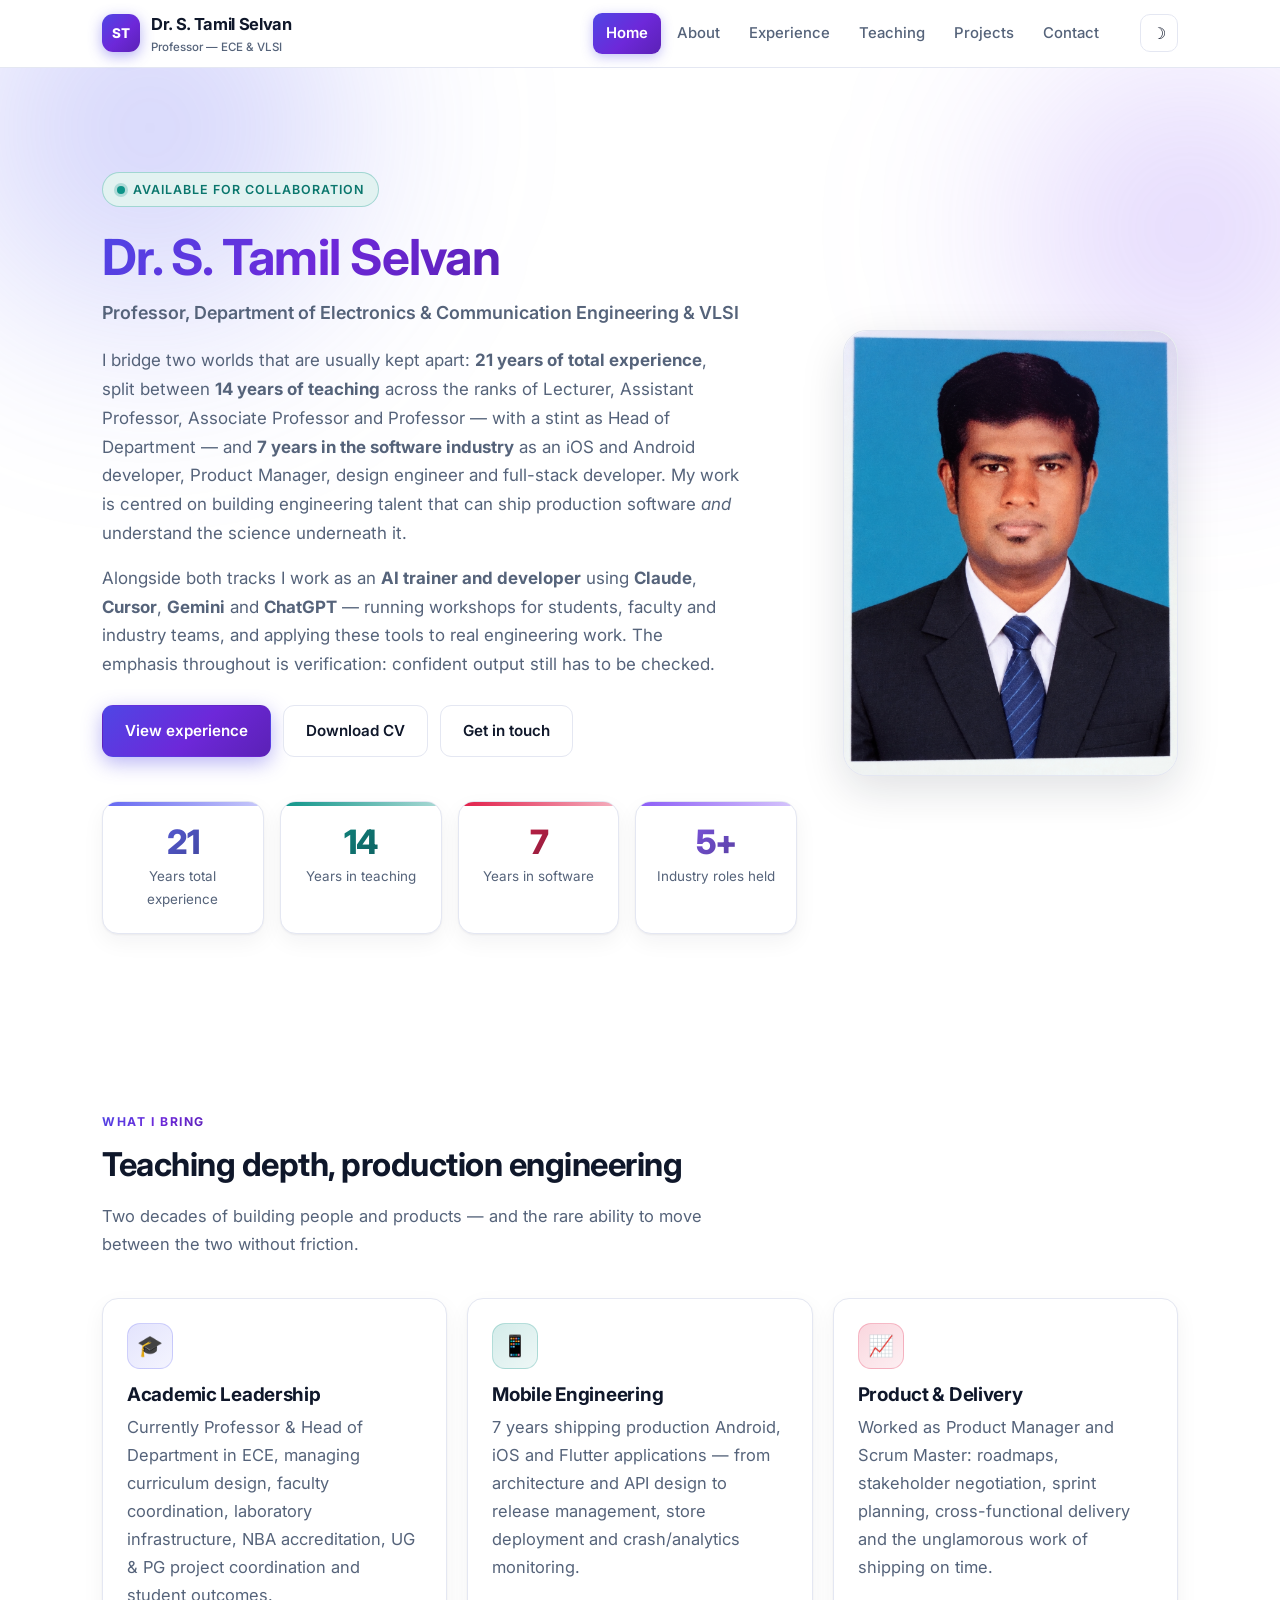
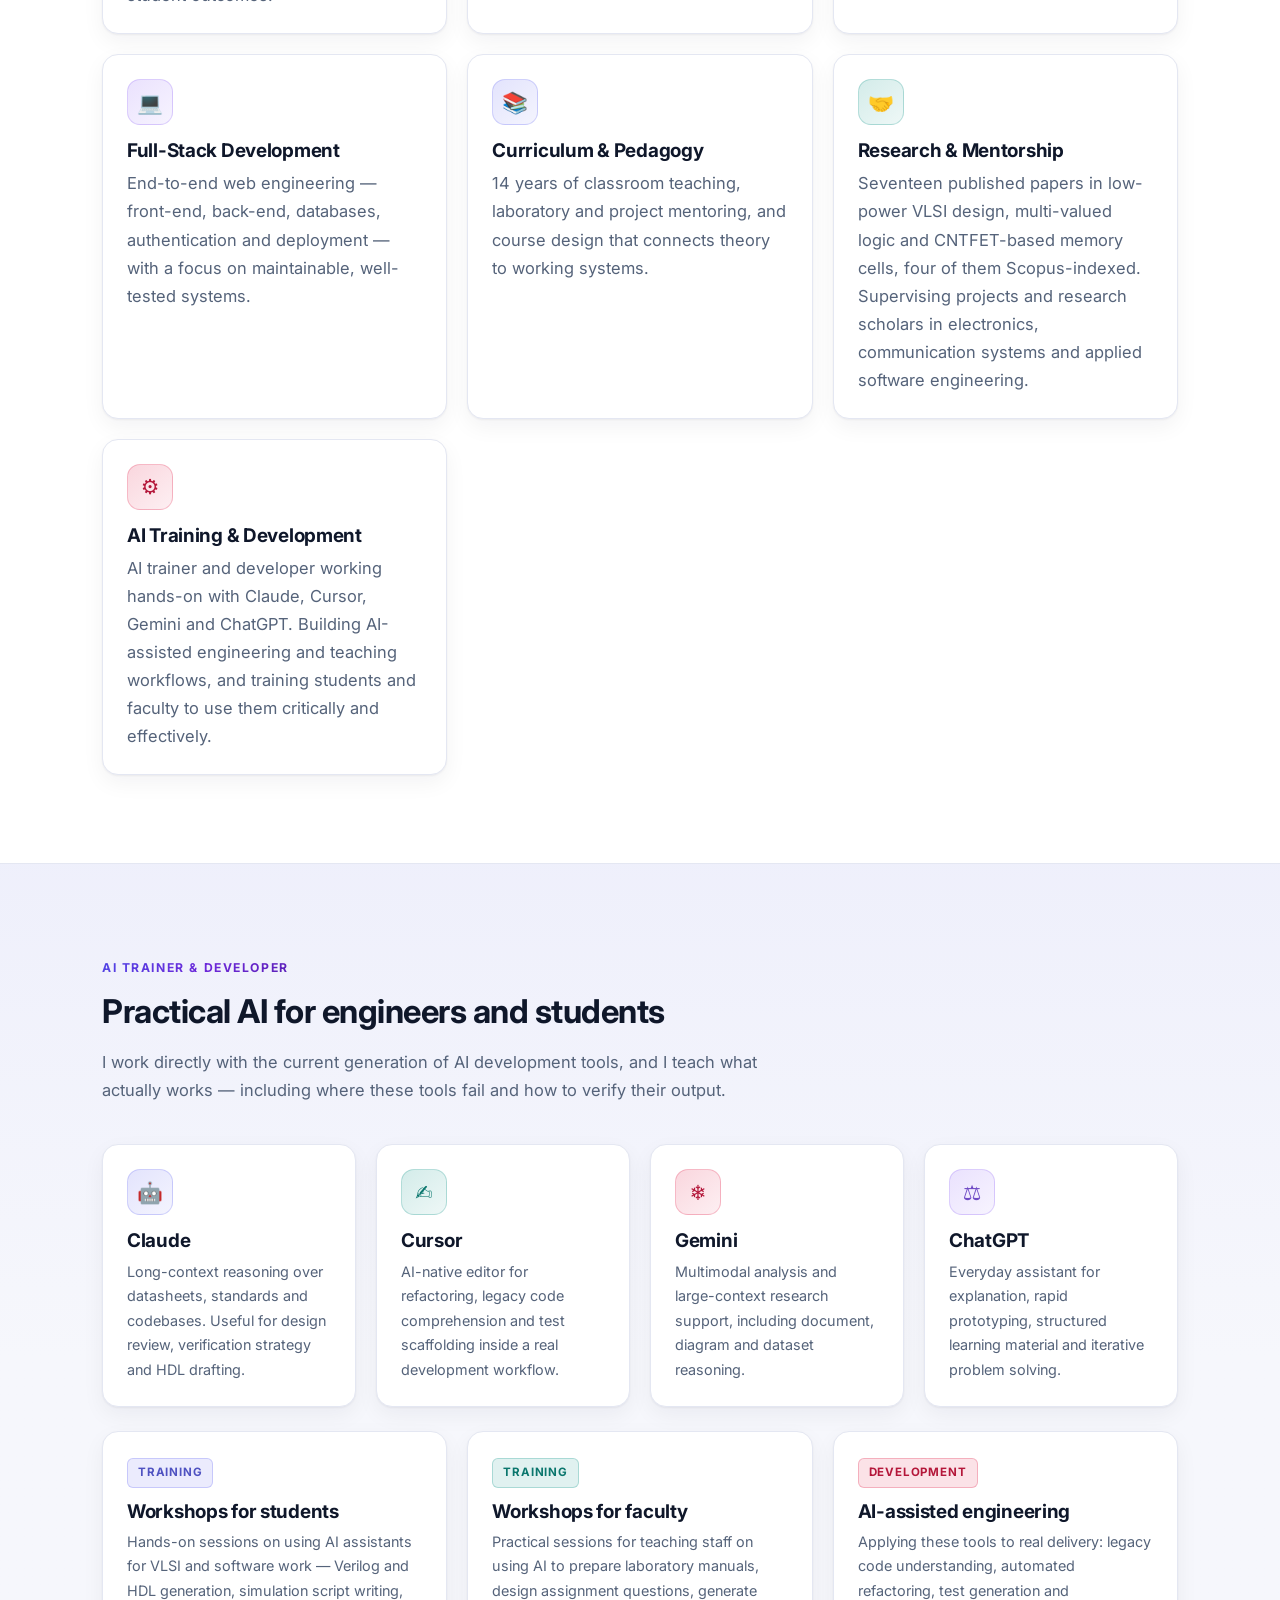
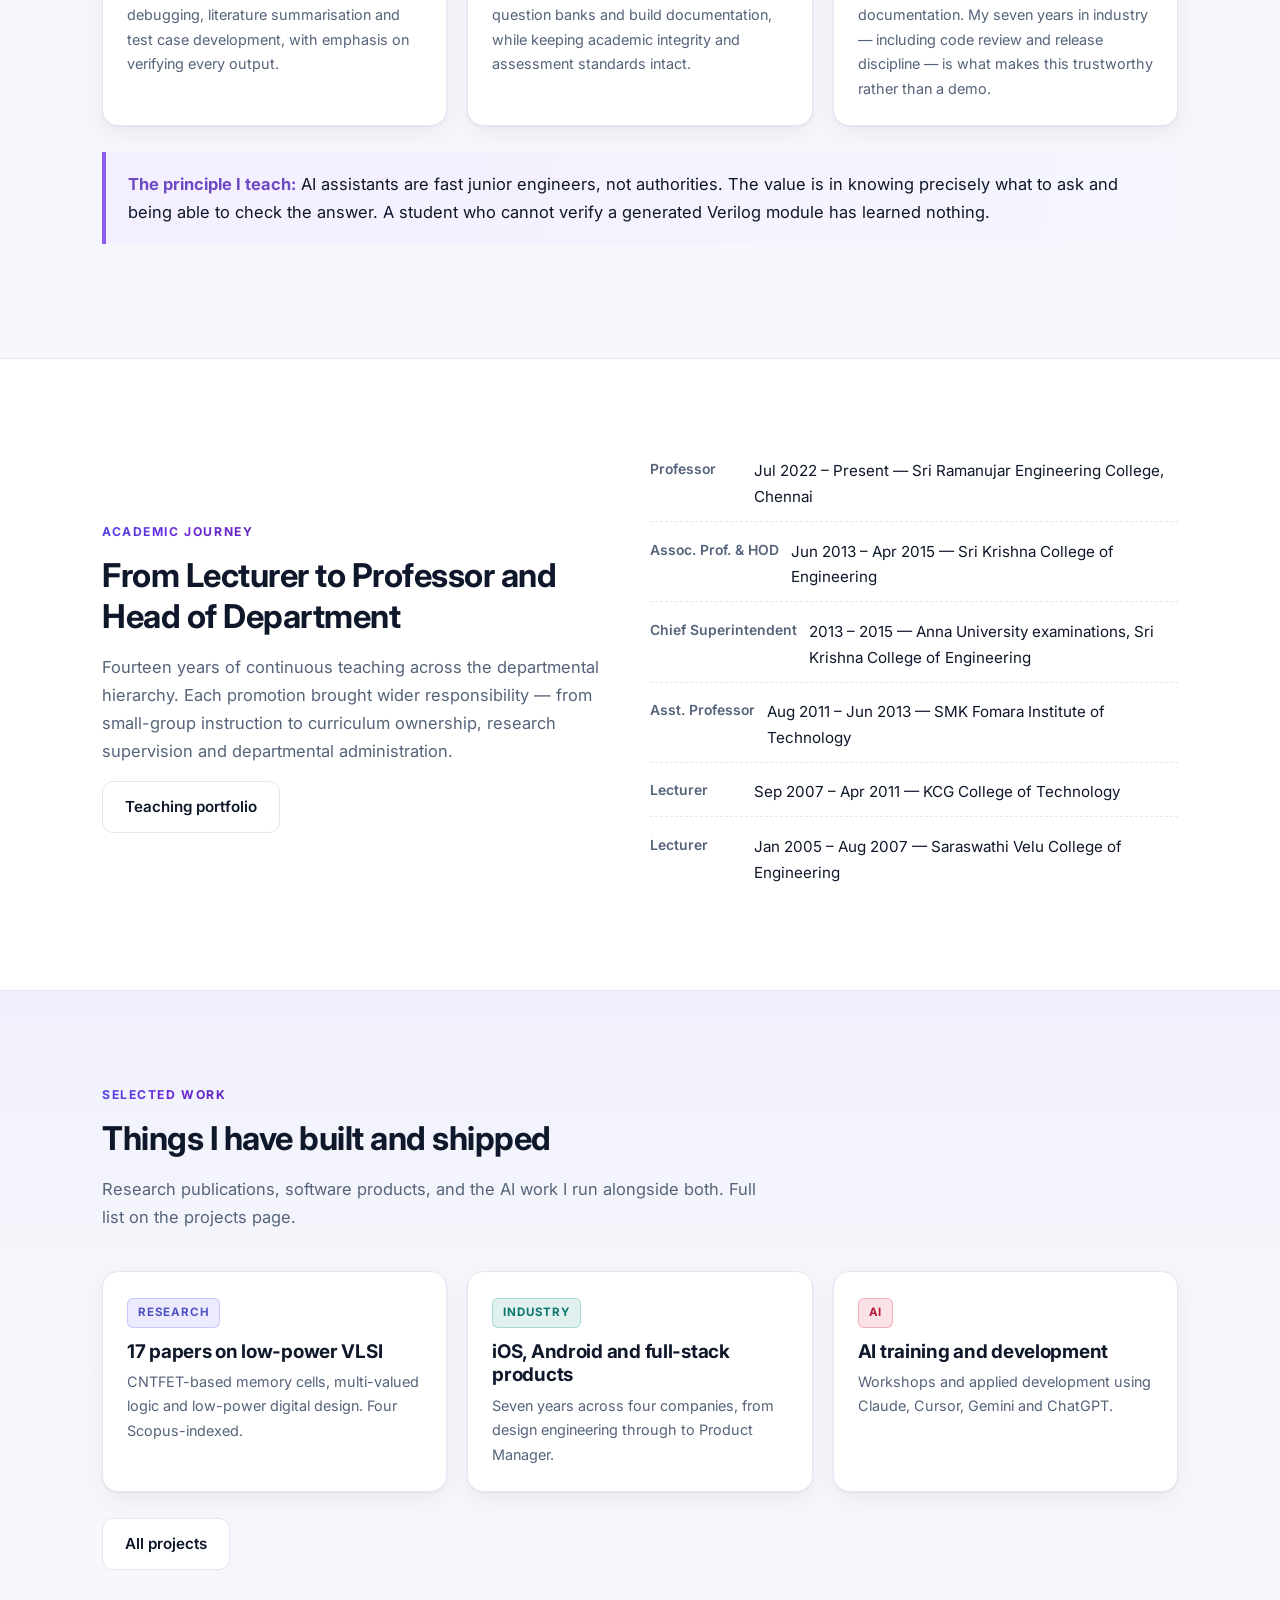
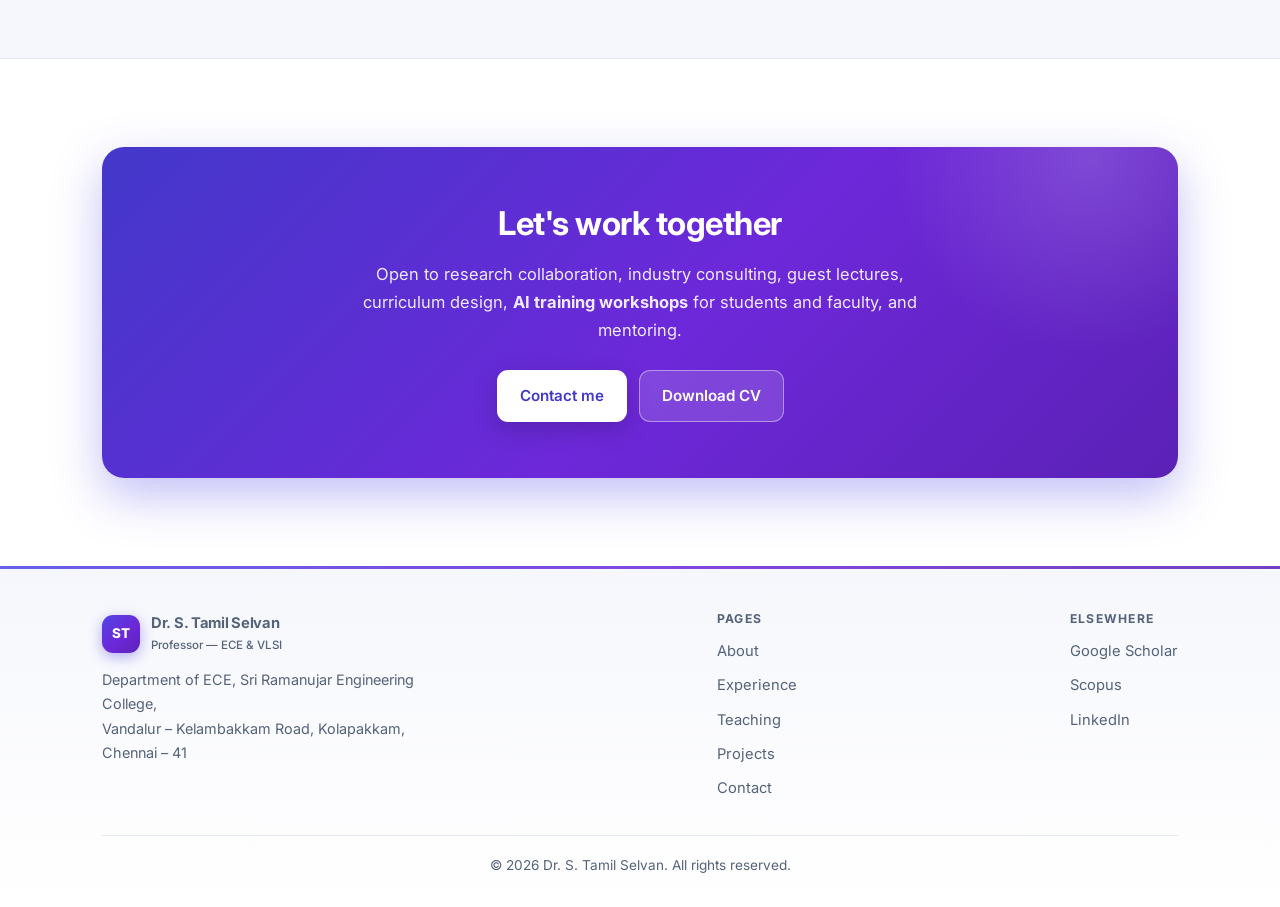
<file: index.html>
<!DOCTYPE html>
<html lang="en" data-theme="light">
<head>
<meta charset="utf-8">
<meta name="viewport" content="width=device-width, initial-scale=1">
<title>Dr. S. Tamil Selvan &mdash; Professor, ECE &amp; Software Development Lead</title>
<meta name="description" content="Portfolio of Dr. S. Tamil Selvan &mdash; Professor in the Department of Electronics &amp; Communication Engineering with 21 years of experience spanning academia (14 years teaching), industry (7 years as iOS and Android developer, Product Manager and full-stack developer) and AI training and development using Claude, Cursor, Gemini and ChatGPT.">
<meta name="author" content="Dr. S. Tamil Selvan">
<meta property="og:title" content="Dr. S. Tamil Selvan &mdash; Academic &amp; Software Portfolio">
<meta property="og:description" content="Professor in ECE. 21 years across teaching and industry. iOS, Android, full-stack development, product management, and AI training and development using Claude, Cursor, Gemini and ChatGPT.">
<meta property="og:type" content="website">
<link rel="preconnect" href="https://fonts.googleapis.com">
<link rel="preconnect" href="https://fonts.gstatic.com" crossorigin>
<link href="https://fonts.googleapis.com/css2?family=Inter:wght@400;500;600;700;800&amp;display=swap" rel="stylesheet">
<link rel="stylesheet" href="assets/css/style.css">
<link rel="icon" href="data:image/svg+xml,<svg xmlns='http://www.w3.org/2000/svg' viewBox='0 0 100 100'><rect width='100' height='100' rx='22' fill='%234f46e5'/><text x='50' y='68' font-size='52' font-family='sans-serif' font-weight='bold' fill='white' text-anchor='middle'>ST</text></svg>">
</head>
<body>
<a class="skip" href="#main">Skip to content</a>

<header class="site-header">
  <div class="wrap">
    <a class="brand" href="index.html">
      <span class="mark">ST</span>
      <span>Dr. S. Tamil Selvan<span class="sub">Professor &mdash; ECE &amp; VLSI</span></span>
    </a>
    <button class="icon-btn menu-btn" data-menu-toggle aria-expanded="false" aria-controls="primary-nav" aria-label="Open menu">&#9776;</button>
    <nav class="nav" id="primary-nav" aria-label="Primary">
      <a href="index.html" aria-current="page">Home</a>
      <a href="about.html">About</a>
      <a href="experience.html">Experience</a>
      <a href="teaching.html">Teaching</a>
      <a href="projects.html">Projects</a>
      <a href="contact.html">Contact</a>
    </nav>
    <div class="nav-tools">
      <button class="icon-btn" data-theme-toggle aria-label="Switch theme">&#9789;</button>
    </div>
  </div>
</header>

<main id="main">

  <section class="hero">
    <div class="wrap hero-grid">
      <div>
        <span class="eyebrow">Available for collaboration</span>
        <h1><span class="name">Dr. S. Tamil Selvan</span></h1>
        <p class="role">Professor, Department of Electronics &amp; Communication Engineering &amp; VLSI</p>
        <p class="lede">
          I bridge two worlds that are usually kept apart: <strong>21 years of total experience</strong>,
          split between <strong>14 years of teaching</strong> across the ranks of Lecturer, Assistant
          Professor, Associate Professor and Professor &mdash; with a stint as Head of Department &mdash;
          and <strong>7 years in the software industry</strong> as an iOS and Android developer,
          Product Manager, design engineer and full-stack developer. My work is centred on building
          engineering talent that can ship production software <em>and</em> understand the science underneath it.
        </p>
        <p class="lede">
          Alongside both tracks I work as an <strong>AI trainer and developer</strong> using
          <strong>Claude</strong>, <strong>Cursor</strong>, <strong>Gemini</strong> and
          <strong>ChatGPT</strong> &mdash; running workshops for students, faculty and industry teams,
          and applying these tools to real engineering work. The emphasis throughout is verification:
          confident output still has to be checked.
        </p>
        <div class="btn-row">
          <a class="btn btn-primary" href="experience.html">View experience</a>
          <a class="btn btn-ghost" href="assets/resume.pdf" download>Download CV</a>
          <a class="btn btn-ghost" href="contact.html">Get in touch</a>
        </div>
        <div class="stats">
          <div class="stat"><div class="n">21</div><div class="l">Years total experience</div></div>
          <div class="stat"><div class="n">14</div><div class="l">Years in teaching</div></div>
          <div class="stat"><div class="n">7</div><div class="l">Years in software</div></div>
          <div class="stat"><div class="n">5+</div><div class="l">Industry roles held</div></div>
        </div>
      </div>
      <div class="portrait reveal">
        <img src="assets/images/Photo.png" width="1094" height="1437"
             alt="Portrait of Dr. S. Tamil Selvan, Professor of Electronics and Communication Engineering">
      </div>
    </div>
  </section>

  <section class="section" id="pillars">
    <div class="wrap">
      <div class="section-head">
        <span class="kicker">What I bring</span>
        <h2>Teaching depth, production engineering</h2>
        <p>Two decades of building people and products &mdash; and the rare ability to move between the two without friction.</p>
      </div>
      <div class="grid g3">
        <article class="card hover reveal">
          <div class="card-icon">&#127891;</div>
          <h3>Academic Leadership</h3>
          <p class="muted">
            Currently Professor &amp; Head of Department in ECE, managing curriculum design, faculty
            coordination, laboratory infrastructure, NBA accreditation, UG &amp; PG project coordination
            and student outcomes.
          </p>
        </article>
        <article class="card hover reveal">
          <div class="card-icon">&#128241;</div>
          <h3>Mobile Engineering</h3>
          <p class="muted">
            7 years shipping production Android, iOS and Flutter applications &mdash; from architecture
            and API design to release management, store deployment and crash/analytics monitoring.
          </p>
        </article>
        <article class="card hover reveal">
          <div class="card-icon">&#128200;</div>
          <h3>Product &amp; Delivery</h3>
          <p class="muted">
            Worked as Product Manager and Scrum Master: roadmaps, stakeholder negotiation,
            sprint planning, cross-functional delivery and the unglamorous work of shipping on time.
          </p>
        </article>
        <article class="card hover reveal">
          <div class="card-icon">&#128187;</div>
          <h3>Full-Stack Development</h3>
          <p class="muted">
            End-to-end web engineering &mdash; front-end, back-end, databases, authentication and
            deployment &mdash; with a focus on maintainable, well-tested systems.
          </p>
        </article>
        <article class="card hover reveal">
          <div class="card-icon">&#128218;</div>
          <h3>Curriculum &amp; Pedagogy</h3>
          <p class="muted">
            14 years of classroom teaching, laboratory and project mentoring, and course design
            that connects theory to working systems.
          </p>
        </article>
        <article class="card hover reveal">
          <div class="card-icon">&#129309;</div>
          <h3>Research &amp; Mentorship</h3>
          <p class="muted">
            Seventeen published papers in low-power VLSI design, multi-valued logic and
            CNTFET-based memory cells, four of them Scopus-indexed. Supervising projects and
            research scholars in electronics, communication systems and applied software engineering.
          </p>
        </article>
        <article class="card hover reveal">
          <div class="card-icon">&#9881;</div>
          <h3>AI Training &amp; Development</h3>
          <p class="muted">
            AI trainer and developer working hands-on with Claude, Cursor, Gemini and ChatGPT.
            Building AI-assisted engineering and teaching workflows, and training students and
            faculty to use them critically and effectively.
          </p>
        </article>
      </div>
    </div>
  </section>

  <section class="section alt" id="ai">
    <div class="wrap">
      <div class="section-head">
        <span class="kicker">AI trainer &amp; developer</span>
        <h2>Practical AI for engineers and students</h2>
        <p>
          I work directly with the current generation of AI development tools, and I teach what
          actually works &mdash; including where these tools fail and how to verify their output.
        </p>
      </div>

      <div class="grid g4" style="margin-bottom:24px">
        <div class="card">
          <div class="card-icon">&#129302;</div>
          <h3>Claude</h3>
          <p class="muted small">Long-context reasoning over datasheets, standards and codebases. Useful for design review, verification strategy and HDL drafting.</p>
        </div>
        <div class="card">
          <div class="card-icon">&#9997;</div>
          <h3>Cursor</h3>
          <p class="muted small">AI-native editor for refactoring, legacy code comprehension and test scaffolding inside a real development workflow.</p>
        </div>
        <div class="card">
          <div class="card-icon">&#10052;</div>
          <h3>Gemini</h3>
          <p class="muted small">Multimodal analysis and large-context research support, including document, diagram and dataset reasoning.</p>
        </div>
        <div class="card">
          <div class="card-icon">&#9878;</div>
          <h3>ChatGPT</h3>
          <p class="muted small">Everyday assistant for explanation, rapid prototyping, structured learning material and iterative problem solving.</p>
        </div>
      </div>

      <div class="grid g3">
        <div class="card hover">
          <span class="tag">Training</span>
          <h3>Workshops for students</h3>
          <p class="muted small">
            Hands-on sessions on using AI assistants for VLSI and software work &mdash; Verilog and
            HDL generation, simulation script writing, debugging, literature summarisation and test
            case development, with emphasis on verifying every output.
          </p>
        </div>
        <div class="card hover">
          <span class="tag">Training</span>
          <h3>Workshops for faculty</h3>
          <p class="muted small">
            Practical sessions for teaching staff on using AI to prepare laboratory manuals, design
            assignment questions, generate question banks and build documentation, while keeping
            academic integrity and assessment standards intact.
          </p>
        </div>
        <div class="card hover">
          <span class="tag">Development</span>
          <h3>AI-assisted engineering</h3>
          <p class="muted small">
            Applying these tools to real delivery: legacy code understanding, automated refactoring,
            test generation and documentation. My seven years in industry &mdash; including code review
            and release discipline &mdash; is what makes this trustworthy rather than a demo.
          </p>
        </div>
      </div>

      <div class="note">
        <p><strong>The principle I teach:</strong> AI assistants are fast junior engineers, not
          authorities. The value is in knowing precisely what to ask and being able to check the
          answer. A student who cannot verify a generated Verilog module has learned nothing.</p>
      </div>
    </div>
  </section>

  <section class="section" id="preview-teaching">
    <div class="wrap">
      <div class="grid g2" style="align-items:center">
        <div>
          <span class="kicker">Academic journey</span>
          <h2>From Lecturer to Professor and Head of Department</h2>
          <p class="muted">
            Fourteen years of continuous teaching across the departmental hierarchy. Each promotion
            brought wider responsibility &mdash; from small-group instruction to curriculum ownership,
            research supervision and departmental administration.
          </p>

          <a class="btn btn-ghost" href="teaching.html">Teaching portfolio</a>
        </div>
        <ul class="contact-list reveal">
          <li><span class="k">Professor</span><span>Jul 2022 &ndash; Present &mdash; Sri Ramanujar Engineering College, Chennai</span></li>
            <li><span class="k">Assoc. Prof. &amp; HOD</span><span>Jun 2013 &ndash; Apr 2015 &mdash; Sri Krishna College of Engineering</span></li>
            <li><span class="k">Chief Superintendent</span><span>2013 &ndash; 2015 &mdash; Anna University examinations, Sri Krishna College of Engineering</span></li>
          <li><span class="k">Asst. Professor</span><span>Aug 2011 &ndash; Jun 2013 &mdash; SMK Fomara Institute of Technology</span></li>
          <li><span class="k">Lecturer</span><span>Sep 2007 &ndash; Apr 2011 &mdash; KCG College of Technology</span></li>
          <li><span class="k">Lecturer</span><span>Jan 2005 &ndash; Aug 2007 &mdash; Saraswathi Velu College of Engineering</span></li>
        </ul>
      </div>
    </div>
  </section>

  <section class="section alt" id="preview-projects">
    <div class="wrap">
      <div class="section-head">
        <span class="kicker">Selected work</span>
        <h2>Things I have built and shipped</h2>
        <p>Research publications, software products, and the AI work I run alongside both. Full list on the projects page.</p>
      </div>
      <div class="grid g3">
        <article class="card hover reveal">
          <span class="tag">Research</span>
          <h3>17 papers on low-power VLSI</h3>
          <p class="muted small">CNTFET-based memory cells, multi-valued logic and low-power digital design. Four Scopus-indexed.</p>
        </article>
        <article class="card hover reveal">
          <span class="tag">Industry</span>
          <h3>iOS, Android and full-stack products</h3>
          <p class="muted small">Seven years across four companies, from design engineering through to Product Manager.</p>
        </article>
        <article class="card hover reveal">
          <span class="tag">AI</span>
          <h3>AI training and development</h3>
          <p class="muted small">Workshops and applied development using Claude, Cursor, Gemini and ChatGPT.</p>
        </article>
      </div>
      <div class="btn-row">
        <a class="btn btn-ghost" href="projects.html">All projects</a>
      </div>
    </div>
  </section>

  <section class="section">
    <div class="wrap">
      <div class="cta">
        <h2>Let's work together</h2>
        <p>
          Open to research collaboration, industry consulting, guest lectures, curriculum design,
          <strong>AI training workshops</strong> for students and faculty, and mentoring.
        </p>
        <div class="btn-row" style="justify-content:center">
          <a class="btn btn-primary" href="contact.html">Contact me</a>
          <a class="btn btn-ghost" href="assets/resume.pdf" download>Download CV</a>
        </div>
      </div>
    </div>
  </section>

</main>

<footer class="site-footer">
  <div class="wrap">
    <div class="footer-grid">
      <div>
        <a class="brand" href="index.html">
          <span class="mark">ST</span>
          <span>Dr. S. Tamil Selvan<span class="sub">Professor &mdash; ECE &amp; VLSI</span></span>
        </a>
        <p class="small muted" style="margin-top:12px;max-width:38ch">
          Department of ECE, Sri Ramanujar Engineering College,<br>Vandalur &ndash; Kelambakkam Road, Kolapakkam, Chennai &ndash; 41
        </p>
      </div>
      <div>
        <h3>Pages</h3>
        <ul>
          <li><a href="about.html">About</a></li>
          <li><a href="experience.html">Experience</a></li>
          <li><a href="teaching.html">Teaching</a></li>
          <li><a href="projects.html">Projects</a></li>
          <li><a href="contact.html">Contact</a></li>
        </ul>
      </div>
      <div>
        <h3>Elsewhere</h3>
        <ul>
          <li><a href="https://scholar.google.com/citations?hl=en&amp;user=R4JddYAAAAAJ" target="_blank" rel="noopener noreferrer">Google Scholar</a></li>
          <li><a href="https://www.scopus.com/authid/detail.uri?authorId=57210962589" target="_blank" rel="noopener noreferrer">Scopus</a></li>
          <li><a href="https://www.linkedin.com/feed/" target="_blank" rel="noopener noreferrer">LinkedIn</a></li>

        </ul>
      </div>
    </div>
    <div class="footer-bottom">
      <span>&copy; <span data-year></span> Dr. S. Tamil Selvan. All rights reserved.</span>
    </div>
  </div>
</footer>

<script src="assets/js/main.js"></script>
</body>
</html>
</file>
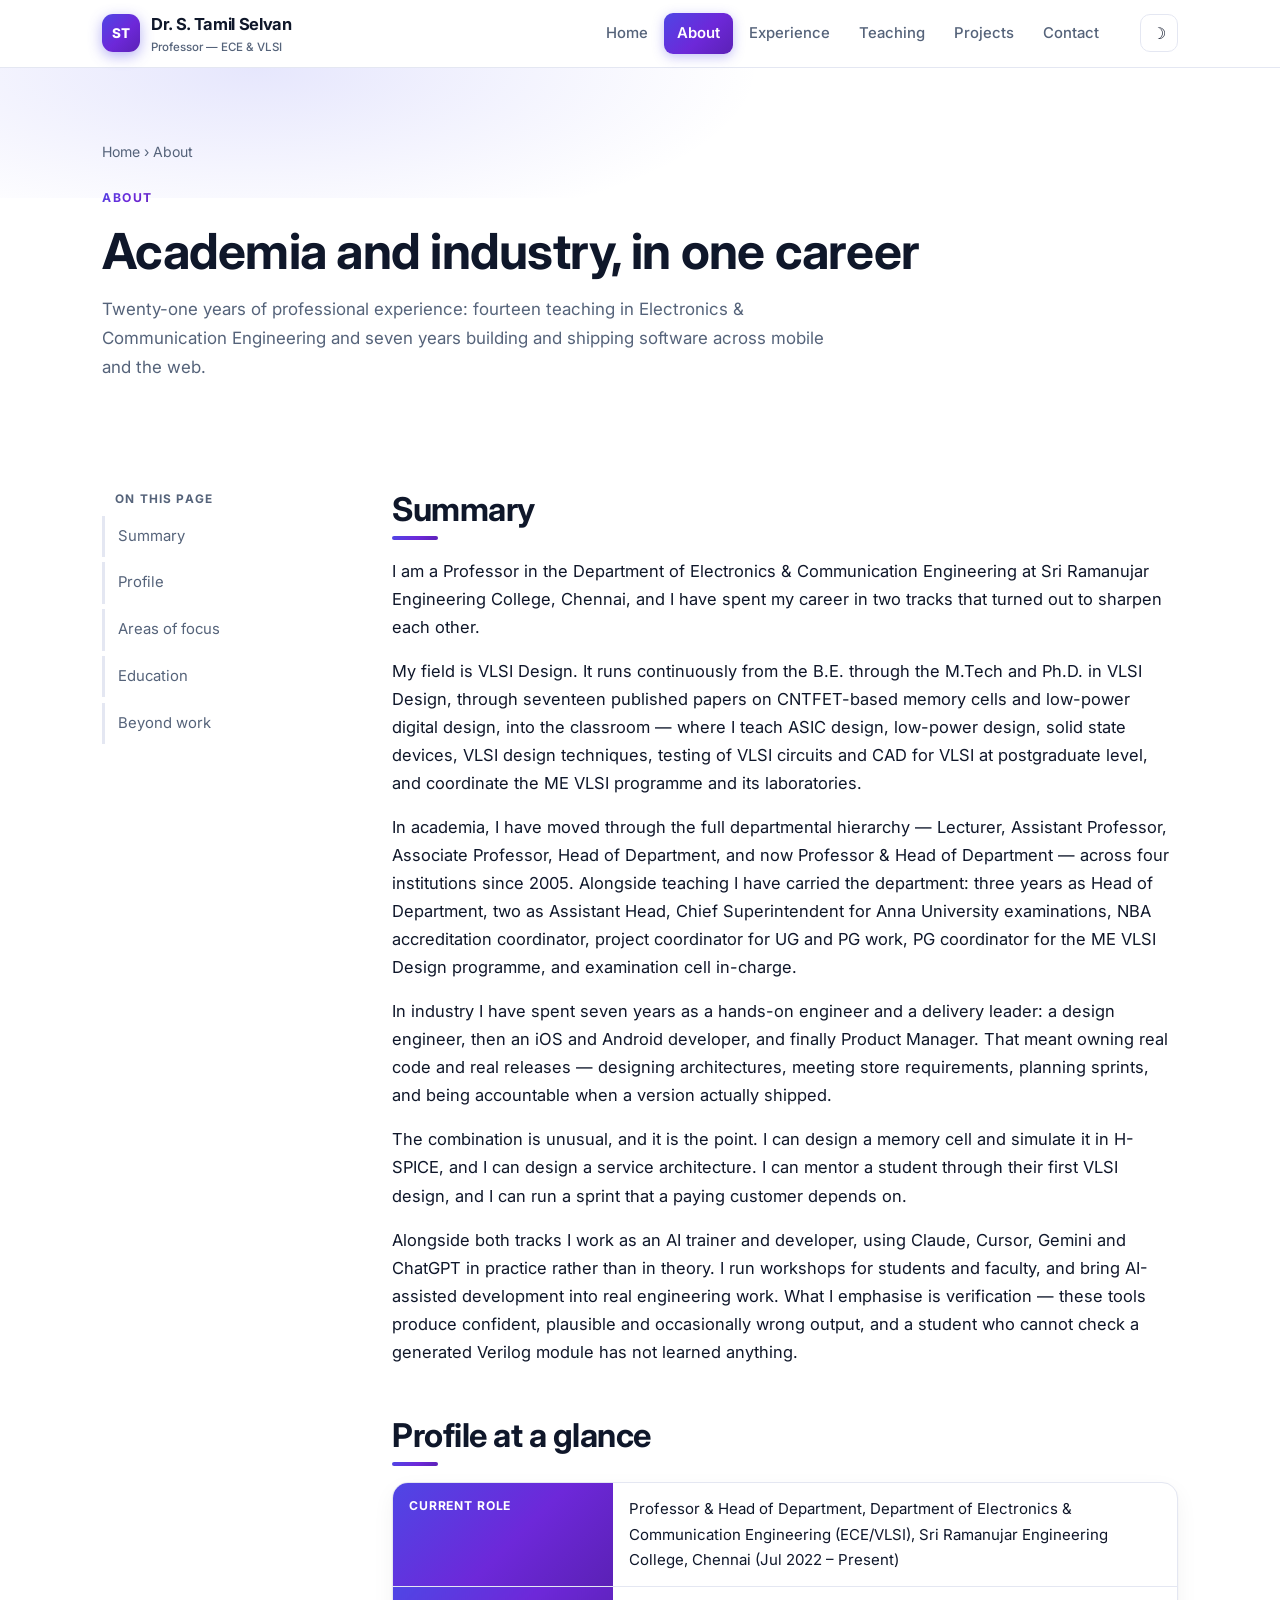
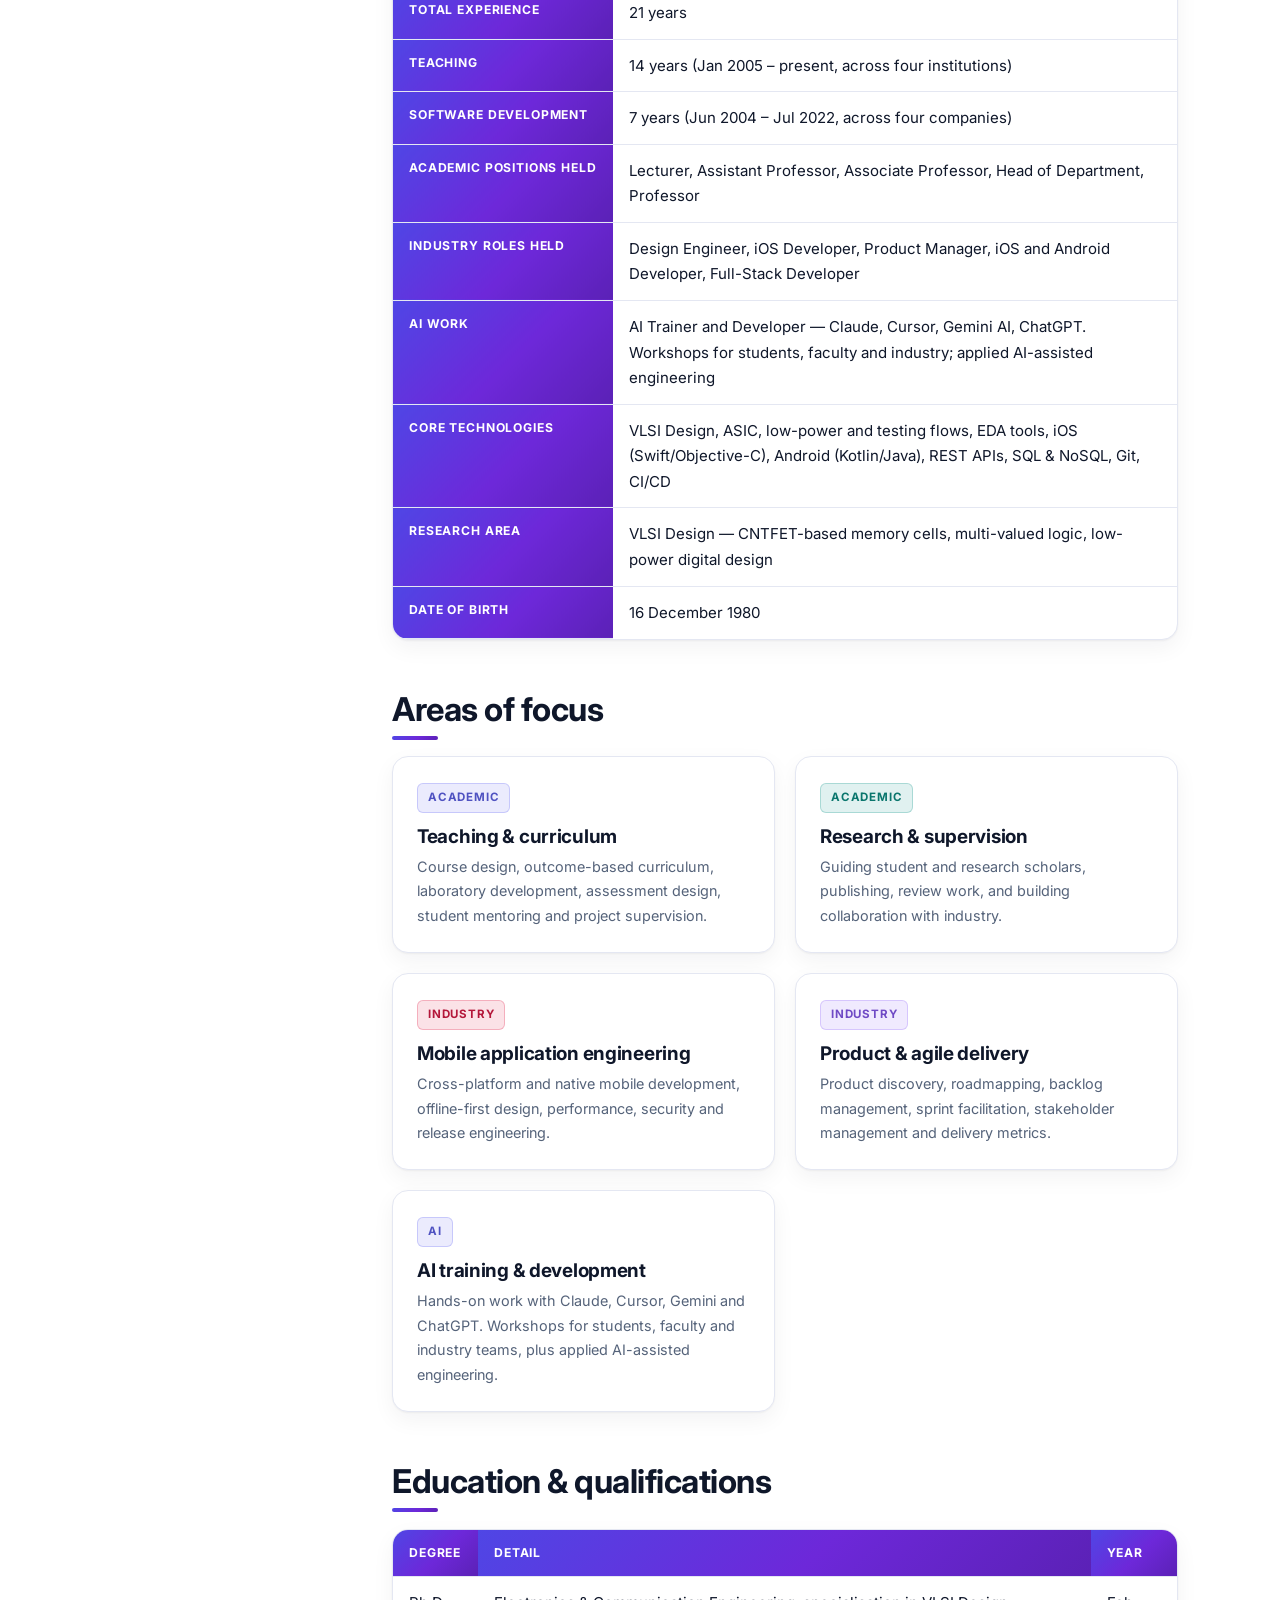
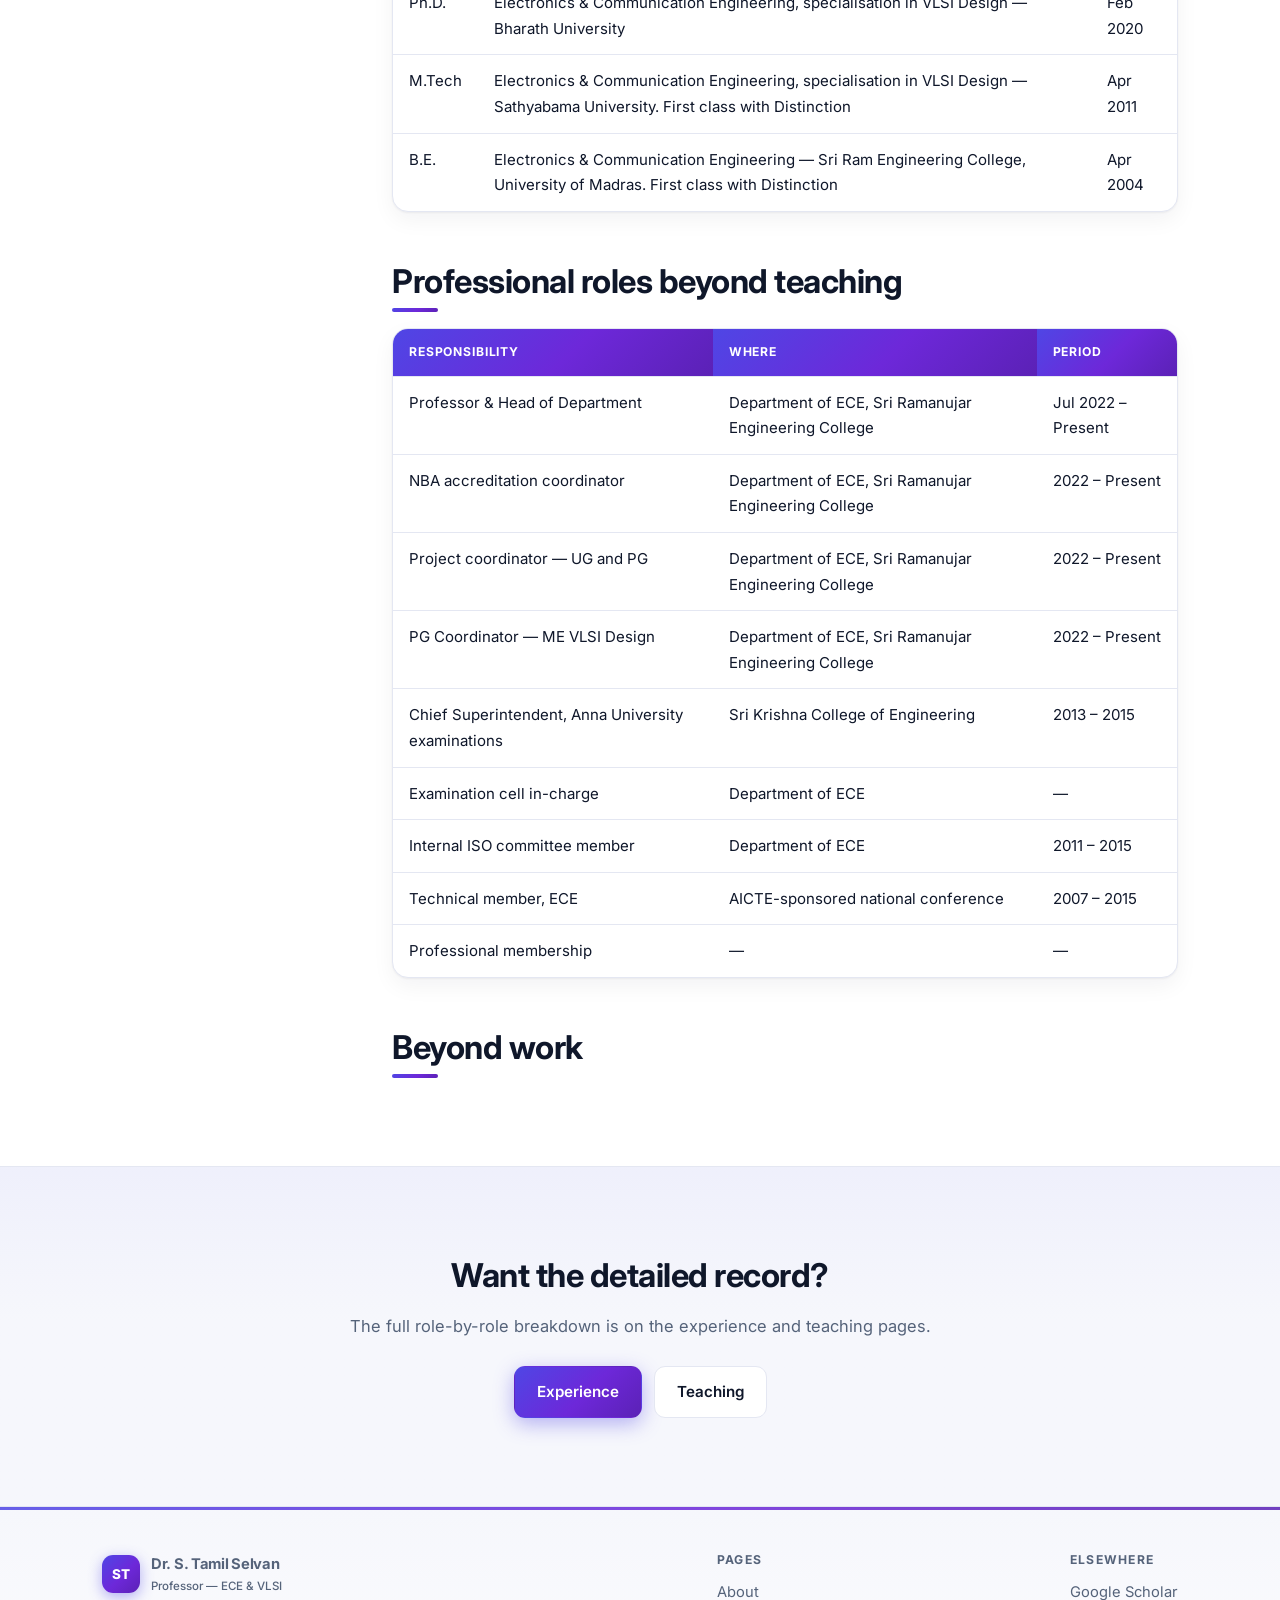
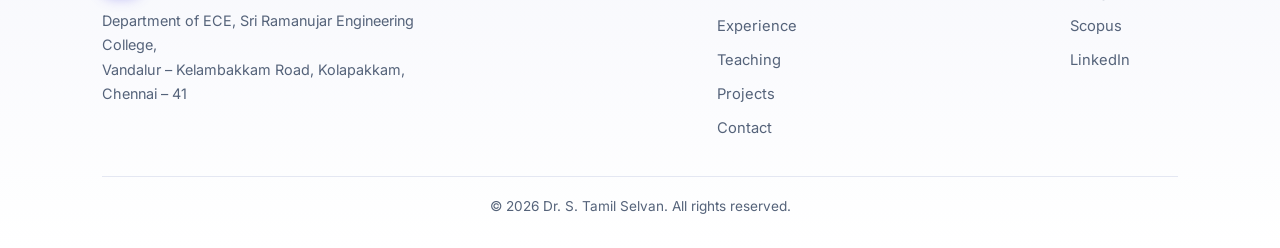
<file: about.html>
<!DOCTYPE html>
<html lang="en" data-theme="light">
<head>
<meta charset="utf-8">
<meta name="viewport" content="width=device-width, initial-scale=1">
<title>About &mdash; Dr. S. Tamil Selvan</title>
<meta name="description" content="Background, career overview and professional focus of Dr. S. Tamil Selvan, Professor in ECE with 21 years of combined academic and software industry experience.">
<link rel="preconnect" href="https://fonts.googleapis.com">
<link rel="preconnect" href="https://fonts.gstatic.com" crossorigin>
<link href="https://fonts.googleapis.com/css2?family=Inter:wght@400;500;600;700;800&amp;display=swap" rel="stylesheet">
<link rel="stylesheet" href="assets/css/style.css">
<link rel="icon" href="data:image/svg+xml,<svg xmlns='http://www.w3.org/2000/svg' viewBox='0 0 100 100'><rect width='100' height='100' rx='22' fill='%234f46e5'/><text x='50' y='68' font-size='52' font-family='sans-serif' font-weight='bold' fill='white' text-anchor='middle'>ST</text></svg>">
</head>
<body>
<a class="skip" href="#main">Skip to content</a>

<header class="site-header">
  <div class="wrap">
    <a class="brand" href="index.html">
      <span class="mark">ST</span>
      <span>Dr. S. Tamil Selvan<span class="sub">Professor &mdash; ECE &amp; VLSI</span></span>
    </a>
    <button class="icon-btn menu-btn" data-menu-toggle aria-expanded="false" aria-controls="primary-nav" aria-label="Open menu">&#9776;</button>
    <nav class="nav" id="primary-nav" aria-label="Primary">
      <a href="index.html">Home</a>
      <a href="about.html" aria-current="page">About</a>
      <a href="experience.html">Experience</a>
      <a href="teaching.html">Teaching</a>
      <a href="projects.html">Projects</a>
      <a href="contact.html">Contact</a>
    </nav>
    <div class="nav-tools">
      <button class="icon-btn" data-theme-toggle aria-label="Switch theme">&#9789;</button>
    </div>
  </div>
</header>

<main id="main">

  <section class="page-head">
    <div class="wrap">
      <p class="crumbs"><a href="index.html">Home</a> &rsaquo; About</p>
      <span class="kicker">About</span>
      <h1>Academia and industry, in one career</h1>
      <p class="lede">
        Twenty-one years of professional experience: fourteen teaching in Electronics &amp; Communication
          Engineering and seven years building and shipping software across mobile and the web.
      </p>
    </div>
  </section>

  <section class="section">
    <div class="wrap split">
      <aside class="side-nav">
        <ul>
          <li class="grp">On this page</li>
          <li><a href="#summary">Summary</a></li>
          <li><a href="#profile">Profile</a></li>
          <li><a href="#focus">Areas of focus</a></li>
          <li><a href="#credentials">Education</a></li>
          <li><a href="#beyond">Beyond work</a></li>
        </ul>
      </aside>

      <div class="prose">
        <h2 id="summary">Summary</h2>
        <p>
          I am a Professor in the Department of Electronics &amp; Communication Engineering at Sri
          Ramanujar Engineering College, Chennai, and I have spent my career in two tracks that
          turned out to sharpen each other.
        </p>
        <p>
          My field is VLSI Design. It runs continuously from the B.E. through the M.Tech and Ph.D.
          in VLSI Design, through seventeen published papers on CNTFET-based memory cells and
          low-power digital design, into the classroom &mdash; where I teach ASIC design, low-power
          design, solid state devices, VLSI design techniques, testing of VLSI circuits and CAD for
          VLSI at postgraduate level, and coordinate the ME VLSI programme and its laboratories.
        </p>
        <p>
          In academia, I have moved through the full departmental hierarchy &mdash; Lecturer,
          Assistant Professor, Associate Professor, Head of Department, and now Professor &amp; Head
          of Department &mdash; across four institutions since 2005. Alongside teaching I have carried
          the department: three years as Head of Department, two as Assistant Head, Chief
          Superintendent for Anna University examinations, NBA accreditation coordinator, project
          coordinator for UG and PG work, PG coordinator for the ME VLSI Design programme, and
          examination cell in-charge.
        </p>
        <p>
          In industry I have spent seven years as a hands-on engineer and a delivery leader: a
          design engineer, then an iOS and Android developer, and finally Product Manager. That meant
          owning real code and real releases &mdash; designing architectures, meeting store
          requirements, planning sprints, and being accountable when a version actually shipped.
        </p>
        <p>
          The combination is unusual, and it is the point. I can design a memory cell and simulate it
          in H-SPICE, and I can design a service architecture. I can mentor a student through their
          first VLSI design, and I can run a sprint that a paying customer depends on.
        </p>
        <p>
          Alongside both tracks I work as an AI trainer and developer, using Claude, Cursor, Gemini
          and ChatGPT in practice rather than in theory. I run workshops for students and faculty,
          and bring AI-assisted development into real engineering work. What I emphasise is
          verification &mdash; these tools produce confident, plausible and occasionally wrong output,
          and a student who cannot check a generated Verilog module has not learned anything.
        </p>

        <h2 id="profile">Profile at a glance</h2>
        <div class="table-wrap">
          <table>
            <tbody>
              <tr><th>Current role</th><td>Professor &amp; Head of Department, Department of Electronics &amp; Communication Engineering (ECE/VLSI), Sri Ramanujar Engineering College, Chennai (Jul 2022 &ndash; Present)</td></tr>
              <tr><th>Total experience</th><td>21 years</td></tr>
              <tr><th>Teaching</th><td>14 years (Jan 2005 &ndash; present, across four institutions)</td></tr>
              <tr><th>Software development</th><td>7 years (Jun 2004 &ndash; Jul 2022, across four companies)</td></tr>
              <tr><th>Academic positions held</th><td>Lecturer, Assistant Professor, Associate Professor, Head of Department, Professor</td></tr>
              <tr><th>Industry roles held</th><td>Design Engineer, iOS Developer, Product Manager, iOS and Android Developer, Full-Stack Developer</td></tr>
              <tr><th>AI work</th><td>AI Trainer and Developer &mdash; Claude, Cursor, Gemini AI, ChatGPT. Workshops for students, faculty and industry; applied AI-assisted engineering</td></tr>
              <tr><th>Core technologies</th><td>VLSI Design, ASIC, low-power and testing flows, EDA tools, iOS (Swift/Objective-C), Android (Kotlin/Java), REST APIs, SQL &amp; NoSQL, Git, CI/CD</td></tr>
              <tr><th>Research area</th><td>VLSI Design &mdash; CNTFET-based memory cells, multi-valued logic, low-power digital design</td></tr>
              <tr><th>Date of birth</th><td>16 December 1980</td></tr>
            </tbody>
          </table>
        </div>

        <h2 id="focus">Areas of focus</h2>
        <div class="grid g2" style="margin-bottom:1.5rem">
          <div class="card">
            <span class="tag">Academic</span>
            <h3>Teaching &amp; curriculum</h3>
            <p class="muted small">Course design, outcome-based curriculum, laboratory development, assessment design, student mentoring and project supervision.</p>
          </div>
          <div class="card">
            <span class="tag">Academic</span>
            <h3>Research &amp; supervision</h3>
            <p class="muted small">Guiding student and research scholars, publishing, review work, and building collaboration with industry.</p>
          </div>
          <div class="card">
            <span class="tag">Industry</span>
            <h3>Mobile application engineering</h3>
            <p class="muted small">Cross-platform and native mobile development, offline-first design, performance, security and release engineering.</p>
          </div>
          <div class="card">
            <span class="tag">Industry</span>
            <h3>Product &amp; agile delivery</h3>
            <p class="muted small">Product discovery, roadmapping, backlog management, sprint facilitation, stakeholder management and delivery metrics.</p>
          </div>
          <div class="card">
            <span class="tag">AI</span>
            <h3>AI training &amp; development</h3>
            <p class="muted small">Hands-on work with Claude, Cursor, Gemini and ChatGPT. Workshops for students, faculty and industry teams, plus applied AI-assisted engineering.</p>
          </div>
        </div>

        <h2 id="credentials">Education &amp; qualifications</h2>
        <div class="table-wrap">
          <table>
            <thead><tr><th>Degree</th><th>Detail</th><th>Year</th></tr></thead>
            <tbody>
              <tr><td>Ph.D.</td><td>Electronics &amp; Communication Engineering, specialisation in VLSI Design &mdash; Bharath University</td><td>Feb 2020</td></tr>
              <tr><td>M.Tech</td><td>Electronics &amp; Communication Engineering, specialisation in VLSI Design &mdash; Sathyabama University. First class with Distinction</td><td>Apr 2011</td></tr>
              <tr><td>B.E.</td><td>Electronics &amp; Communication Engineering &mdash; Sri Ram Engineering College, University of Madras. First class with Distinction</td><td>Apr 2004</td></tr>
            </tbody>
          </table>
        </div>

        <h2>Professional roles beyond teaching</h2>
        <div class="table-wrap">
          <table>
            <thead><tr><th>Responsibility</th><th>Where</th><th>Period</th></tr></thead>
            <tbody>
              <tr><td>Professor &amp; Head of Department</td><td>Department of ECE, Sri Ramanujar Engineering College</td><td>Jul 2022 &ndash; Present</td></tr>
              <tr><td>NBA accreditation coordinator</td><td>Department of ECE, Sri Ramanujar Engineering College</td><td>2022 &ndash; Present</td></tr>
              <tr><td>Project coordinator &mdash; UG and PG</td><td>Department of ECE, Sri Ramanujar Engineering College</td><td>2022 &ndash; Present</td></tr>
              <tr><td>PG Coordinator &mdash; ME VLSI Design</td><td>Department of ECE, Sri Ramanujar Engineering College</td><td>2022 &ndash; Present</td></tr>
              <tr><td>Chief Superintendent, Anna University examinations</td><td>Sri Krishna College of Engineering</td><td>2013 &ndash; 2015</td></tr>
              <tr><td>Examination cell in-charge</td><td>Department of ECE</td><td>&mdash;</td></tr>
              <tr><td>Internal ISO committee member</td><td>Department of ECE</td><td>2011 &ndash; 2015</td></tr>
              <tr><td>Technical member, ECE</td><td>AICTE-sponsored national conference</td><td>2007 &ndash; 2015</td></tr>
              <tr><td>Professional membership</td><td>&mdash;</td><td>&mdash;</td></tr>
            </tbody>
          </table>
        </div>

        <h2 id="beyond">Beyond work</h2>
      </div>
    </div>
  </section>

  <section class="section alt">
    <div class="wrap center">
      <h2>Want the detailed record?</h2>
      <p class="muted">The full role-by-role breakdown is on the experience and teaching pages.</p>
      <div class="btn-row" style="justify-content:center">
        <a class="btn btn-primary" href="experience.html">Experience</a>
        <a class="btn btn-ghost" href="teaching.html">Teaching</a>
      </div>
    </div>
  </section>

</main>

<footer class="site-footer">
  <div class="wrap">
    <div class="footer-grid">
      <div>
        <a class="brand" href="index.html">
          <span class="mark">ST</span>
          <span>Dr. S. Tamil Selvan<span class="sub">Professor &mdash; ECE &amp; VLSI</span></span>
        </a>
        <p class="small muted" style="margin-top:12px;max-width:38ch">
          Department of ECE, Sri Ramanujar Engineering College,<br>Vandalur &ndash; Kelambakkam Road, Kolapakkam, Chennai &ndash; 41
        </p>
      </div>
      <div>
        <h3>Pages</h3>
        <ul>
          <li><a href="about.html">About</a></li>
          <li><a href="experience.html">Experience</a></li>
          <li><a href="teaching.html">Teaching</a></li>
          <li><a href="projects.html">Projects</a></li>
          <li><a href="contact.html">Contact</a></li>
        </ul>
      </div>
      <div>
        <h3>Elsewhere</h3>
        <ul>
          <li><a href="https://scholar.google.com/citations?hl=en&amp;user=R4JddYAAAAAJ" target="_blank" rel="noopener noreferrer">Google Scholar</a></li>
          <li><a href="https://www.scopus.com/authid/detail.uri?authorId=57210962589" target="_blank" rel="noopener noreferrer">Scopus</a></li>
          <li><a href="https://www.linkedin.com/feed/" target="_blank" rel="noopener noreferrer">LinkedIn</a></li>

        </ul>
      </div>
    </div>
    <div class="footer-bottom">
      <span>&copy; <span data-year></span> Dr. S. Tamil Selvan. All rights reserved.</span>
    </div>
  </div>
</footer>

<script src="assets/js/main.js"></script>
</body>
</html>
</file>
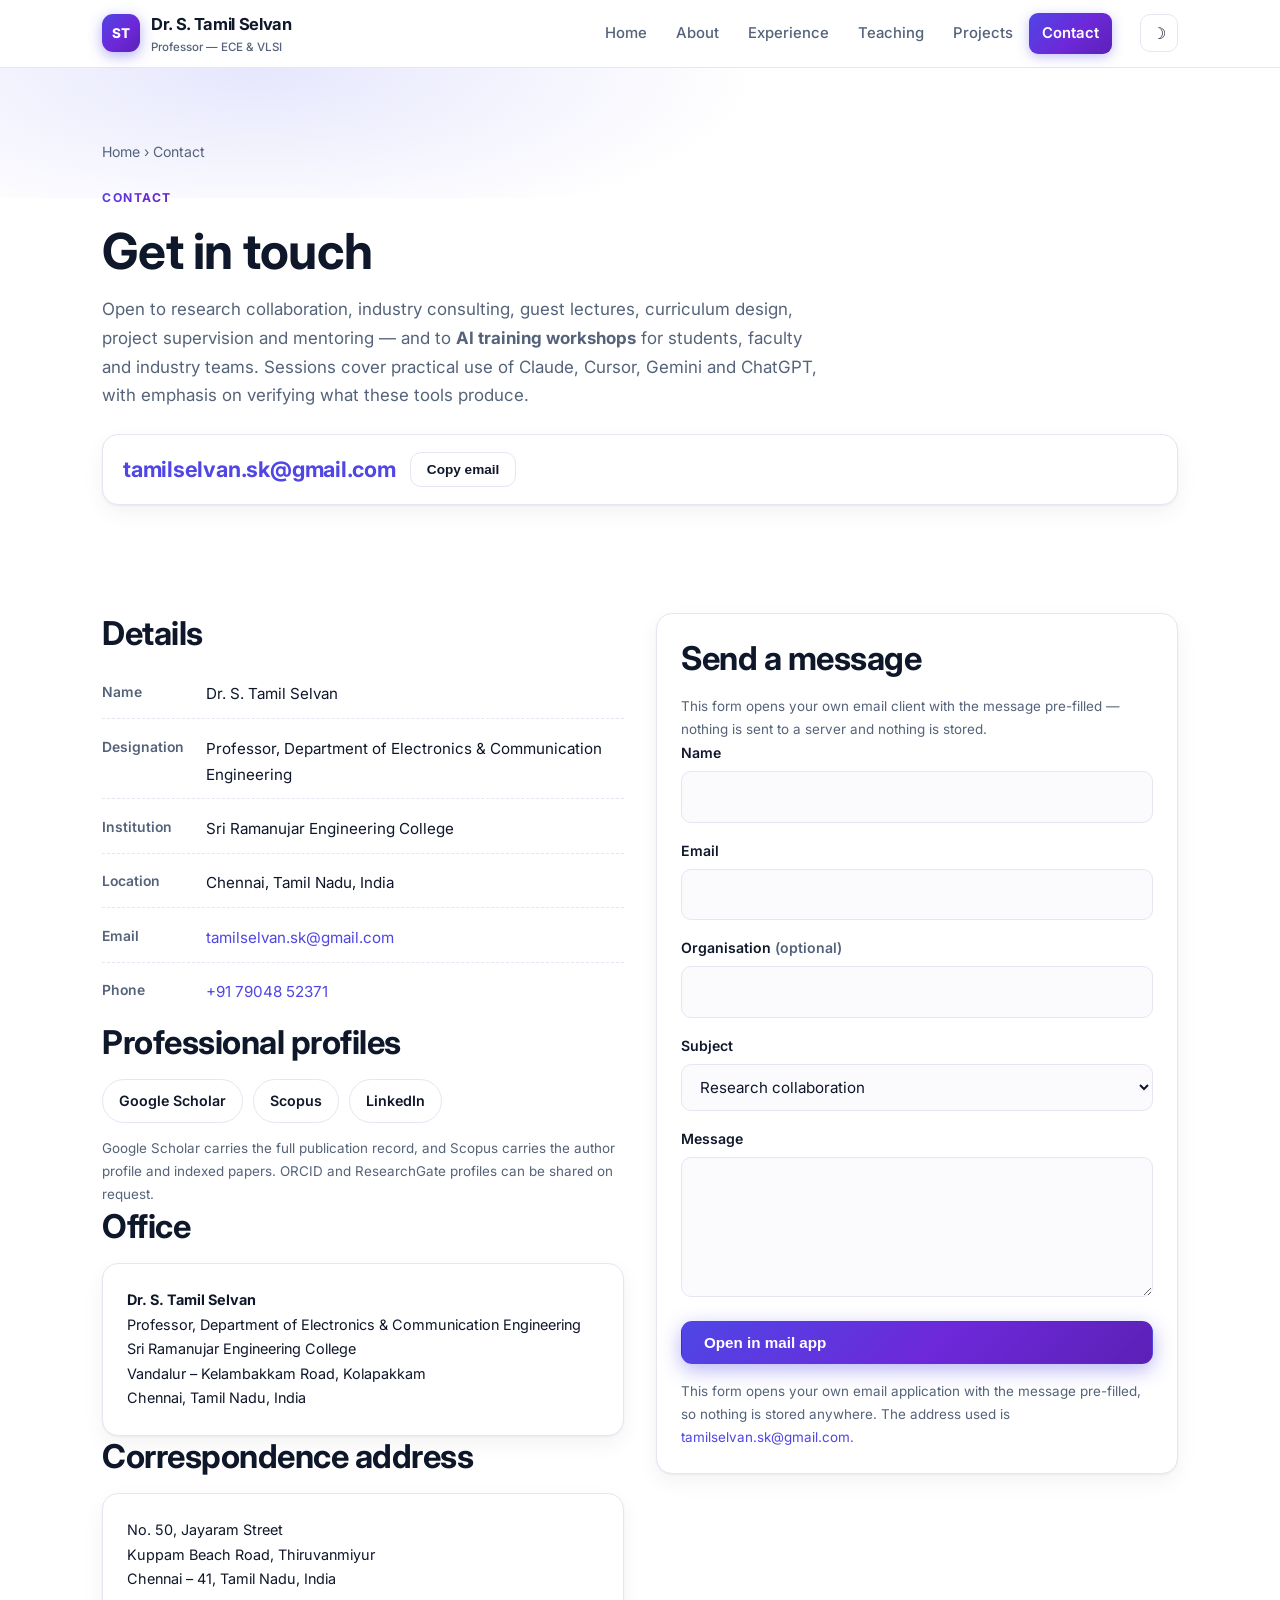
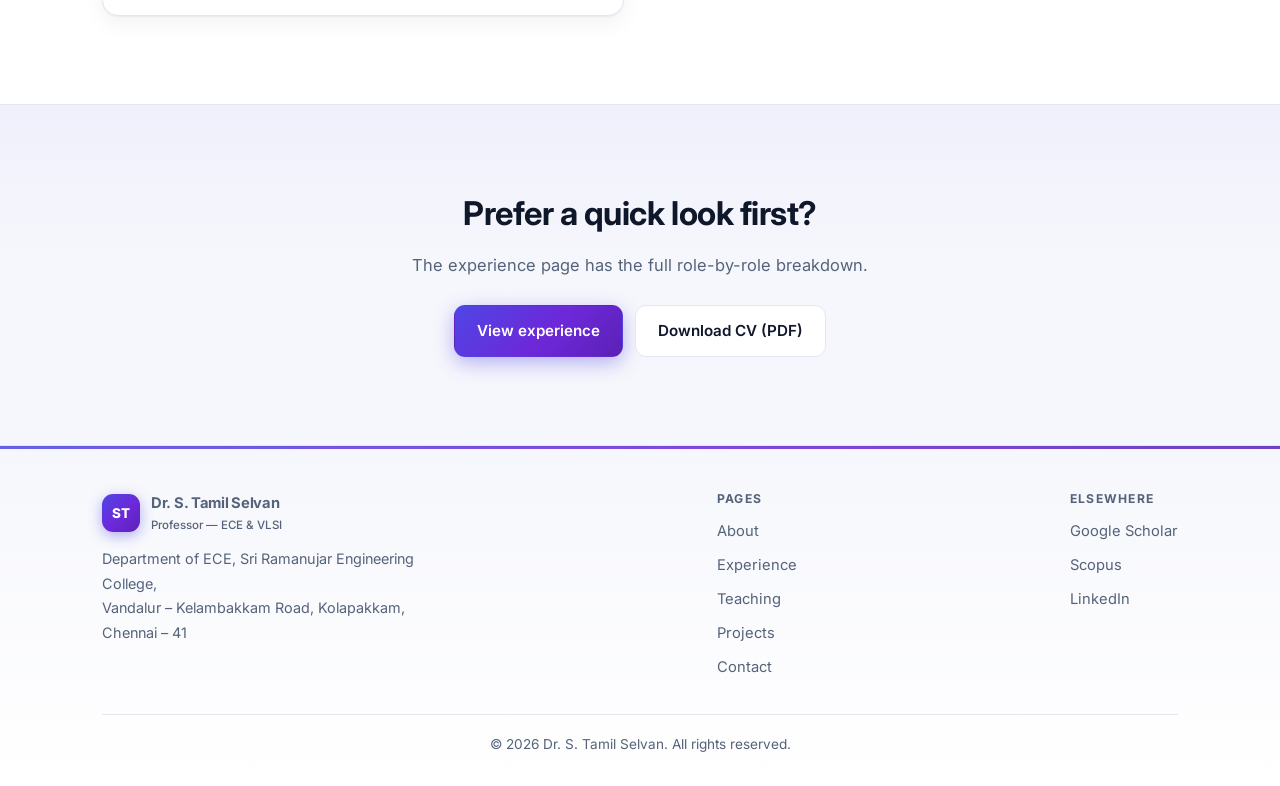
<file: contact.html>
<!DOCTYPE html>
<html lang="en" data-theme="light">
<head>
<meta charset="utf-8">
<meta name="viewport" content="width=device-width, initial-scale=1">
<title>Contact &mdash; Dr. S. Tamil Selvan</title>
<meta name="description" content="Contact Dr. S. Tamil Selvan, Professor in the Department of Electronics &amp; Communication Engineering. Open to research collaboration, industry consulting, guest lectures and mentoring.">
<link rel="preconnect" href="https://fonts.googleapis.com">
<link rel="preconnect" href="https://fonts.gstatic.com" crossorigin>
<link href="https://fonts.googleapis.com/css2?family=Inter:wght@400;500;600;700;800&amp;display=swap" rel="stylesheet">
<link rel="stylesheet" href="assets/css/style.css">
<link rel="icon" href="data:image/svg+xml,<svg xmlns='http://www.w3.org/2000/svg' viewBox='0 0 100 100'><rect width='100' height='100' rx='22' fill='%234f46e5'/><text x='50' y='68' font-size='52' font-family='sans-serif' font-weight='bold' fill='white' text-anchor='middle'>ST</text></svg>">
</head>
<body>
<a class="skip" href="#main">Skip to content</a>

<header class="site-header">
  <div class="wrap">
    <a class="brand" href="index.html">
      <span class="mark">ST</span>
      <span>Dr. S. Tamil Selvan<span class="sub">Professor &mdash; ECE &amp; VLSI</span></span>
    </a>
    <button class="icon-btn menu-btn" data-menu-toggle aria-expanded="false" aria-controls="primary-nav" aria-label="Open menu">&#9776;</button>
    <nav class="nav" id="primary-nav" aria-label="Primary">
      <a href="index.html">Home</a>
      <a href="about.html">About</a>
      <a href="experience.html">Experience</a>
      <a href="teaching.html">Teaching</a>
      <a href="projects.html">Projects</a>
      <a href="contact.html" aria-current="page">Contact</a>
    </nav>
    <div class="nav-tools">
      <button class="icon-btn" data-theme-toggle aria-label="Switch theme">&#9789;</button>
    </div>
  </div>
</header>

<main id="main">

  <section class="page-head">
    <div class="wrap">
      <p class="crumbs"><a href="index.html">Home</a> &rsaquo; Contact</p>
      <span class="kicker">Contact</span>
      <h1>Get in touch</h1>
      <p class="lede">
        Open to research collaboration, industry consulting, guest lectures, curriculum design,
        project supervision and mentoring &mdash; and to <strong>AI training workshops</strong> for
        students, faculty and industry teams. Sessions cover practical use of Claude, Cursor,
            Gemini and ChatGPT, with emphasis on verifying what these tools produce.
          </p>
          <div class="contact-hero">
            <a class="contact-hero-mail" href="mailto:tamilselvan.sk@gmail.com">tamilselvan.sk@gmail.com</a>
            <button class="btn btn-ghost" type="button" data-copy-email="tamilselvan.sk@gmail.com">Copy email</button>
          </div>
        </div>
      </section>

  <section class="section">
    <div class="wrap grid g2" style="align-items:start;gap:32px">

      <div>
        <h2 style="margin-top:0">Details</h2>
        <ul class="contact-list">
          <li><span class="k">Name</span><span>Dr. S. Tamil Selvan</span></li>
          <li><span class="k">Designation</span><span>Professor, Department of Electronics &amp; Communication Engineering</span></li>
          <li><span class="k">Institution</span><span>Sri Ramanujar Engineering College</span></li>
          <li><span class="k">Location</span><span>Chennai, Tamil Nadu, India</span></li>
          <li><span class="k">Email</span><span><a href="mailto:tamilselvan.sk@gmail.com">tamilselvan.sk@gmail.com</a></span></li>
          <li><span class="k">Phone</span><span><a href="tel:+917904852371">+91 79048 52371</a></span></li>
        </ul>

          <h2>Professional profiles</h2>
            <div class="social">
              <a href="https://scholar.google.com/citations?hl=en&amp;user=R4JddYAAAAAJ" target="_blank" rel="noopener noreferrer">Google Scholar</a>
              <a href="https://www.scopus.com/authid/detail.uri?authorId=57210962589" target="_blank" rel="noopener noreferrer">Scopus</a>
              <a href="https://www.linkedin.com/feed/" target="_blank" rel="noopener noreferrer">LinkedIn</a>
            </div>
            <p class="form-note" style="margin-top:14px">
              Google Scholar carries the full publication record, and Scopus carries the
              author profile and indexed papers. ORCID and ResearchGate profiles can be
              shared on request.
            </p>

        <h2>Office</h2>
        <div class="card">
          <p class="small" style="margin:0">
            <strong>Dr. S. Tamil Selvan</strong><br>
            Professor, Department of Electronics &amp; Communication Engineering<br>
            Sri Ramanujar Engineering College<br>
            Vandalur &ndash; Kelambakkam Road, Kolapakkam<br>
            Chennai, Tamil Nadu, India
          </p>
        </div>
        <h2>Correspondence address</h2>
        <div class="card">
          <p class="small" style="margin:0">
            No. 50, Jayaram Street<br>
            Kuppam Beach Road, Thiruvanmiyur<br>
            Chennai &ndash; 41, Tamil Nadu, India
          </p>
        </div>
      </div>

      <div>
        <div class="card">
          <h2 style="margin-top:0">Send a message</h2>
          <p class="form-note">
            This form opens your own email client with the message pre-filled &mdash; nothing is
            sent to a server and nothing is stored.
          </p>
          <form class="form-grid" data-mailto="tamilselvan.sk@gmail.com">
            <div class="field">
              <label for="name">Name</label>
              <input id="name" name="name" type="text" autocomplete="name" required>
            </div>
            <div class="field">
              <label for="email">Email</label>
              <input id="email" name="email" type="email" autocomplete="email" required>
            </div>
            <div class="field">
              <label for="organisation">Organisation <span class="muted">(optional)</span></label>
              <input id="organisation" name="organisation" type="text" autocomplete="organization">
            </div>
            <div class="field">
              <label for="subject">Subject</label>
              <select id="subject" name="subject">
                <option>Research collaboration</option>
                <option>AI training workshop for students or faculty</option>
                <option>AI consulting / training for an industry team</option>
                <option>Industry consultation</option>
                <option>Guest lecture / invitation</option>
                <option>Project supervision or mentoring</option>
                <option>Curriculum or syllabus work</option>
                <option>Student enquiry</option>
                <option>Other</option>
              </select>
            </div>
            <div class="field">
              <label for="message">Message</label>
              <textarea id="message" name="message" required></textarea>
            </div>
            <button class="btn btn-primary" type="submit">Open in mail app</button>
            <p class="form-note">
              This form opens your own email application with the message pre-filled, so nothing is
              stored anywhere. The address used is
              <a href="mailto:tamilselvan.sk@gmail.com">tamilselvan.sk@gmail.com</a>.
            </p>
          </form>
        </div>
      </div>
    </div>
  </section>

  <section class="section alt">
    <div class="wrap center">
      <h2>Prefer a quick look first?</h2>
      <p class="muted">The experience page has the full role-by-role breakdown.</p>
      <div class="btn-row" style="justify-content:center">
        <a class="btn btn-primary" href="experience.html">View experience</a>
        <a class="btn btn-ghost" href="assets/resume.pdf" download>Download CV (PDF)</a>
      </div>
    </div>
  </section>

</main>

<footer class="site-footer">
  <div class="wrap">
    <div class="footer-grid">
      <div>
        <a class="brand" href="index.html">
          <span class="mark">ST</span>
          <span>Dr. S. Tamil Selvan<span class="sub">Professor &mdash; ECE &amp; VLSI</span></span>
        </a>
        <p class="small muted" style="margin-top:12px;max-width:38ch">
          Department of ECE, Sri Ramanujar Engineering College,<br>Vandalur &ndash; Kelambakkam Road, Kolapakkam, Chennai &ndash; 41
        </p>
      </div>
      <div>
        <h3>Pages</h3>
        <ul>
          <li><a href="about.html">About</a></li>
          <li><a href="experience.html">Experience</a></li>
          <li><a href="teaching.html">Teaching</a></li>
          <li><a href="projects.html">Projects</a></li>
          <li><a href="contact.html">Contact</a></li>
        </ul>
      </div>
      <div>
        <h3>Elsewhere</h3>
        <ul>
          <li><a href="https://scholar.google.com/citations?hl=en&amp;user=R4JddYAAAAAJ" target="_blank" rel="noopener noreferrer">Google Scholar</a></li>
          <li><a href="https://www.scopus.com/authid/detail.uri?authorId=57210962589" target="_blank" rel="noopener noreferrer">Scopus</a></li>
          <li><a href="https://www.linkedin.com/feed/" target="_blank" rel="noopener noreferrer">LinkedIn</a></li>

        </ul>
      </div>
    </div>
    <div class="footer-bottom">
      <span>&copy; <span data-year></span> Dr. S. Tamil Selvan. All rights reserved.</span>
    </div>
  </div>
</footer>

<script src="assets/js/main.js"></script>
</body>
</html>
</file>
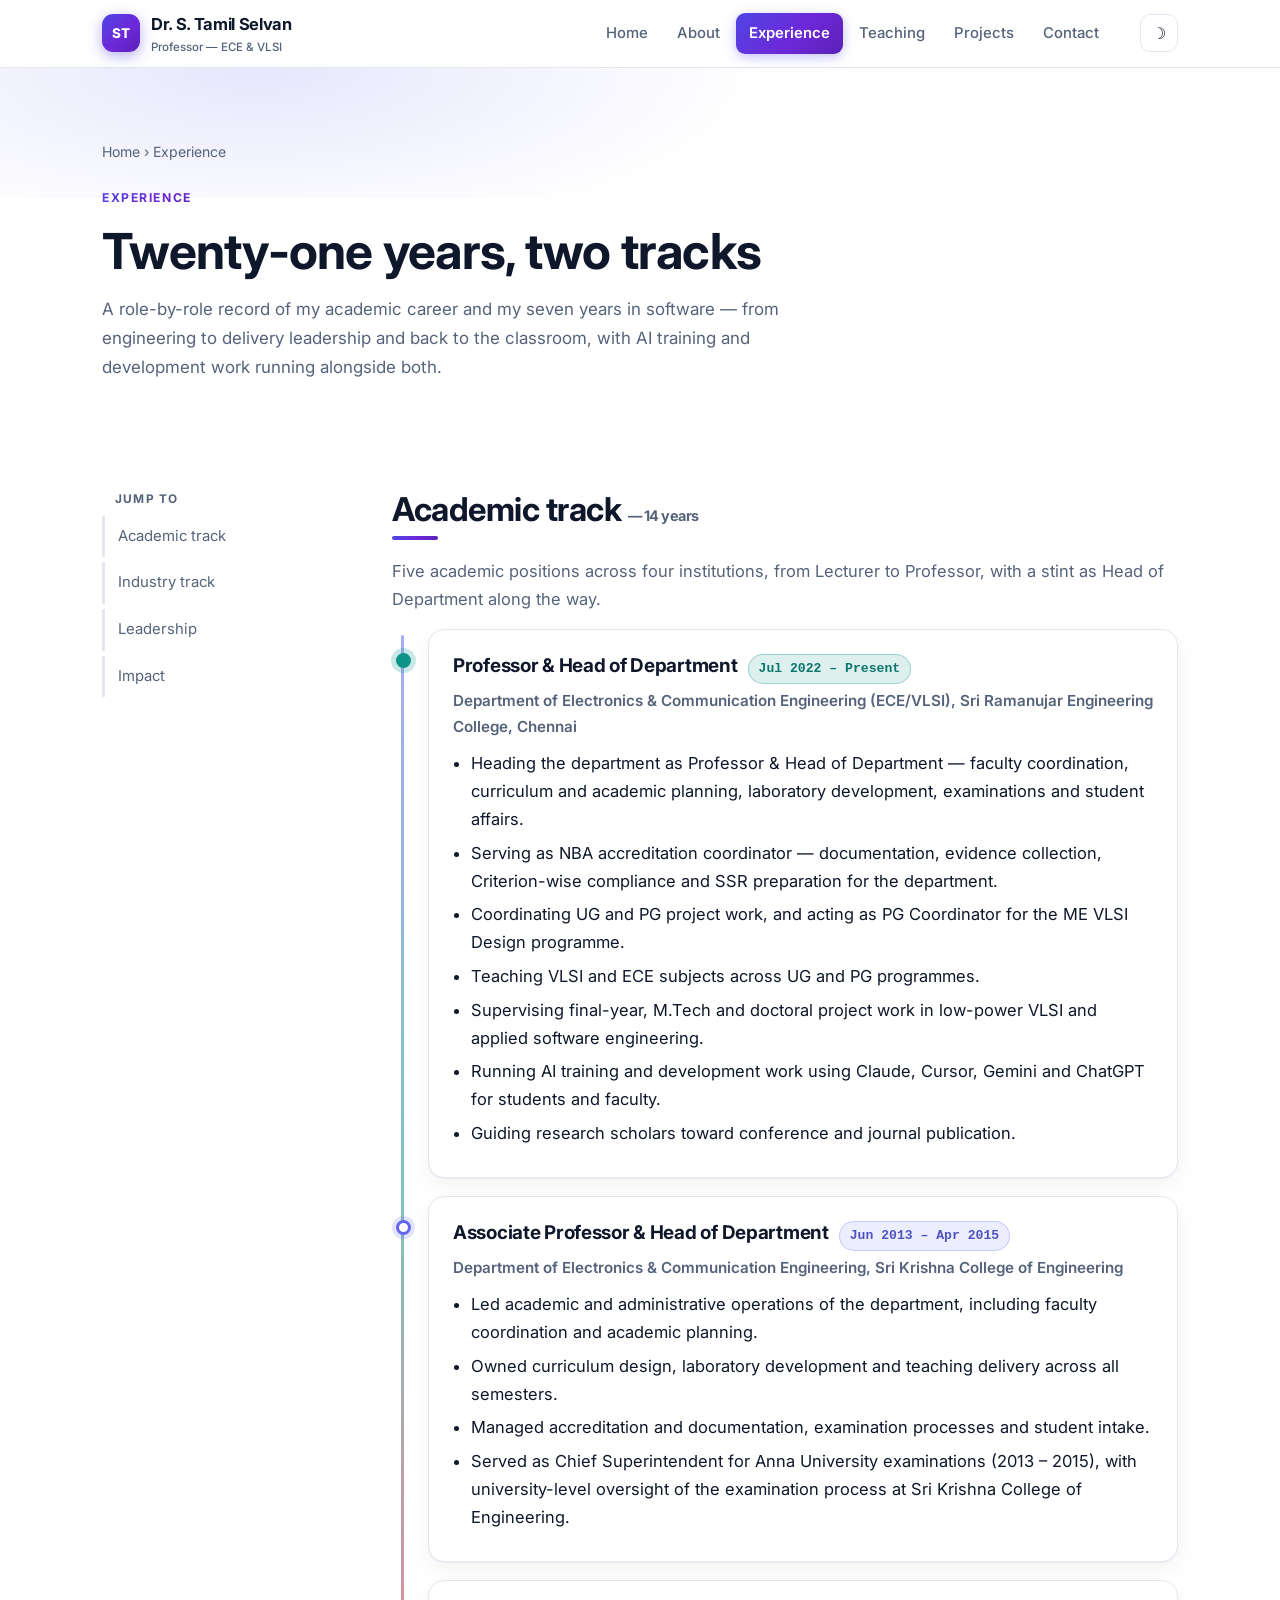
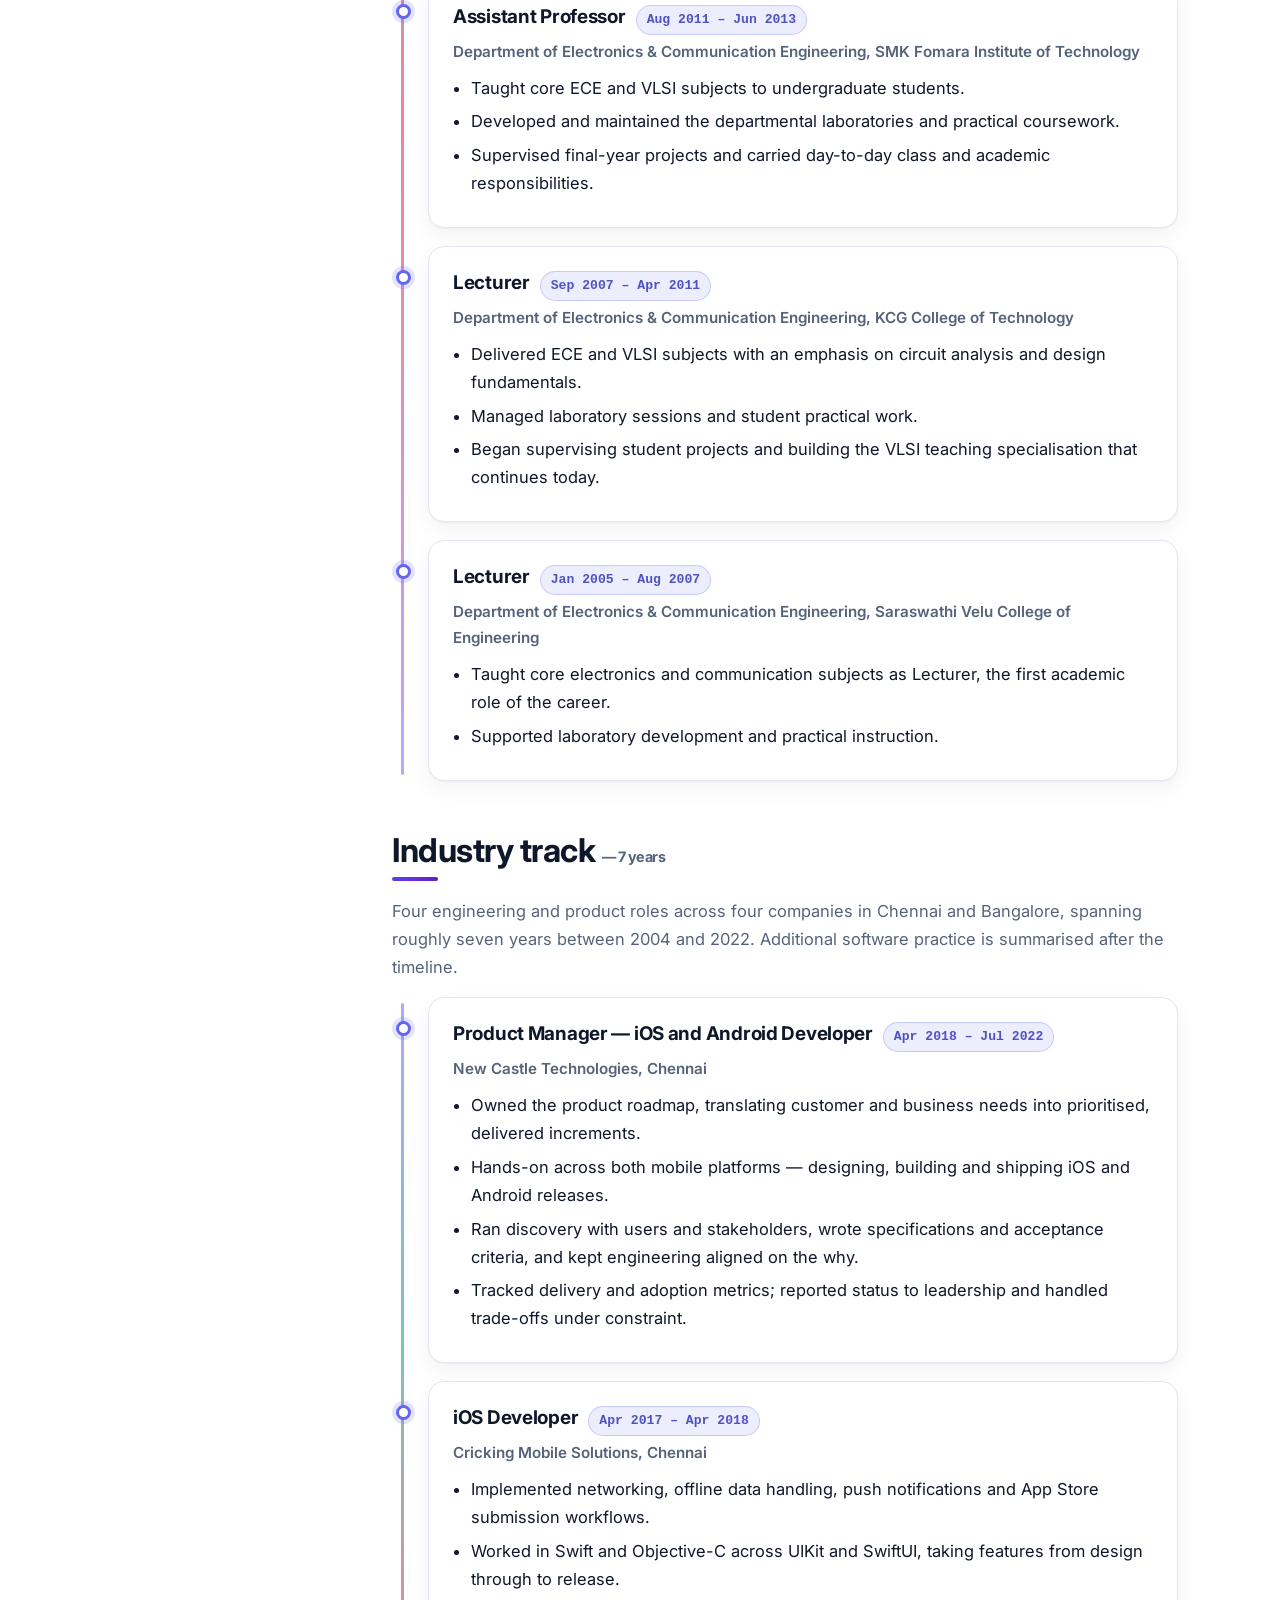
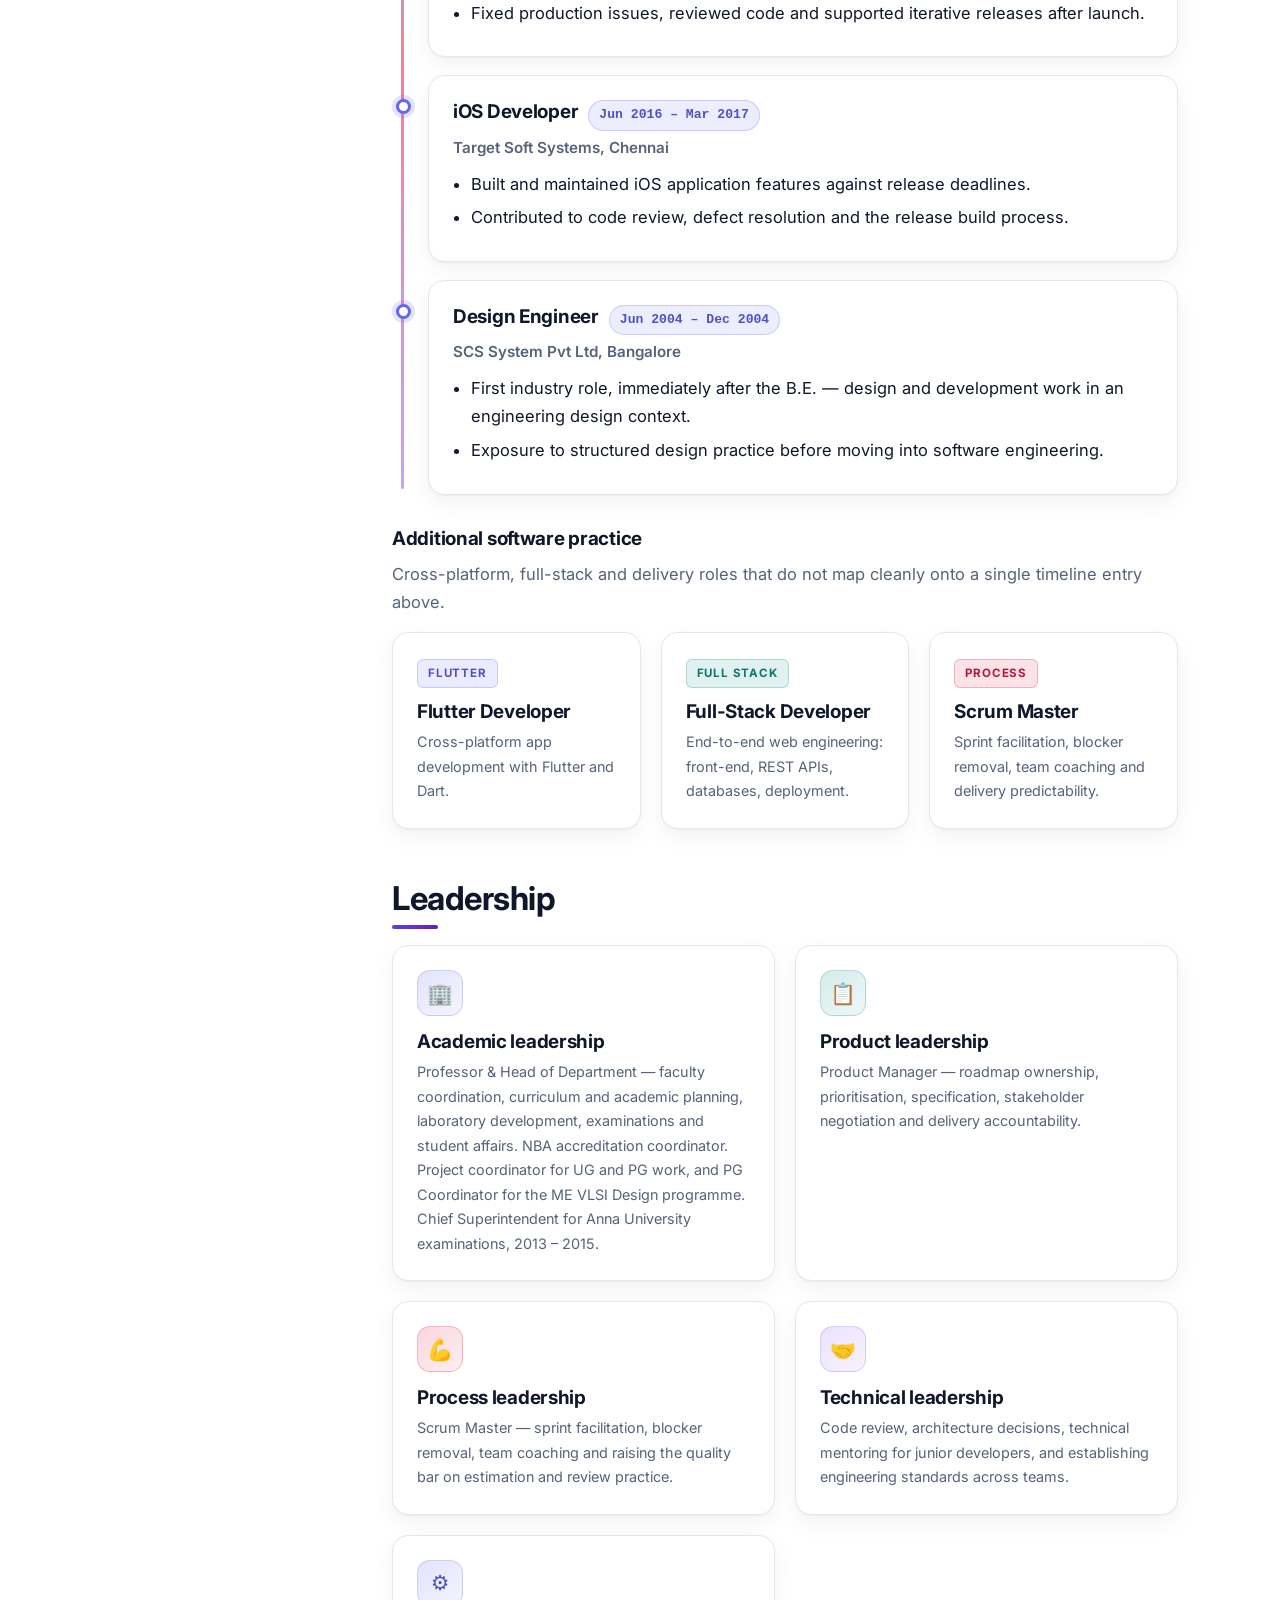
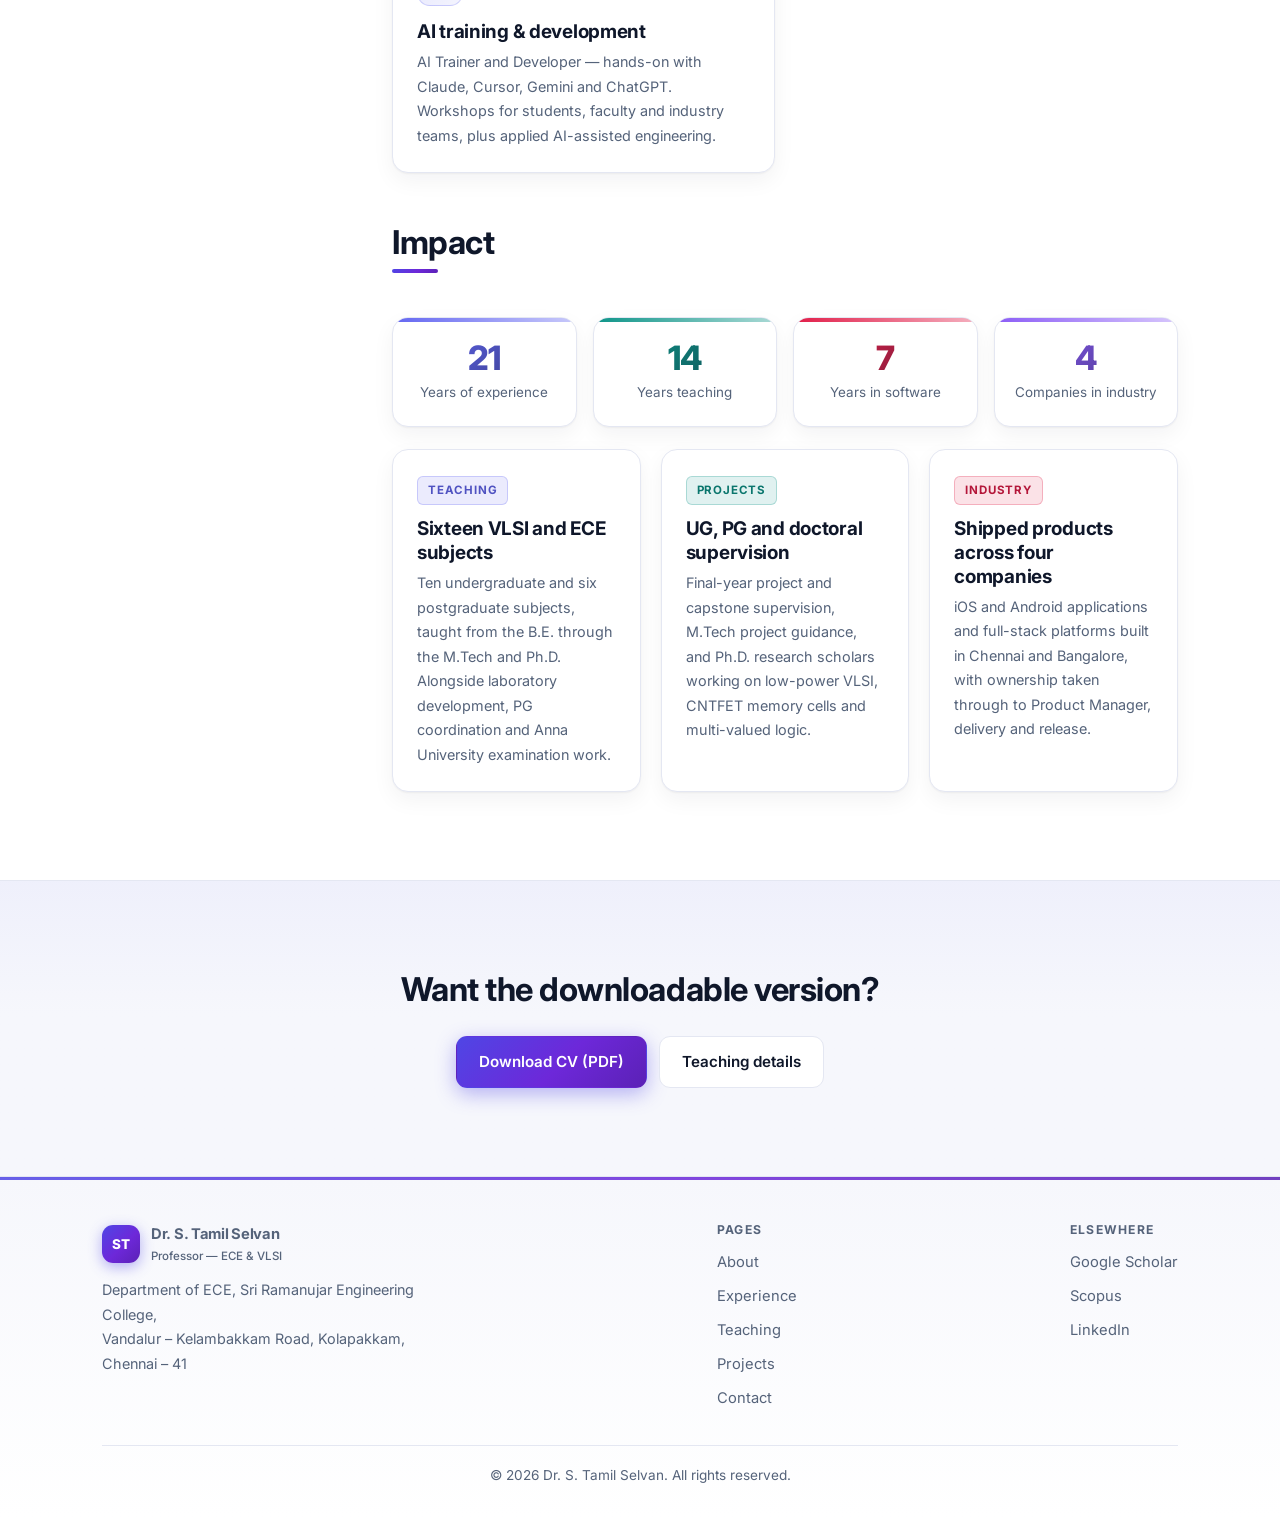
<file: experience.html>
<!DOCTYPE html>
<html lang="en" data-theme="light">
<head>
<meta charset="utf-8">
<meta name="viewport" content="width=device-width, initial-scale=1">
<title>Experience &mdash; Dr. S. Tamil Selvan</title>
<meta name="description" content="Professional experience of Dr. S. Tamil Selvan - Professor and Head of Department in ECE, 7 years in industry as iOS and Android developer, Product Manager and design engineer, and AI Trainer and Developer using Claude, Cursor, Gemini and ChatGPT.">
<link rel="preconnect" href="https://fonts.googleapis.com">
<link rel="preconnect" href="https://fonts.gstatic.com" crossorigin>
<link href="https://fonts.googleapis.com/css2?family=Inter:wght@400;500;600;700;800&amp;display=swap" rel="stylesheet">
<link rel="stylesheet" href="assets/css/style.css">
<link rel="icon" href="data:image/svg+xml,<svg xmlns='http://www.w3.org/2000/svg' viewBox='0 0 100 100'><rect width='100' height='100' rx='22' fill='%234f46e5'/><text x='50' y='68' font-size='52' font-family='sans-serif' font-weight='bold' fill='white' text-anchor='middle'>ST</text></svg>">
</head>
<body>
<a class="skip" href="#main">Skip to content</a>

<header class="site-header">
  <div class="wrap">
    <a class="brand" href="index.html">
      <span class="mark">ST</span>
      <span>Dr. S. Tamil Selvan<span class="sub">Professor &mdash; ECE &amp; VLSI</span></span>
    </a>
    <button class="icon-btn menu-btn" data-menu-toggle aria-expanded="false" aria-controls="primary-nav" aria-label="Open menu">&#9776;</button>
    <nav class="nav" id="primary-nav" aria-label="Primary">
      <a href="index.html">Home</a>
      <a href="about.html">About</a>
      <a href="experience.html" aria-current="page">Experience</a>
      <a href="teaching.html">Teaching</a>
      <a href="projects.html">Projects</a>
      <a href="contact.html">Contact</a>
    </nav>
    <div class="nav-tools">
      <button class="icon-btn" data-theme-toggle aria-label="Switch theme">&#9789;</button>
    </div>
  </div>
</header>

<main id="main">

  <section class="page-head">
    <div class="wrap">
      <p class="crumbs"><a href="index.html">Home</a> &rsaquo; Experience</p>
      <span class="kicker">Experience</span>
      <h1>Twenty-one years, two tracks</h1>
      <p class="lede">
        A role-by-role record of my academic career and my seven years in software &mdash;
        from engineering to delivery leadership and back to the classroom, with AI training and
        development work running alongside both.
      </p>
    </div>
  </section>

  <section class="section">
    <div class="wrap split">
      <aside class="side-nav">
        <ul>
          <li class="grp">Jump to</li>
          <li><a href="#academia">Academic track</a></li>
          <li><a href="#industry">Industry track</a></li>
          <li><a href="#leadership">Leadership</a></li>
          <li><a href="#impact">Impact</a></li>
        </ul>
      </aside>

      <div class="prose">

        <h2 id="academia">Academic track <span class="muted small">&mdash; 14 years</span></h2>
        <p class="muted">
          Five academic positions across four institutions, from Lecturer to Professor, with a
          stint as Head of Department along the way.
        </p>

        <div class="timeline">
          <article class="tl-item current reveal">
            <div class="card">
              <div class="tl-top">
                <h3>Professor & Head of Department</h3>
                <span class="tl-when">Jul 2022 &ndash; Present</span>
              </div>
               <p class="tl-org">Department of Electronics &amp; Communication Engineering (ECE/VLSI), Sri Ramanujar Engineering College, Chennai</p>
              <ul>
                <li>Heading the department as Professor &amp; Head of Department &mdash; faculty coordination, curriculum and academic planning, laboratory development, examinations and student affairs.</li>
                <li>Serving as NBA accreditation coordinator &mdash; documentation, evidence collection, Criterion-wise compliance and SSR preparation for the department.</li>
                <li>Coordinating UG and PG project work, and acting as PG Coordinator for the ME VLSI Design programme.</li>
                <li>Teaching VLSI and ECE subjects across UG and PG programmes.</li>
                <li>Supervising final-year, M.Tech and doctoral project work in low-power VLSI and applied software engineering.</li>
                <li>Running AI training and development work using Claude, Cursor, Gemini and ChatGPT for students and faculty.</li>
                <li>Guiding research scholars toward conference and journal publication.</li>
              </ul>
            </div>
          </article>

          <article class="tl-item reveal">
            <div class="card">
              <div class="tl-top">
                <h3>Associate Professor &amp; Head of Department</h3>
                <span class="tl-when">Jun 2013 &ndash; Apr 2015</span>
              </div>
              <p class="tl-org">Department of Electronics &amp; Communication Engineering, Sri Krishna College of Engineering</p>
              <ul>
                <li>Led academic and administrative operations of the department, including faculty coordination and academic planning.</li>
                <li>Owned curriculum design, laboratory development and teaching delivery across all semesters.</li>
                <li>Managed accreditation and documentation, examination processes and student intake.</li>
                <li>Served as Chief Superintendent for Anna University examinations (2013 &ndash; 2015), with university-level oversight of the examination process at Sri Krishna College of Engineering.</li>
              </ul>
            </div>
          </article>

          <article class="tl-item reveal">
            <div class="card">
              <div class="tl-top">
                <h3>Assistant Professor</h3>
                <span class="tl-when">Aug 2011 &ndash; Jun 2013</span>
              </div>
              <p class="tl-org">Department of Electronics &amp; Communication Engineering, SMK Fomara Institute of Technology</p>
              <ul>
                <li>Taught core ECE and VLSI subjects to undergraduate students.</li>
                <li>Developed and maintained the departmental laboratories and practical coursework.</li>
                <li>Supervised final-year projects and carried day-to-day class and academic responsibilities.</li>
              </ul>
            </div>
          </article>

          <article class="tl-item reveal">
            <div class="card">
              <div class="tl-top">
                <h3>Lecturer</h3>
                <span class="tl-when">Sep 2007 &ndash; Apr 2011</span>
              </div>
              <p class="tl-org">Department of Electronics &amp; Communication Engineering, KCG College of Technology</p>
              <ul>
                <li>Delivered ECE and VLSI subjects with an emphasis on circuit analysis and design fundamentals.</li>
                <li>Managed laboratory sessions and student practical work.</li>
                <li>Began supervising student projects and building the VLSI teaching specialisation that continues today.</li>
              </ul>
            </div>
          </article>

          <article class="tl-item reveal">
            <div class="card">
              <div class="tl-top">
                <h3>Lecturer</h3>
                <span class="tl-when">Jan 2005 &ndash; Aug 2007</span>
              </div>
              <p class="tl-org">Department of Electronics &amp; Communication Engineering, Saraswathi Velu College of Engineering</p>
              <ul>
                <li>Taught core electronics and communication subjects as Lecturer, the first academic role of the career.</li>
                <li>Supported laboratory development and practical instruction.</li>
              </ul>
            </div>
          </article>
        </div>



        <h2 id="industry">Industry track <span class="muted small">&mdash; 7 years</span></h2>
        <p class="muted">
          Four engineering and product roles across four companies in Chennai and Bangalore,
          spanning roughly seven years between 2004 and 2022. Additional software practice is
          summarised after the timeline.
        </p>

        <div class="timeline">
          <article class="tl-item reveal">
            <div class="card">
              <div class="tl-top">
                <h3>Product Manager &mdash; iOS and Android Developer</h3>
                <span class="tl-when">Apr 2018 &ndash; Jul 2022</span>
              </div>
              <p class="tl-org">New Castle Technologies, Chennai</p>
              <ul>
                <li>Owned the product roadmap, translating customer and business needs into prioritised, delivered increments.</li>
                <li>Hands-on across both mobile platforms &mdash; designing, building and shipping iOS and Android releases.</li>
                <li>Ran discovery with users and stakeholders, wrote specifications and acceptance criteria, and kept engineering aligned on the why.</li>
                <li>Tracked delivery and adoption metrics; reported status to leadership and handled trade-offs under constraint.</li>

              </ul>
            </div>
          </article>

          <article class="tl-item reveal">
            <div class="card">
              <div class="tl-top">
                <h3>iOS Developer</h3>
                <span class="tl-when">Apr 2017 &ndash; Apr 2018</span>
              </div>
              <p class="tl-org">Cricking Mobile Solutions, Chennai</p>
              <ul>

                <li>Implemented networking, offline data handling, push notifications and App Store submission workflows.</li>
                <li>Worked in Swift and Objective-C across UIKit and SwiftUI, taking features from design through to release.</li>
                <li>Fixed production issues, reviewed code and supported iterative releases after launch.</li>

              </ul>
            </div>
          </article>

          <article class="tl-item reveal">
            <div class="card">
              <div class="tl-top">
                <h3>iOS Developer</h3>
                <span class="tl-when">Jun 2016 &ndash; Mar 2017</span>
              </div>
              <p class="tl-org">Target Soft Systems, Chennai</p>
              <ul>
                <li>Built and maintained iOS application features against release deadlines.</li>
                <li>Contributed to code review, defect resolution and the release build process.</li>

              </ul>
            </div>
          </article>

          <article class="tl-item reveal">
            <div class="card">
              <div class="tl-top">
                <h3>Design Engineer</h3>
                <span class="tl-when">Jun 2004 &ndash; Dec 2004</span>
              </div>
              <p class="tl-org">SCS System Pvt Ltd, Bangalore</p>
              <ul>
                <li>First industry role, immediately after the B.E. &mdash; design and development work in an engineering design context.</li>
                <li>Exposure to structured design practice before moving into software engineering.</li>

              </ul>
            </div>
          </article>
        </div>

        <h3 style="margin-top:2rem">Additional software practice</h3>
        <p class="muted">
          Cross-platform, full-stack and delivery roles that do not map cleanly onto a single
          timeline entry above.
        </p>
        <div class="grid g3" style="margin-bottom:1.5rem">
          <div class="card">
            <span class="tag">Flutter</span>
            <h3>Flutter Developer</h3>
            <p class="small muted">Cross-platform app development with Flutter and Dart.</p>

          </div>
          <div class="card">
            <span class="tag">Full stack</span>
            <h3>Full-Stack Developer</h3>
            <p class="small muted">End-to-end web engineering: front-end, REST APIs, databases, deployment.</p>

          </div>
          <div class="card">
            <span class="tag">Process</span>
            <h3>Scrum Master</h3>
            <p class="small muted">Sprint facilitation, blocker removal, team coaching and delivery predictability.</p>

          </div>
        </div>

        <h2 id="leadership">Leadership</h2>
        <div class="grid g2" style="margin-bottom:1.5rem">
          <div class="card">
            <div class="card-icon">&#127970;</div>
            <h3>Academic leadership</h3>
              <p class="muted small">Professor &amp; Head of Department &mdash; faculty coordination, curriculum and academic planning, laboratory development, examinations and student affairs. NBA accreditation coordinator. Project coordinator for UG and PG work, and PG Coordinator for the ME VLSI Design programme. Chief Superintendent for Anna University examinations, 2013 &ndash; 2015.</p>
          </div>
          <div class="card">
            <div class="card-icon">&#128203;</div>
            <h3>Product leadership</h3>
            <p class="muted small">Product Manager &mdash; roadmap ownership, prioritisation, specification, stakeholder negotiation and delivery accountability.</p>
          </div>
          <div class="card">
            <div class="card-icon">&#128170;</div>
            <h3>Process leadership</h3>
            <p class="muted small">Scrum Master &mdash; sprint facilitation, blocker removal, team coaching and raising the quality bar on estimation and review practice.</p>
          </div>
          <div class="card">
            <div class="card-icon">&#129309;</div>
            <h3>Technical leadership</h3>
            <p class="muted small">Code review, architecture decisions, technical mentoring for junior developers, and establishing engineering standards across teams.</p>
          </div>
          <div class="card">
            <div class="card-icon">&#9881;</div>
            <h3>AI training &amp; development</h3>
            <p class="muted small">AI Trainer and Developer &mdash; hands-on with Claude, Cursor, Gemini and ChatGPT. Workshops for students, faculty and industry teams, plus applied AI-assisted engineering.</p>
          </div>
        </div>

        <h2 id="impact">Impact</h2>
        <div class="stats">
          <div class="stat"><div class="n">21</div><div class="l">Years of experience</div></div>
          <div class="stat"><div class="n">14</div><div class="l">Years teaching</div></div>
          <div class="stat"><div class="n">7</div><div class="l">Years in software</div></div>
          <div class="stat"><div class="n">4</div><div class="l">Companies in industry</div></div>
        </div>
        <div class="grid g3" style="margin-top:22px">
          <div class="card">
            <span class="tag">Teaching</span>
            <h3>Sixteen VLSI and ECE subjects</h3>
            <p class="muted small">Ten undergraduate and six postgraduate subjects, taught from the B.E. through the M.Tech and Ph.D. Alongside laboratory development, PG coordination and Anna University examination work.</p>
          </div>
          <div class="card">
            <span class="tag">Projects</span>
            <h3>UG, PG and doctoral supervision</h3>
            <p class="muted small">Final-year project and capstone supervision, M.Tech project guidance, and Ph.D. research scholars working on low-power VLSI, CNTFET memory cells and multi-valued logic.</p>
          </div>
          <div class="card">
            <span class="tag">Industry</span>
            <h3>Shipped products across four companies</h3>
            <p class="muted small">iOS and Android applications and full-stack platforms built in Chennai and Bangalore, with ownership taken through to Product Manager, delivery and release.</p>
          </div>
        </div>

      </div>
    </div>
  </section>

  <section class="section alt">
    <div class="wrap center">
      <h2>Want the downloadable version?</h2>

      <div class="btn-row" style="justify-content:center">
        <a class="btn btn-primary" href="assets/resume.pdf" download>Download CV (PDF)</a>
        <a class="btn btn-ghost" href="teaching.html">Teaching details</a>
      </div>
    </div>
  </section>

</main>

<footer class="site-footer">
  <div class="wrap">
    <div class="footer-grid">
      <div>
        <a class="brand" href="index.html">
          <span class="mark">ST</span>
          <span>Dr. S. Tamil Selvan<span class="sub">Professor &mdash; ECE &amp; VLSI</span></span>
        </a>
        <p class="small muted" style="margin-top:12px;max-width:38ch">
          Department of ECE, Sri Ramanujar Engineering College,<br>Vandalur &ndash; Kelambakkam Road, Kolapakkam, Chennai &ndash; 41
        </p>
      </div>
      <div>
        <h3>Pages</h3>
        <ul>
          <li><a href="about.html">About</a></li>
          <li><a href="experience.html">Experience</a></li>
          <li><a href="teaching.html">Teaching</a></li>
          <li><a href="projects.html">Projects</a></li>
          <li><a href="contact.html">Contact</a></li>
        </ul>
      </div>
      <div>
        <h3>Elsewhere</h3>
        <ul>
          <li><a href="https://scholar.google.com/citations?hl=en&amp;user=R4JddYAAAAAJ" target="_blank" rel="noopener noreferrer">Google Scholar</a></li>
          <li><a href="https://www.scopus.com/authid/detail.uri?authorId=57210962589" target="_blank" rel="noopener noreferrer">Scopus</a></li>
          <li><a href="https://www.linkedin.com/feed/" target="_blank" rel="noopener noreferrer">LinkedIn</a></li>



        </ul>
      </div>
    </div>
    <div class="footer-bottom">
      <span>&copy; <span data-year></span> Dr. S. Tamil Selvan. All rights reserved.</span>
    </div>
  </div>
</footer>

<script src="assets/js/main.js"></script>
</body>
</html>
</file>
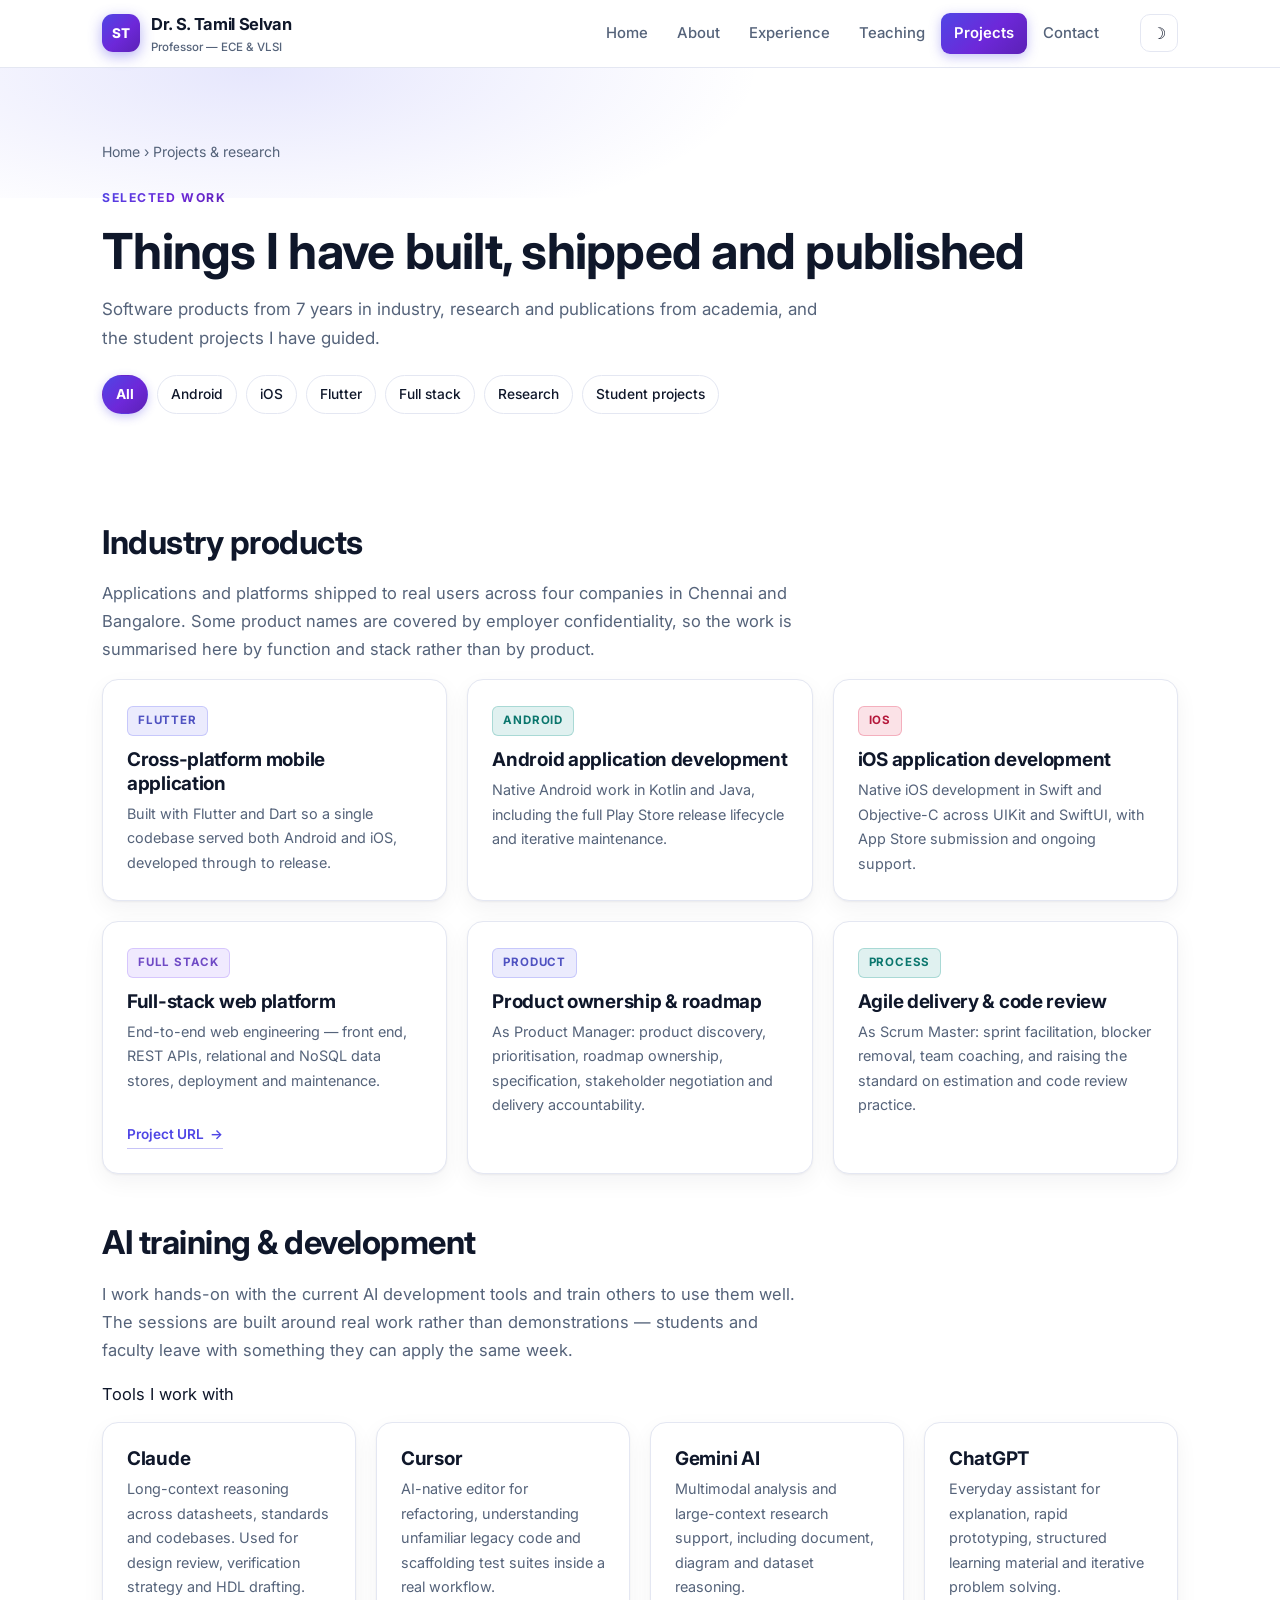
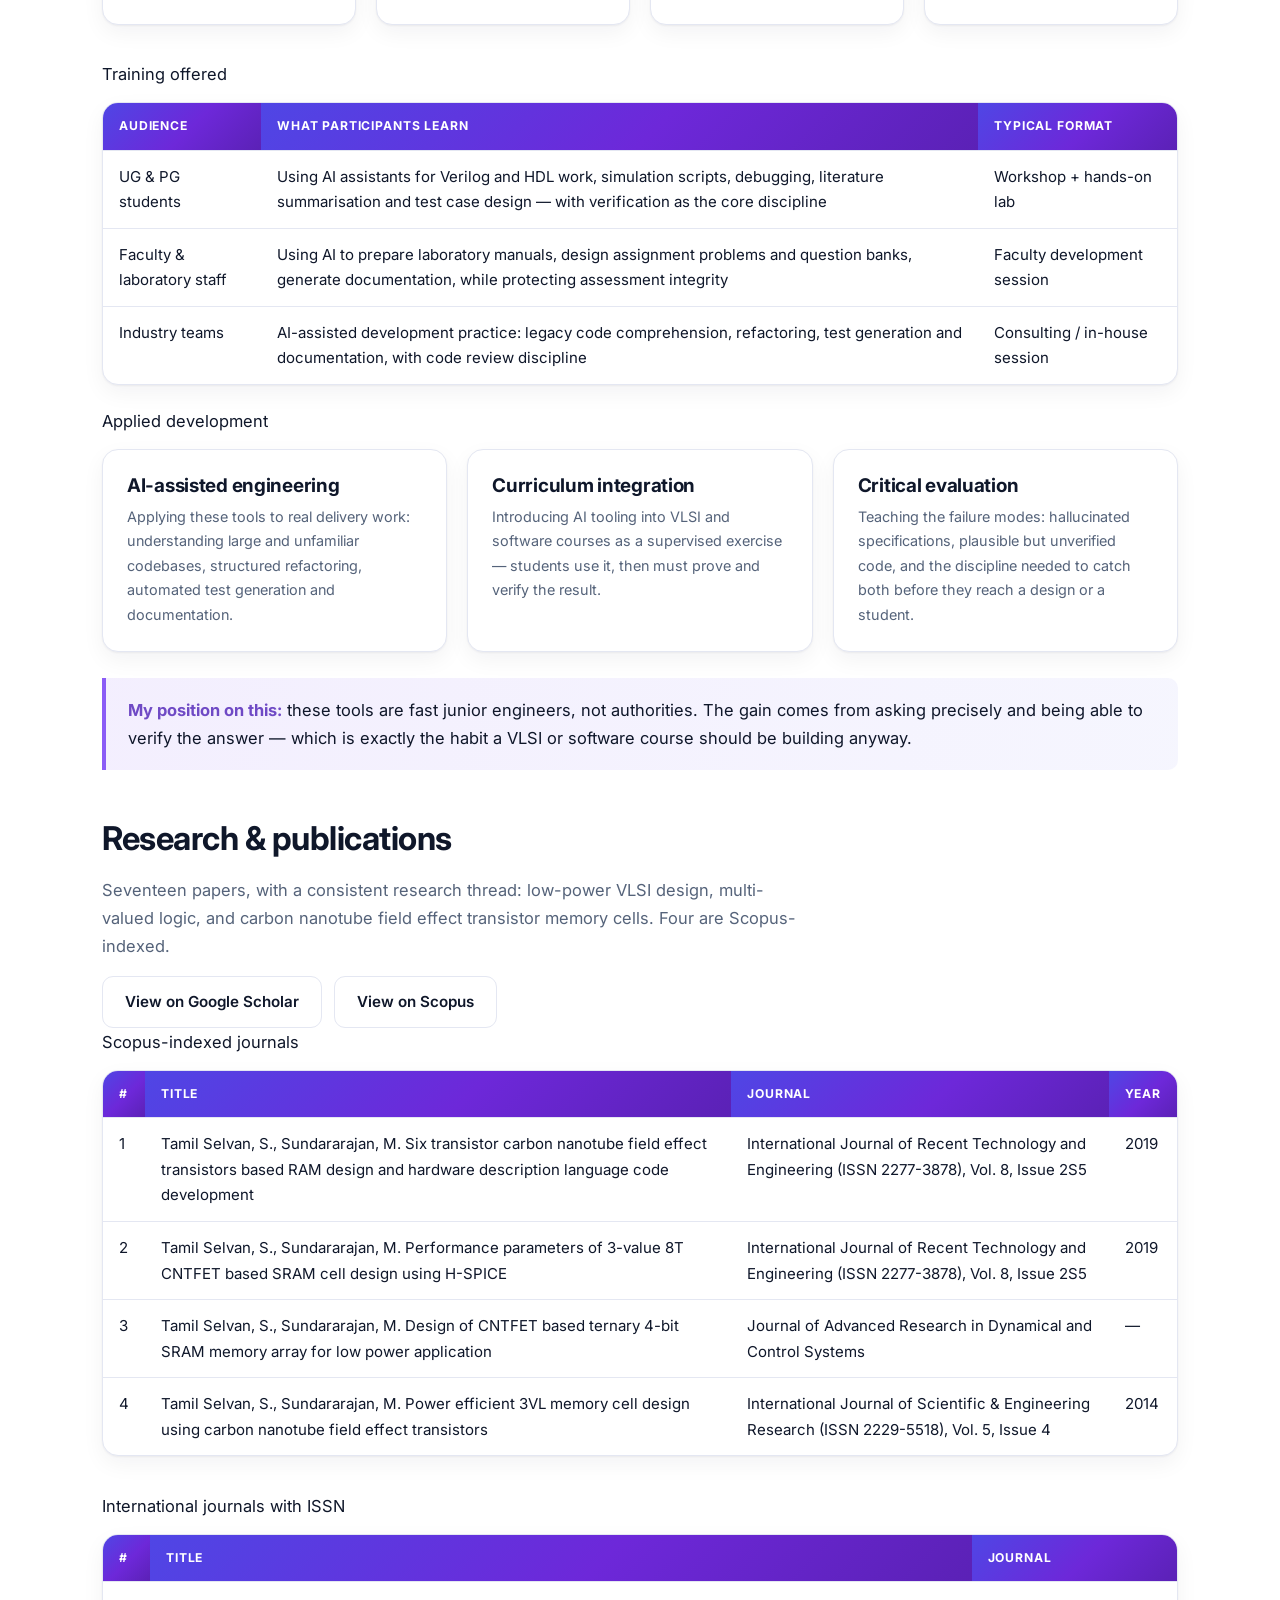
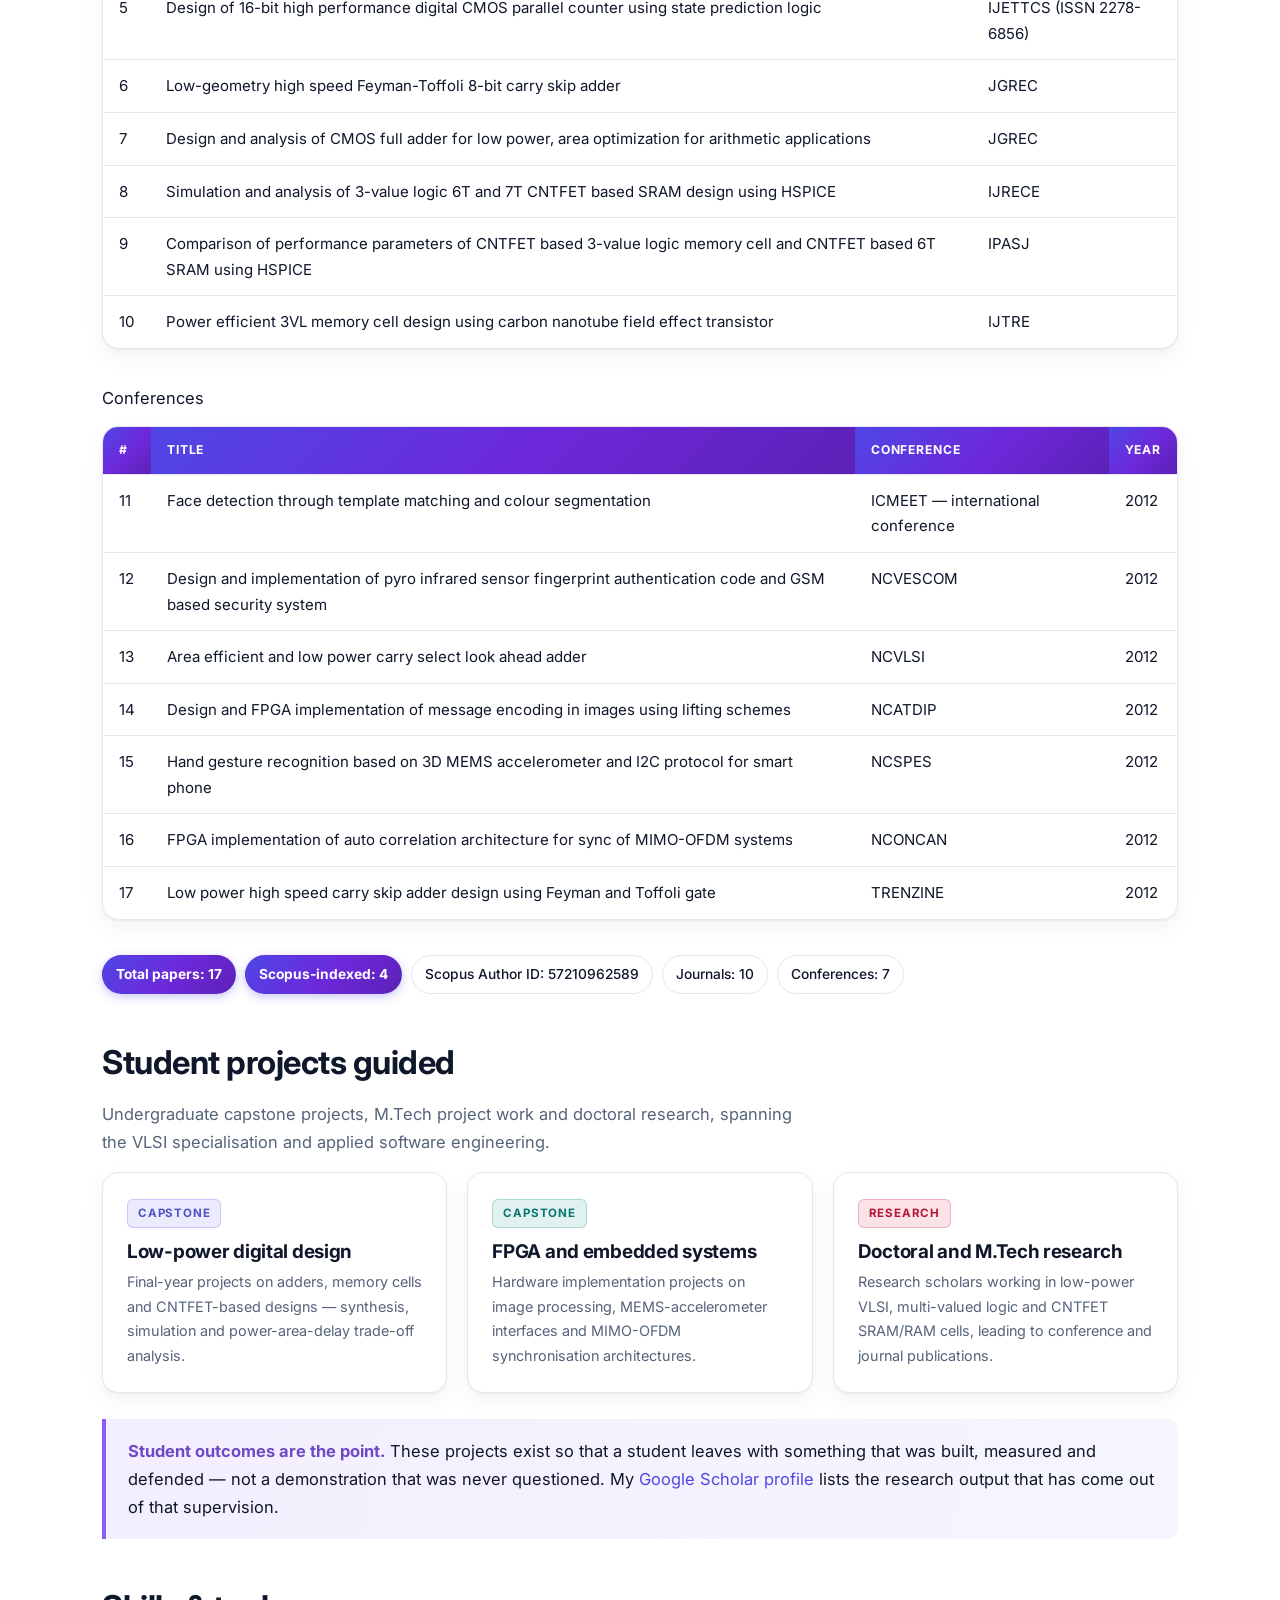
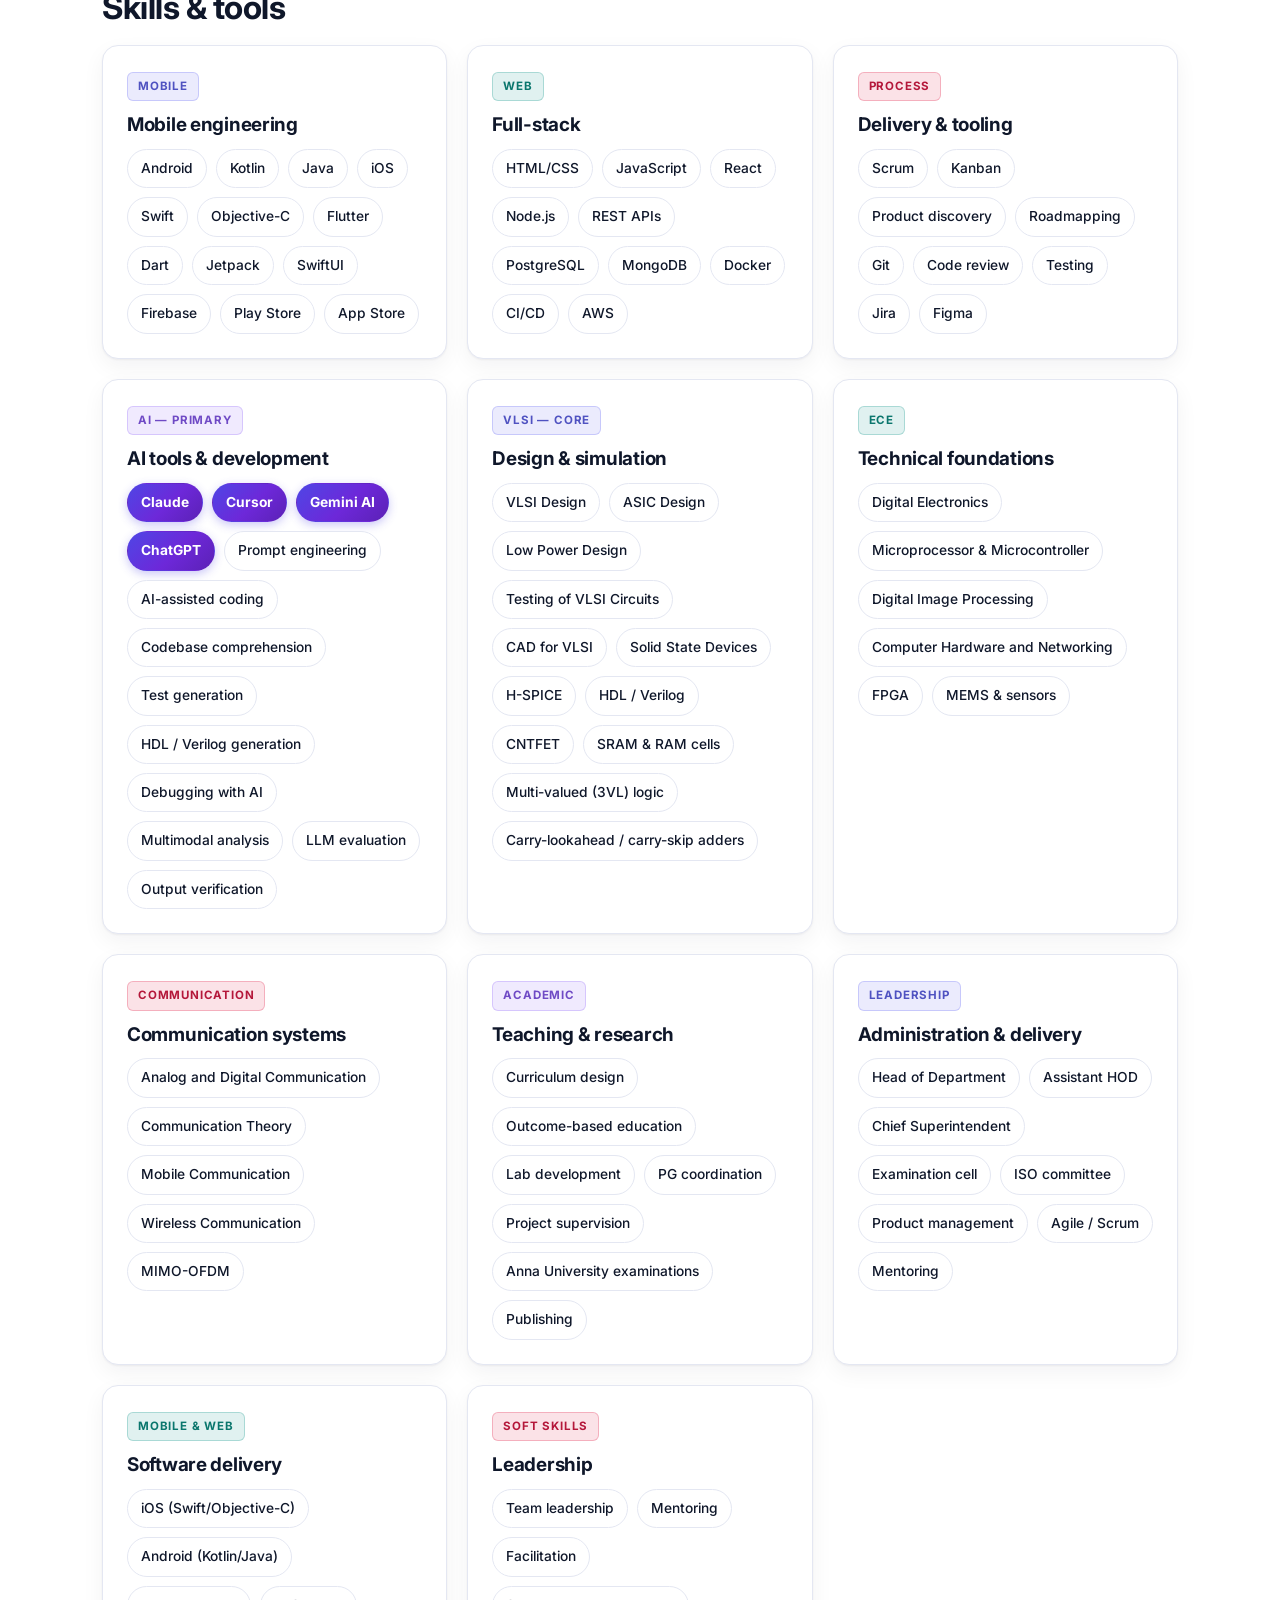
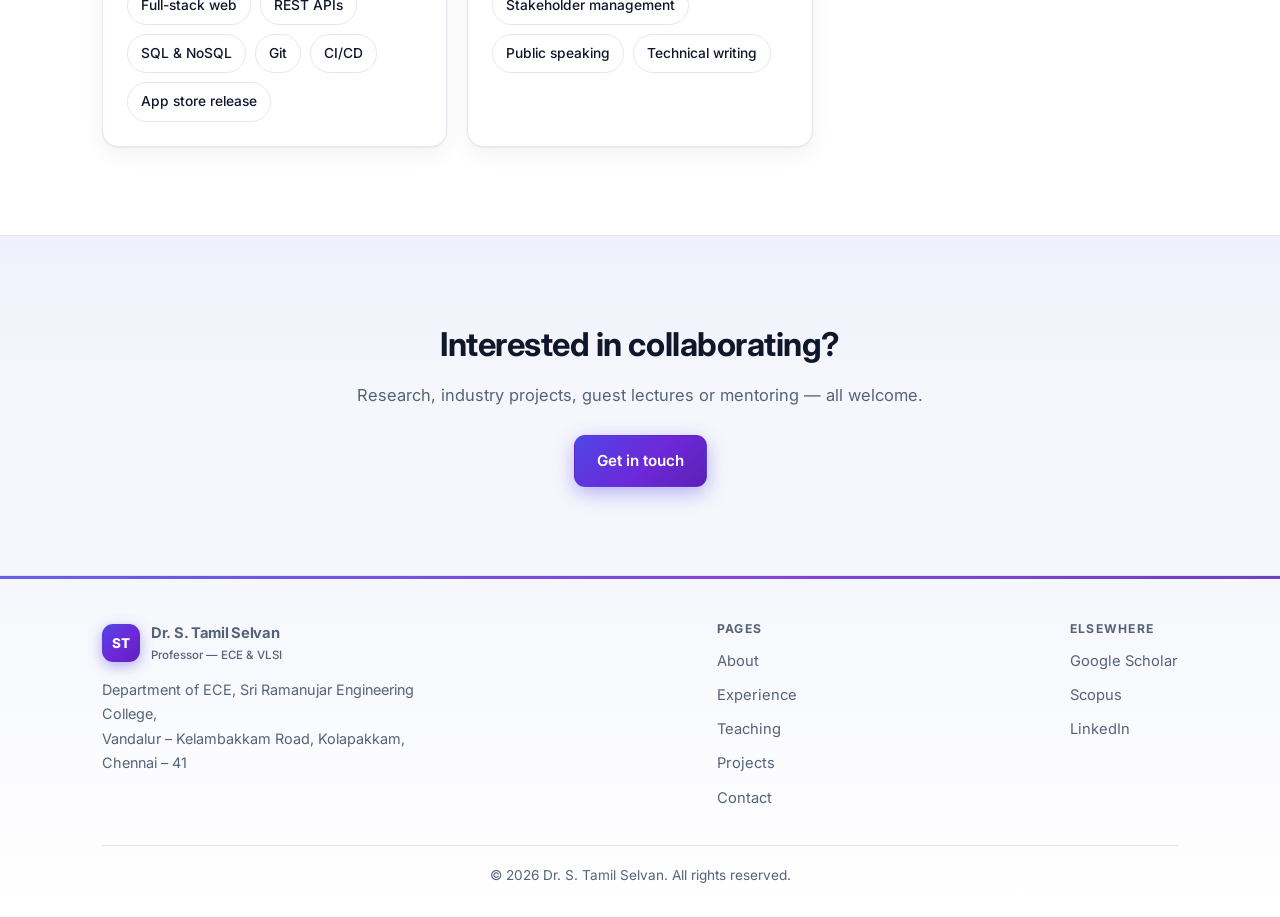
<file: projects.html>
<!DOCTYPE html>
<html lang="en" data-theme="light">
<head>
<meta charset="utf-8">
<meta name="viewport" content="width=device-width, initial-scale=1">
<title>Projects &amp; Research &mdash; Dr. S. Tamil Selvan</title>
<meta name="description" content="Selected software products, research work and publications of Dr. S. Tamil Selvan &mdash; iOS, Android and full-stack development, VLSI research, student projects, and AI training and development using Claude, Cursor, Gemini and ChatGPT.">
<link rel="preconnect" href="https://fonts.googleapis.com">
<link rel="preconnect" href="https://fonts.gstatic.com" crossorigin>
<link href="https://fonts.googleapis.com/css2?family=Inter:wght@400;500;600;700;800&amp;display=swap" rel="stylesheet">
<link rel="stylesheet" href="assets/css/style.css">
<link rel="icon" href="data:image/svg+xml,<svg xmlns='http://www.w3.org/2000/svg' viewBox='0 0 100 100'><rect width='100' height='100' rx='22' fill='%234f46e5'/><text x='50' y='68' font-size='52' font-family='sans-serif' font-weight='bold' fill='white' text-anchor='middle'>ST</text></svg>">
</head>
<body>
<a class="skip" href="#main">Skip to content</a>

<header class="site-header">
  <div class="wrap">
    <a class="brand" href="index.html">
      <span class="mark">ST</span>
      <span>Dr. S. Tamil Selvan<span class="sub">Professor &mdash; ECE &amp; VLSI</span></span>
    </a>
    <button class="icon-btn menu-btn" data-menu-toggle aria-expanded="false" aria-controls="primary-nav" aria-label="Open menu">&#9776;</button>
    <nav class="nav" id="primary-nav" aria-label="Primary">
      <a href="index.html">Home</a>
      <a href="about.html">About</a>
      <a href="experience.html">Experience</a>
      <a href="teaching.html">Teaching</a>
      <a href="projects.html" aria-current="page">Projects</a>
      <a href="contact.html">Contact</a>
    </nav>
    <div class="nav-tools">
      <button class="icon-btn" data-theme-toggle aria-label="Switch theme">&#9789;</button>
    </div>
  </div>
</header>

<main id="main">

  <section class="page-head">
    <div class="wrap">
      <p class="crumbs"><a href="index.html">Home</a> &rsaquo; Projects &amp; research</p>
      <span class="kicker">Selected work</span>
      <h1>Things I have built, shipped and published</h1>
      <p class="lede">
        Software products from 7 years in industry, research and publications from academia,
        and the student projects I have guided.
      </p>
      <div class="chips" style="margin-top:22px">
        <span class="chip p">All</span>
        <span class="chip">Android</span>
        <span class="chip">iOS</span>
        <span class="chip">Flutter</span>
        <span class="chip">Full stack</span>
        <span class="chip">Research</span>
        <span class="chip">Student projects</span>
      </div>
    </div>
  </section>

  <section class="section">
    <div class="wrap">

      <h2>Industry products</h2>
      <p class="muted" style="max-width:70ch">
        Applications and platforms shipped to real users across four companies in Chennai and
        Bangalore. Some product names are covered by employer confidentiality, so the work is
        summarised here by function and stack rather than by product.
      </p>
      <div class="grid g3">
        <article class="card hover reveal">
          <span class="tag">Flutter</span>
          <h3>Cross-platform mobile application</h3>
          <p class="muted small">Built with Flutter and Dart so a single codebase served both Android and iOS, developed through to release.</p>
        </article>

        <article class="card hover reveal">
          <span class="tag">Android</span>
          <h3>Android application development</h3>
          <p class="muted small">Native Android work in Kotlin and Java, including the full Play Store release lifecycle and iterative maintenance.</p>
        </article>

        <article class="card hover reveal">
          <span class="tag">iOS</span>
          <h3>iOS application development</h3>
          <p class="muted small">Native iOS development in Swift and Objective-C across UIKit and SwiftUI, with App Store submission and ongoing support.</p>
        </article>

        <article class="card hover reveal">
          <span class="tag">Full stack</span>
          <h3>Full-stack web platform</h3>
          <p class="muted small">End-to-end web engineering &mdash; front end, REST APIs, relational and NoSQL data stores, deployment and maintenance.</p>
          <a class="card-link" href="https://www.linkedin.com/feed/" target="_blank" rel="noopener noreferrer">Project URL</a>
        </article>

        <article class="card hover reveal">
          <span class="tag">Product</span>
          <h3>Product ownership &amp; roadmap</h3>
          <p class="muted small">As Product Manager: product discovery, prioritisation, roadmap ownership, specification, stakeholder negotiation and delivery accountability.</p>
        </article>

        <article class="card hover reveal">
          <span class="tag">Process</span>
          <h3>Agile delivery &amp; code review</h3>
          <p class="muted small">As Scrum Master: sprint facilitation, blocker removal, team coaching, and raising the standard on estimation and code review practice.</p>
        </article>
      </div>
      <h2 style="margin-top:3rem">AI training &amp; development</h2>
      <p class="muted" style="max-width:70ch">
        I work hands-on with the current AI development tools and train others to use them well.
        The sessions are built around real work rather than demonstrations &mdash; students and
        faculty leave with something they can apply the same week.
      </p>

      <span class="tag">Tools I work with</span>
      <div class="grid g4" style="margin:14px 0 2.2rem">
        <div class="card">
          <h3>Claude</h3>
          <p class="muted small">Long-context reasoning across datasheets, standards and codebases. Used for design review, verification strategy and HDL drafting.</p>
        </div>
        <div class="card">
          <h3>Cursor</h3>
          <p class="muted small">AI-native editor for refactoring, understanding unfamiliar legacy code and scaffolding test suites inside a real workflow.</p>
        </div>
        <div class="card">
          <h3>Gemini AI</h3>
          <p class="muted small">Multimodal analysis and large-context research support, including document, diagram and dataset reasoning.</p>
        </div>
        <div class="card">
          <h3>ChatGPT</h3>
          <p class="muted small">Everyday assistant for explanation, rapid prototyping, structured learning material and iterative problem solving.</p>
        </div>
      </div>

      <span class="tag">Training offered</span>
      <div class="table-wrap" style="margin:14px 0 1.4rem">
        <table>
          <thead><tr><th>Audience</th><th>What participants learn</th><th>Typical format</th></tr></thead>
          <tbody>
            <tr>
              <td>UG &amp; PG students</td>
              <td>Using AI assistants for Verilog and HDL work, simulation scripts, debugging, literature summarisation and test case design &mdash; with verification as the core discipline</td>
              <td>Workshop + hands-on lab</td>
            </tr>
            <tr>
              <td>Faculty &amp; laboratory staff</td>
              <td>Using AI to prepare laboratory manuals, design assignment problems and question banks, generate documentation, while protecting assessment integrity</td>
              <td>Faculty development session</td>
            </tr>
            <tr>
              <td>Industry teams</td>
              <td>AI-assisted development practice: legacy code comprehension, refactoring, test generation and documentation, with code review discipline</td>
              <td>Consulting / in-house session</td>
            </tr>
          </tbody>
        </table>
      </div>

      <span class="tag">Applied development</span>
      <div class="grid g3" style="margin-top:14px">
        <div class="card hover">
          <h3>AI-assisted engineering</h3>
          <p class="muted small">Applying these tools to real delivery work: understanding large and unfamiliar codebases, structured refactoring, automated test generation and documentation.</p>
        </div>
        <div class="card hover">
          <h3>Curriculum integration</h3>
          <p class="muted small">Introducing AI tooling into VLSI and software courses as a supervised exercise &mdash; students use it, then must prove and verify the result.</p>
        </div>
        <div class="card hover">
          <h3>Critical evaluation</h3>
          <p class="muted small">Teaching the failure modes: hallucinated specifications, plausible but unverified code, and the discipline needed to catch both before they reach a design or a student.</p>
        </div>
      </div>
      <div class="note">
        <p><strong>My position on this:</strong> these tools are fast junior engineers, not authorities.
          The gain comes from asking precisely and being able to verify the answer &mdash; which is
          exactly the habit a VLSI or software course should be building anyway.</p>
      </div>

      <h2 style="margin-top:3rem">Research &amp; publications</h2>
      <p class="muted" style="max-width:70ch">
        Seventeen papers, with a consistent research thread: low-power VLSI design, multi-valued
        logic, and carbon nanotube field effect transistor memory cells. Four are Scopus-indexed.
      </p>
        <div class="btn-row" style="margin-top:4px">
          <a class="btn btn-ghost" href="https://scholar.google.com/citations?hl=en&amp;user=R4JddYAAAAAJ" target="_blank" rel="noopener noreferrer">View on Google Scholar</a>
          <a class="btn btn-ghost" href="https://www.scopus.com/authid/detail.uri?authorId=57210962589" target="_blank" rel="noopener noreferrer">View on Scopus</a>
        </div>

      <span class="tag">Scopus-indexed journals</span>
      <div class="table-wrap" style="margin:14px 0 2.2rem">
        <table>
          <thead><tr><th>#</th><th>Title</th><th>Journal</th><th>Year</th></tr></thead>
          <tbody>
            <tr>
              <td>1</td>
              <td>Tamil Selvan, S., Sundararajan, M. Six transistor carbon nanotube field effect transistors based RAM design and hardware description language code development</td>
              <td>International Journal of Recent Technology and Engineering (ISSN 2277-3878), Vol. 8, Issue 2S5</td>
              <td>2019</td>
            </tr>
            <tr>
              <td>2</td>
              <td>Tamil Selvan, S., Sundararajan, M. Performance parameters of 3-value 8T CNTFET based SRAM cell design using H-SPICE</td>
              <td>International Journal of Recent Technology and Engineering (ISSN 2277-3878), Vol. 8, Issue 2S5</td>
              <td>2019</td>
            </tr>
            <tr>
              <td>3</td>
              <td>Tamil Selvan, S., Sundararajan, M. Design of CNTFET based ternary 4-bit SRAM memory array for low power application</td>
              <td>Journal of Advanced Research in Dynamical and Control Systems</td>
              <td>&mdash;</td>
            </tr>
            <tr>
              <td>4</td>
              <td>Tamil Selvan, S., Sundararajan, M. Power efficient 3VL memory cell design using carbon nanotube field effect transistors</td>
              <td>International Journal of Scientific &amp; Engineering Research (ISSN 2229-5518), Vol. 5, Issue 4</td>
              <td>2014</td>
            </tr>
          </tbody>
        </table>
      </div>

      <span class="tag">International journals with ISSN</span>
      <div class="table-wrap" style="margin:14px 0 2.2rem">
        <table>
          <thead><tr><th>#</th><th>Title</th><th>Journal</th></tr></thead>
          <tbody>
            <tr>
              <td>5</td>
              <td>Design of 16-bit high performance digital CMOS parallel counter using state prediction logic</td>
              <td>IJETTCS (ISSN 2278-6856)</td>
            </tr>
            <tr>
              <td>6</td>
              <td>Low-geometry high speed Feyman-Toffoli 8-bit carry skip adder</td>
              <td>JGREC</td>
            </tr>
            <tr>
              <td>7</td>
              <td>Design and analysis of CMOS full adder for low power, area optimization for arithmetic applications</td>
              <td>JGREC</td>
            </tr>
            <tr>
              <td>8</td>
              <td>Simulation and analysis of 3-value logic 6T and 7T CNTFET based SRAM design using HSPICE</td>
              <td>IJRECE</td>
            </tr>
            <tr>
              <td>9</td>
              <td>Comparison of performance parameters of CNTFET based 3-value logic memory cell and CNTFET based 6T SRAM using HSPICE</td>
              <td>IPASJ</td>
            </tr>
            <tr>
              <td>10</td>
              <td>Power efficient 3VL memory cell design using carbon nanotube field effect transistor</td>
              <td>IJTRE</td>
            </tr>
          </tbody>
        </table>
      </div>

      <span class="tag">Conferences</span>
      <div class="table-wrap" style="margin:14px 0 2.2rem">
        <table>
          <thead><tr><th>#</th><th>Title</th><th>Conference</th><th>Year</th></tr></thead>
          <tbody>
            <tr>
              <td>11</td>
              <td>Face detection through template matching and colour segmentation</td>
              <td>ICMEET &mdash; international conference</td>
              <td>2012</td>
            </tr>
            <tr>
              <td>12</td>
              <td>Design and implementation of pyro infrared sensor fingerprint authentication code and GSM based security system</td>
              <td>NCVESCOM</td>
              <td>2012</td>
            </tr>
            <tr>
              <td>13</td>
              <td>Area efficient and low power carry select look ahead adder</td>
              <td>NCVLSI</td>
              <td>2012</td>
            </tr>
            <tr>
              <td>14</td>
              <td>Design and FPGA implementation of message encoding in images using lifting schemes</td>
              <td>NCATDIP</td>
              <td>2012</td>
            </tr>
            <tr>
              <td>15</td>
              <td>Hand gesture recognition based on 3D MEMS accelerometer and I2C protocol for smart phone</td>
              <td>NCSPES</td>
              <td>2012</td>
            </tr>
            <tr>
              <td>16</td>
              <td>FPGA implementation of auto correlation architecture for sync of MIMO-OFDM systems</td>
              <td>NCONCAN</td>
              <td>2012</td>
            </tr>
            <tr>
              <td>17</td>
              <td>Low power high speed carry skip adder design using Feyman and Toffoli gate</td>
              <td>TRENZINE</td>
              <td>2012</td>
            </tr>
          </tbody>
        </table>
      </div>

      <div class="chips" style="margin-top:8px">
        <span class="chip p">Total papers: 17</span>
        <span class="chip p">Scopus-indexed: 4</span>
        <span class="chip">Scopus Author ID: 57210962589</span>
        <span class="chip">Journals: 10</span>
        <span class="chip">Conferences: 7</span>
      </div>


      <h2 style="margin-top:3rem">Student projects guided</h2>
      <p class="muted" style="max-width:70ch">
        Undergraduate capstone projects, M.Tech project work and doctoral research, spanning the
        VLSI specialisation and applied software engineering.
      </p>
      <div class="grid g3">
        <article class="card hover reveal">
          <span class="tag">Capstone</span>
          <h3>Low-power digital design</h3>
          <p class="muted small">Final-year projects on adders, memory cells and CNTFET-based designs &mdash; synthesis, simulation and power-area-delay trade-off analysis.</p>
        </article>
        <article class="card hover reveal">
          <span class="tag">Capstone</span>
          <h3>FPGA and embedded systems</h3>
          <p class="muted small">Hardware implementation projects on image processing, MEMS-accelerometer interfaces and MIMO-OFDM synchronisation architectures.</p>
        </article>
        <article class="card hover reveal">
          <span class="tag">Research</span>
          <h3>Doctoral and M.Tech research</h3>
          <p class="muted small">Research scholars working in low-power VLSI, multi-valued logic and CNTFET SRAM/RAM cells, leading to conference and journal publications.</p>
        </article>
      </div>
      <div class="note">
        <p><strong>Student outcomes are the point.</strong> These projects exist so that a student
          leaves with something that was built, measured and defended &mdash; not a demonstration that
          was never questioned. My
        <a href="https://scholar.google.com/citations?hl=en&amp;user=R4JddYAAAAAJ" target="_blank" rel="noopener noreferrer">Google Scholar profile</a>
          lists the research output that has come out of that supervision.</p>
      </div>

      <h2 style="margin-top:3rem">Skills &amp; tools</h2>
      <div class="grid g3">
        <div class="card">
          <span class="tag">Mobile</span>
          <h3>Mobile engineering</h3>
          <div class="chips" style="margin-top:12px">
            <span class="chip">Android</span><span class="chip">Kotlin</span><span class="chip">Java</span>
            <span class="chip">iOS</span><span class="chip">Swift</span><span class="chip">Objective-C</span>
            <span class="chip">Flutter</span><span class="chip">Dart</span><span class="chip">Jetpack</span>
            <span class="chip">SwiftUI</span><span class="chip">Firebase</span><span class="chip">Play Store</span><span class="chip">App Store</span>
          </div>
        </div>
        <div class="card">
          <span class="tag">Web</span>
          <h3>Full-stack</h3>
          <div class="chips" style="margin-top:12px">
            <span class="chip">HTML/CSS</span><span class="chip">JavaScript</span><span class="chip">React</span>
            <span class="chip">Node.js</span><span class="chip">REST APIs</span><span class="chip">PostgreSQL</span>
            <span class="chip">MongoDB</span><span class="chip">Docker</span><span class="chip">CI/CD</span><span class="chip">AWS</span>
          </div>
        </div>
        <div class="card">
          <span class="tag">Process</span>
          <h3>Delivery &amp; tooling</h3>
          <div class="chips" style="margin-top:12px">
            <span class="chip">Scrum</span><span class="chip">Kanban</span><span class="chip">Product discovery</span>
            <span class="chip">Roadmapping</span><span class="chip">Git</span><span class="chip">Code review</span>
            <span class="chip">Testing</span><span class="chip">Jira</span><span class="chip">Figma</span>
          </div>
        </div>
        <div class="card">
          <span class="tag">AI &mdash; primary</span>
          <h3>AI tools &amp; development</h3>
          <div class="chips" style="margin-top:12px">
            <span class="chip p">Claude</span><span class="chip p">Cursor</span>
            <span class="chip p">Gemini AI</span><span class="chip p">ChatGPT</span>
            <span class="chip">Prompt engineering</span><span class="chip">AI-assisted coding</span>
            <span class="chip">Codebase comprehension</span><span class="chip">Test generation</span>
            <span class="chip">HDL / Verilog generation</span><span class="chip">Debugging with AI</span>
            <span class="chip">Multimodal analysis</span><span class="chip">LLM evaluation</span>
            <span class="chip">Output verification</span>
          </div>
        </div>
        <div class="card">
          <span class="tag">VLSI &mdash; core</span>
          <h3>Design &amp; simulation</h3>
          <div class="chips" style="margin-top:12px">
            <span class="chip">VLSI Design</span><span class="chip">ASIC Design</span><span class="chip">Low Power Design</span>
            <span class="chip">Testing of VLSI Circuits</span><span class="chip">CAD for VLSI</span><span class="chip">Solid State Devices</span>
            <span class="chip">H-SPICE</span><span class="chip">HDL / Verilog</span>
            <span class="chip">CNTFET</span><span class="chip">SRAM &amp; RAM cells</span><span class="chip">Multi-valued (3VL) logic</span>
            <span class="chip">Carry-lookahead / carry-skip adders</span>
          </div>
        </div>
        <div class="card">
          <span class="tag">ECE</span>
          <h3>Technical foundations</h3>
          <div class="chips" style="margin-top:12px">
            <span class="chip">Digital Electronics</span><span class="chip">Microprocessor &amp; Microcontroller</span>
            <span class="chip">Digital Image Processing</span><span class="chip">Computer Hardware and Networking</span>
            <span class="chip">FPGA</span><span class="chip">MEMS &amp; sensors</span>
          </div>
        </div>
        <div class="card">
          <span class="tag">Communication</span>
          <h3>Communication systems</h3>
          <div class="chips" style="margin-top:12px">
            <span class="chip">Analog and Digital Communication</span><span class="chip">Communication Theory</span>
            <span class="chip">Mobile Communication</span><span class="chip">Wireless Communication</span>
            <span class="chip">MIMO-OFDM</span>
          </div>
        </div>
        <div class="card">
          <span class="tag">Academic</span>
          <h3>Teaching &amp; research</h3>
          <div class="chips" style="margin-top:12px">
            <span class="chip">Curriculum design</span><span class="chip">Outcome-based education</span>
            <span class="chip">Lab development</span><span class="chip">PG coordination</span>
            <span class="chip">Project supervision</span><span class="chip">Anna University examinations</span>
            <span class="chip">Publishing</span>
          </div>
        </div>
        <div class="card">
          <span class="tag">Leadership</span>
          <h3>Administration &amp; delivery</h3>
          <div class="chips" style="margin-top:12px">
            <span class="chip">Head of Department</span><span class="chip">Assistant HOD</span>
            <span class="chip">Chief Superintendent</span><span class="chip">Examination cell</span>
            <span class="chip">ISO committee</span><span class="chip">Product management</span>
            <span class="chip">Agile / Scrum</span><span class="chip">Mentoring</span>
          </div>
        </div>
        <div class="card">
          <span class="tag">Mobile &amp; web</span>
          <h3>Software delivery</h3>
          <div class="chips" style="margin-top:12px">
            <span class="chip">iOS (Swift/Objective-C)</span><span class="chip">Android (Kotlin/Java)</span>
            <span class="chip">Full-stack web</span><span class="chip">REST APIs</span><span class="chip">SQL &amp; NoSQL</span>
            <span class="chip">Git</span><span class="chip">CI/CD</span><span class="chip">App store release</span>
          </div>
        </div>
        <div class="card">
          <span class="tag">Soft skills</span>
          <h3>Leadership</h3>
          <div class="chips" style="margin-top:12px">
            <span class="chip">Team leadership</span><span class="chip">Mentoring</span><span class="chip">Facilitation</span>
            <span class="chip">Stakeholder management</span><span class="chip">Public speaking</span><span class="chip">Technical writing</span>
          </div>
        </div>
      </div>

    </div>
  </section>

  <section class="section alt">
    <div class="wrap center">
      <h2>Interested in collaborating?</h2>
      <p class="muted">Research, industry projects, guest lectures or mentoring &mdash; all welcome.</p>
      <div class="btn-row" style="justify-content:center">
        <a class="btn btn-primary" href="contact.html">Get in touch</a>
      </div>
    </div>
  </section>

</main>

<footer class="site-footer">
  <div class="wrap">
    <div class="footer-grid">
      <div>
        <a class="brand" href="index.html">
          <span class="mark">ST</span>
          <span>Dr. S. Tamil Selvan<span class="sub">Professor &mdash; ECE &amp; VLSI</span></span>
        </a>
        <p class="small muted" style="margin-top:12px;max-width:38ch">
          Department of ECE, Sri Ramanujar Engineering College,<br>Vandalur &ndash; Kelambakkam Road, Kolapakkam, Chennai &ndash; 41
        </p>
      </div>
      <div>
        <h3>Pages</h3>
        <ul>
          <li><a href="about.html">About</a></li>
          <li><a href="experience.html">Experience</a></li>
          <li><a href="teaching.html">Teaching</a></li>
          <li><a href="projects.html">Projects</a></li>
          <li><a href="contact.html">Contact</a></li>
        </ul>
      </div>
      <div>
        <h3>Elsewhere</h3>
        <ul>
          <li><a href="https://scholar.google.com/citations?hl=en&amp;user=R4JddYAAAAAJ" target="_blank" rel="noopener noreferrer">Google Scholar</a></li>
          <li><a href="https://www.scopus.com/authid/detail.uri?authorId=57210962589" target="_blank" rel="noopener noreferrer">Scopus</a></li>
          <li><a href="https://www.linkedin.com/feed/" target="_blank" rel="noopener noreferrer">LinkedIn</a></li>



        </ul>
      </div>
    </div>
    <div class="footer-bottom">
      <span>&copy; <span data-year></span> Dr. S. Tamil Selvan. All rights reserved.</span>
    </div>
  </div>
</footer>

<script src="assets/js/main.js"></script>
</body>
</html>
</file>
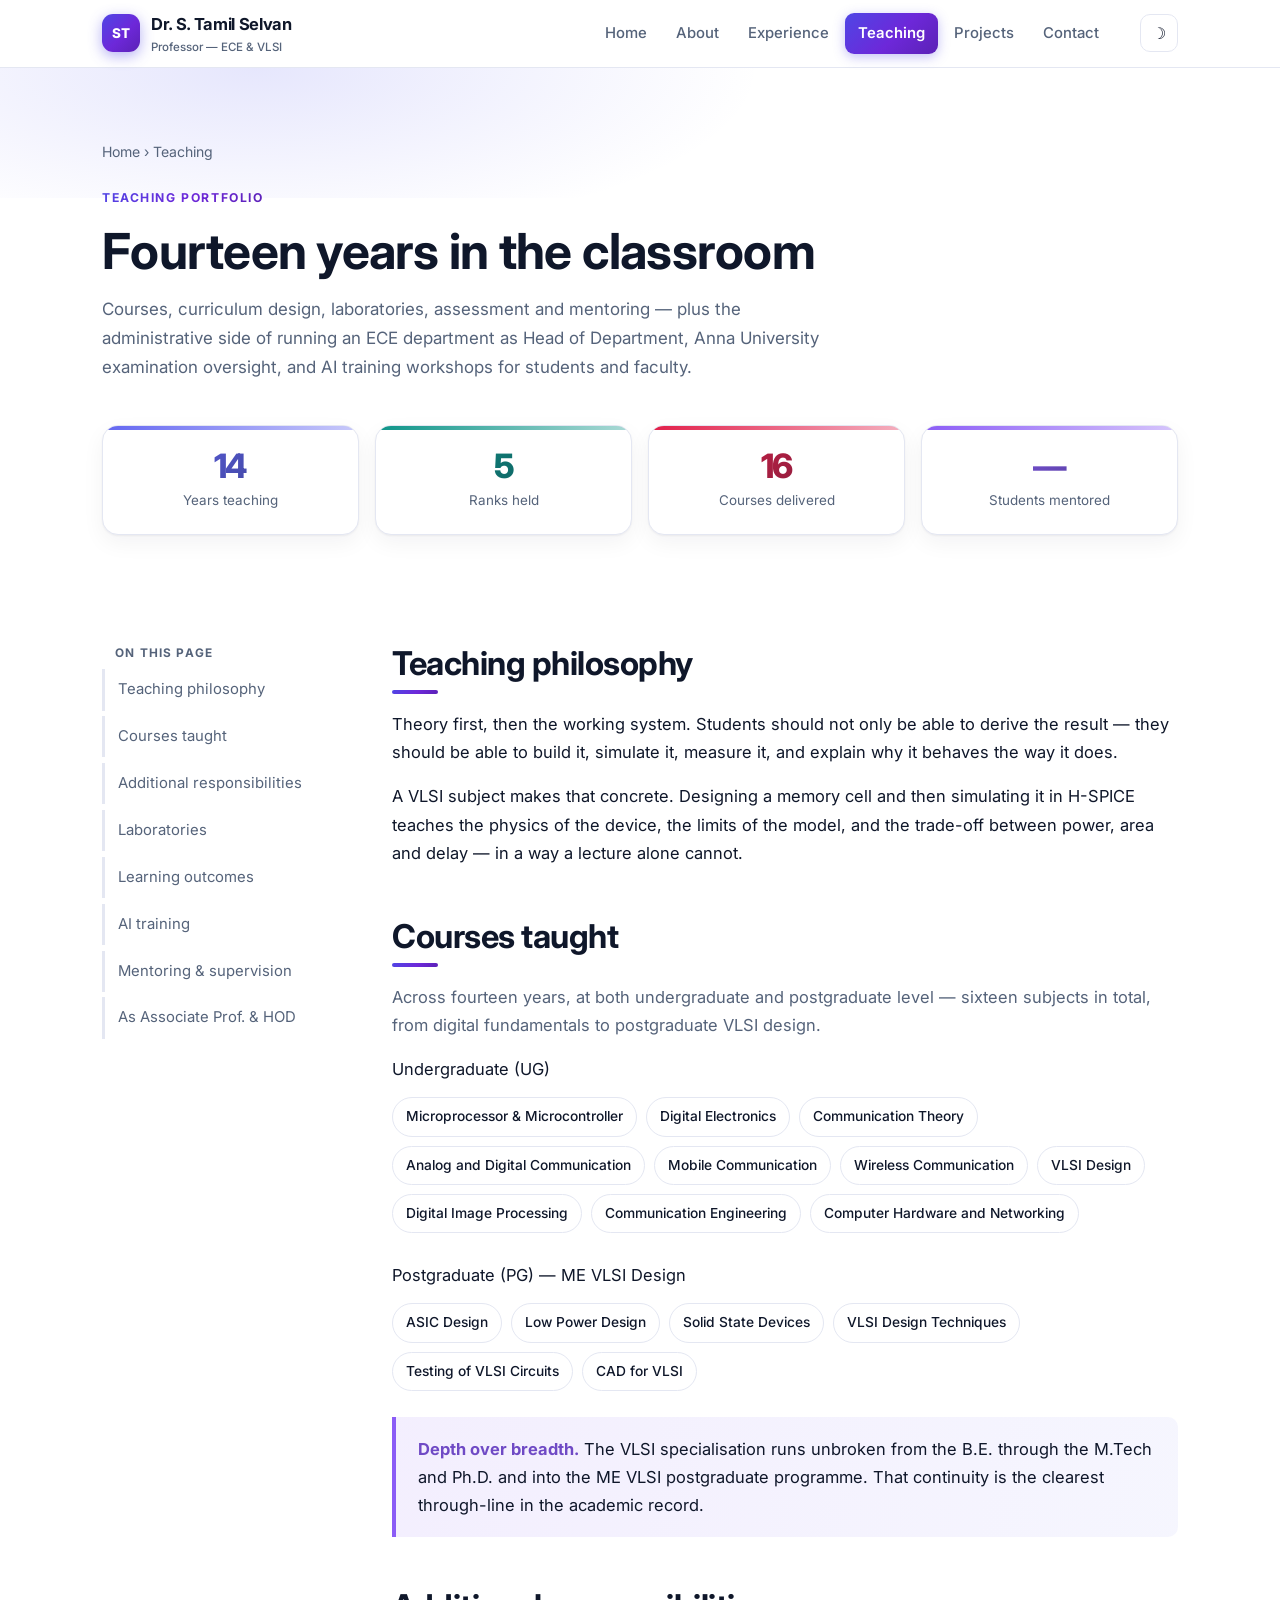
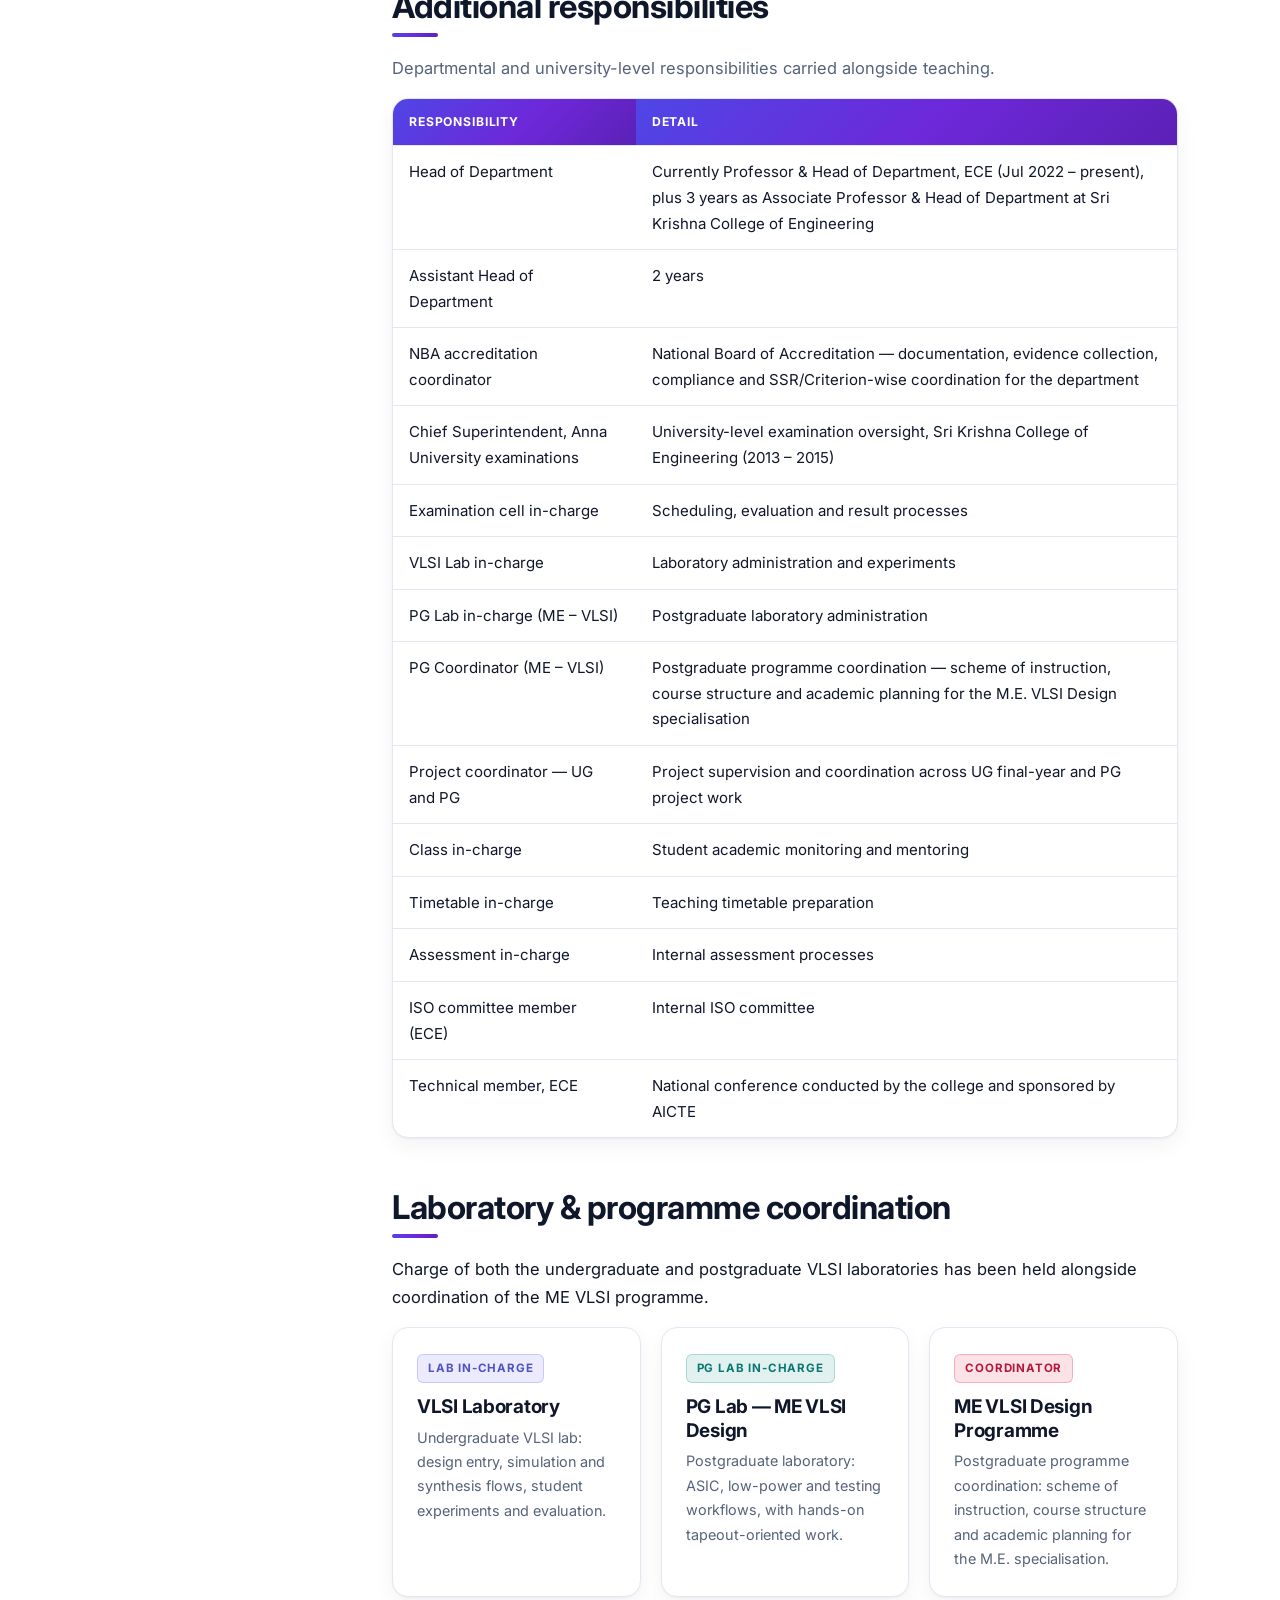
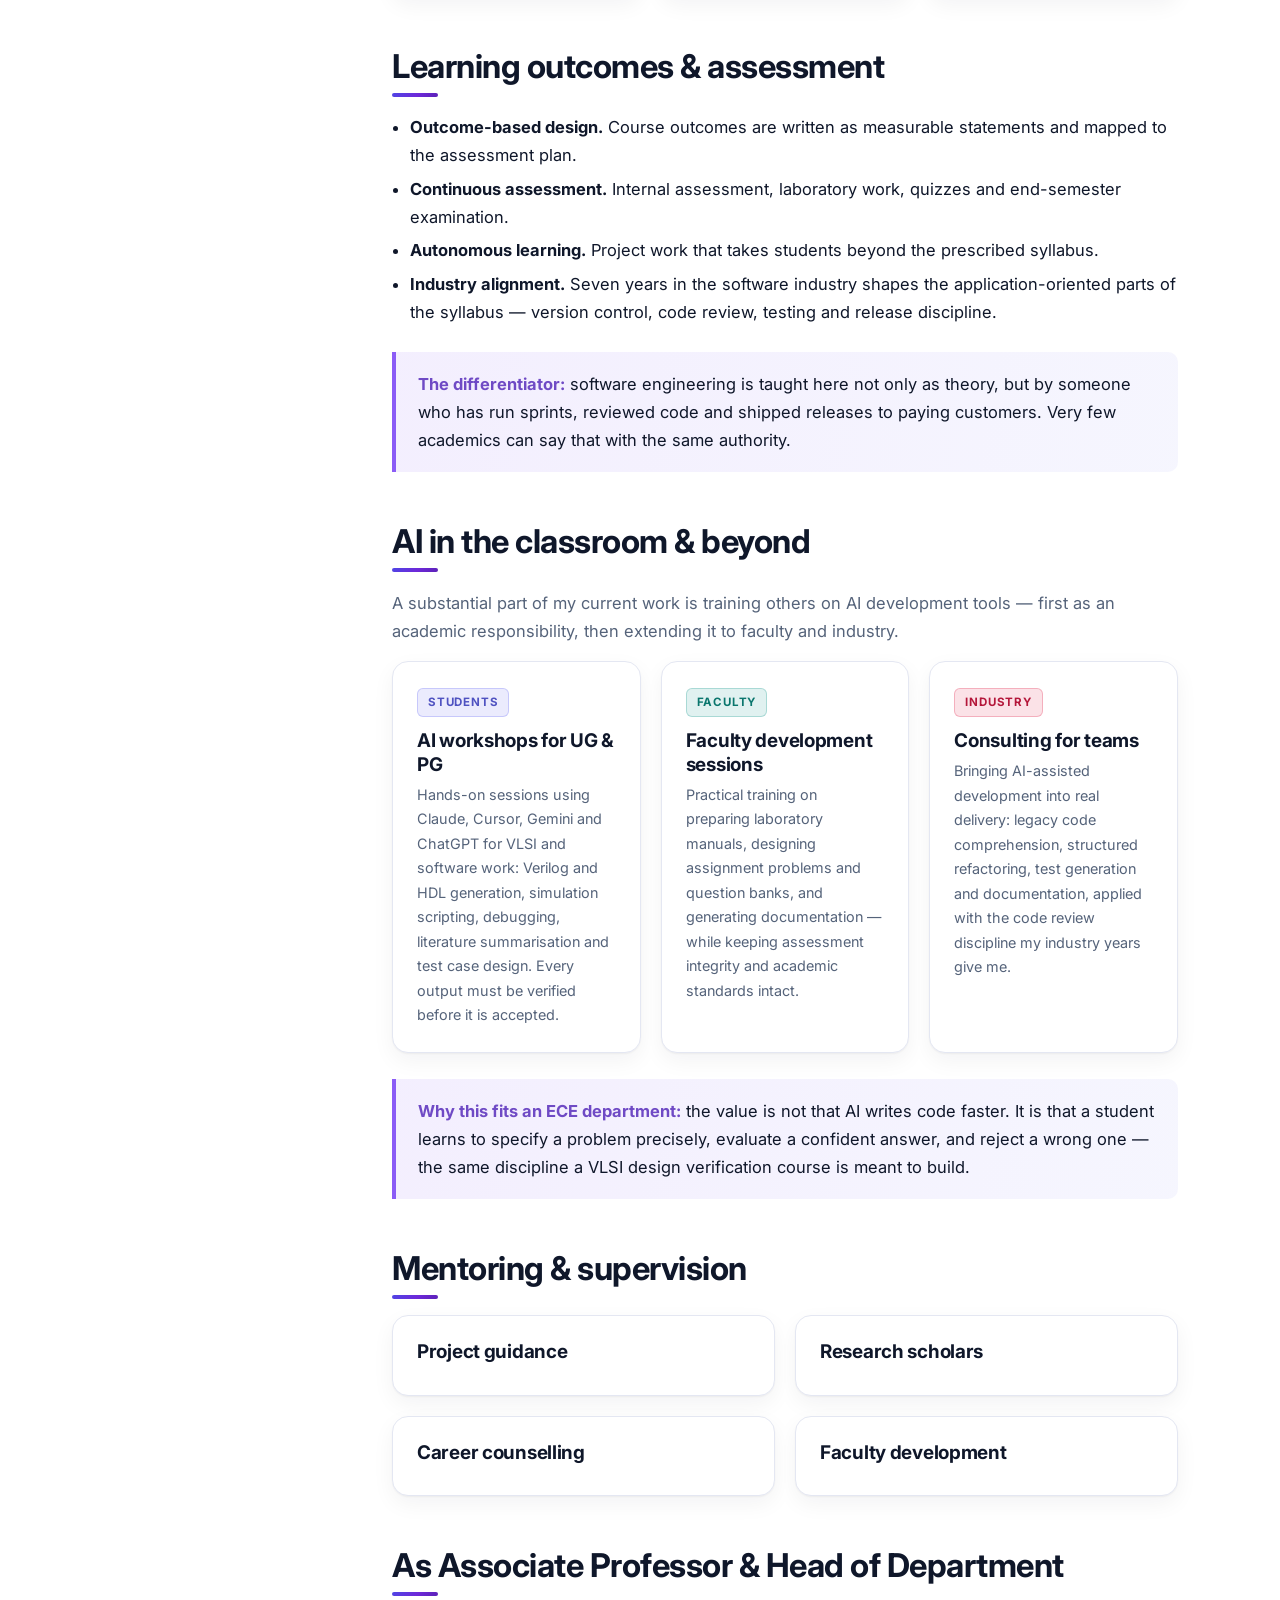
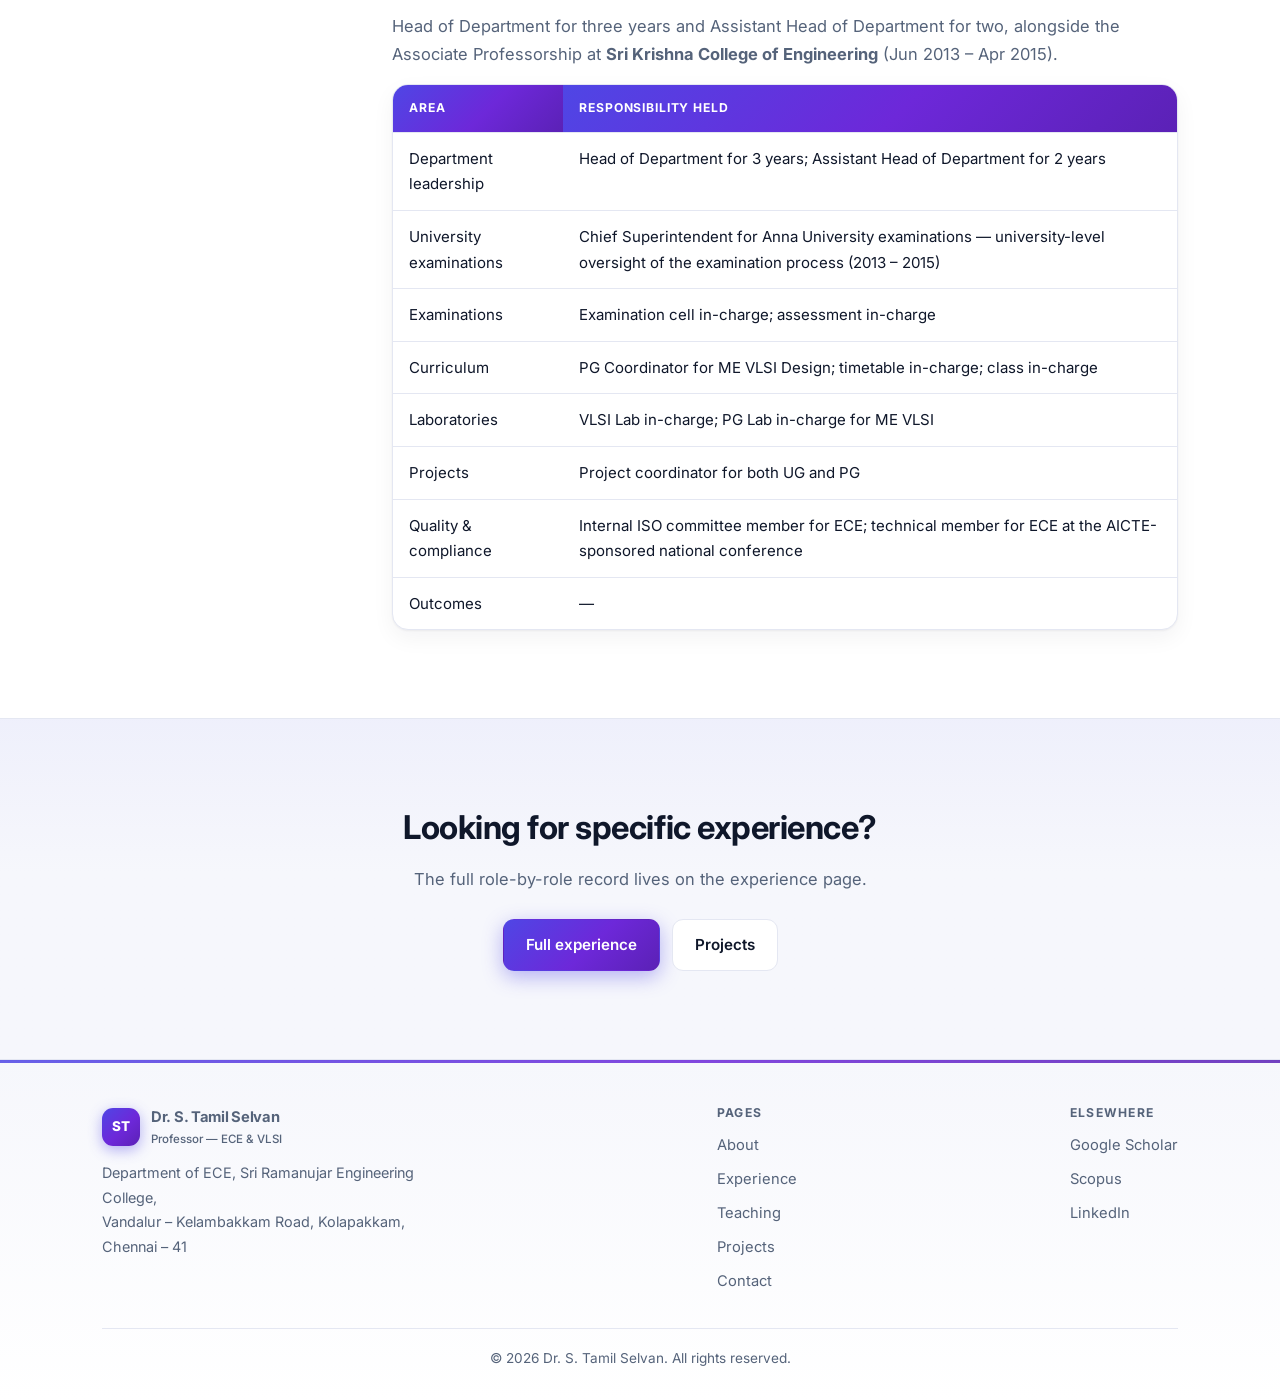
<file: teaching.html>
<!DOCTYPE html>
<html lang="en" data-theme="light">
<head>
<meta charset="utf-8">
<meta name="viewport" content="width=device-width, initial-scale=1">
<title>Teaching &mdash; Dr. S. Tamil Selvan</title>
<meta name="description" content="Teaching portfolio of Dr. S. Tamil Selvan &mdash; 14 years of teaching across Lecturer, Assistant Professor, Associate Professor, Head of Department and Professor in Electronics &amp; Communication Engineering, plus AI training workshops using Claude, Cursor, Gemini and ChatGPT.">
<link rel="preconnect" href="https://fonts.googleapis.com">
<link rel="preconnect" href="https://fonts.gstatic.com" crossorigin>
<link href="https://fonts.googleapis.com/css2?family=Inter:wght@400;500;600;700;800&amp;display=swap" rel="stylesheet">
<link rel="stylesheet" href="assets/css/style.css">
<link rel="icon" href="data:image/svg+xml,<svg xmlns='http://www.w3.org/2000/svg' viewBox='0 0 100 100'><rect width='100' height='100' rx='22' fill='%234f46e5'/><text x='50' y='68' font-size='52' font-family='sans-serif' font-weight='bold' fill='white' text-anchor='middle'>ST</text></svg>">
</head>
<body>
<a class="skip" href="#main">Skip to content</a>

<header class="site-header">
  <div class="wrap">
    <a class="brand" href="index.html">
      <span class="mark">ST</span>
      <span>Dr. S. Tamil Selvan<span class="sub">Professor &mdash; ECE &amp; VLSI</span></span>
    </a>
    <button class="icon-btn menu-btn" data-menu-toggle aria-expanded="false" aria-controls="primary-nav" aria-label="Open menu">&#9776;</button>
    <nav class="nav" id="primary-nav" aria-label="Primary">
      <a href="index.html">Home</a>
      <a href="about.html">About</a>
      <a href="experience.html">Experience</a>
      <a href="teaching.html" aria-current="page">Teaching</a>
      <a href="projects.html">Projects</a>
      <a href="contact.html">Contact</a>
    </nav>
    <div class="nav-tools">
      <button class="icon-btn" data-theme-toggle aria-label="Switch theme">&#9789;</button>
    </div>
  </div>
</header>

<main id="main">

  <section class="page-head">
    <div class="wrap">
      <p class="crumbs"><a href="index.html">Home</a> &rsaquo; Teaching</p>
      <span class="kicker">Teaching portfolio</span>
      <h1>Fourteen years in the classroom</h1>
      <p class="lede">
        Courses, curriculum design, laboratories, assessment and mentoring &mdash; plus the
        administrative side of running an ECE department as Head of Department, Anna University
        examination oversight, and AI training workshops for students and faculty.
      </p>
      <div class="stats">
        <div class="stat"><div class="n">14</div><div class="l">Years teaching</div></div>
        <div class="stat"><div class="n">5</div><div class="l">Ranks held</div></div>
        <div class="stat"><div class="n">16</div><div class="l">Courses delivered</div></div>
        <div class="stat"><div class="n">&mdash;</div><div class="l">Students mentored</div></div>
      </div>
    </div>
  </section>

  <section class="section">
    <div class="wrap split">
      <aside class="side-nav">
        <ul>
          <li class="grp">On this page</li>
          <li><a href="#philosophy">Teaching philosophy</a></li>
          <li><a href="#courses">Courses taught</a></li>
          <li><a href="#responsibilities">Additional responsibilities</a></li>
          <li><a href="#labs">Laboratories</a></li>
          <li><a href="#outcomes">Learning outcomes</a></li>
          <li><a href="#ai-training">AI training</a></li>
          <li><a href="#mentoring">Mentoring &amp; supervision</a></li>
            <li><a href="#hod">As Associate Prof. &amp; HOD</a></li>
          </ul>
      </aside>

      <div class="prose">

        <h2 id="philosophy">Teaching philosophy</h2>

        <p>
          Theory first, then the working system. Students should not only be able to derive the
          result &mdash; they should be able to build it, simulate it, measure it, and explain why it
          behaves the way it does.
        </p>
        <p>
          A VLSI subject makes that concrete. Designing a memory cell and then simulating it in
          H-SPICE teaches the physics of the device, the limits of the model, and the trade-off
          between power, area and delay &mdash; in a way a lecture alone cannot.
        </p>

        <h2 id="courses">Courses taught</h2>
        <p class="muted">
          Across fourteen years, at both undergraduate and postgraduate level &mdash; sixteen subjects
          in total, from digital fundamentals to postgraduate VLSI design.
        </p>

        <span class="tag">Undergraduate (UG)</span>
        <div class="chips" style="margin:14px 0 6px">
          <span class="chip">Microprocessor &amp; Microcontroller</span>
          <span class="chip">Digital Electronics</span>
          <span class="chip">Communication Theory</span>
          <span class="chip">Analog and Digital Communication</span>
          <span class="chip">Mobile Communication</span>
          <span class="chip">Wireless Communication</span>
          <span class="chip">VLSI Design</span>
          <span class="chip">Digital Image Processing</span>
          <span class="chip">Communication Engineering</span>
          <span class="chip">Computer Hardware and Networking</span>
        </div>

        <span class="tag" style="margin-top:22px;display:inline-block">Postgraduate (PG) &mdash; ME VLSI Design</span>
        <div class="chips" style="margin:14px 0 6px">
          <span class="chip">ASIC Design</span>
          <span class="chip">Low Power Design</span>
          <span class="chip">Solid State Devices</span>
          <span class="chip">VLSI Design Techniques</span>
          <span class="chip">Testing of VLSI Circuits</span>
          <span class="chip">CAD for VLSI</span>
        </div>
        <div class="note">
          <p><strong>Depth over breadth.</strong> The VLSI specialisation runs unbroken from the B.E.
            through the M.Tech and Ph.D. and into the ME VLSI postgraduate programme. That continuity
            is the clearest through-line in the academic record.</p>
        </div>

        <h2 id="responsibilities">Additional responsibilities</h2>
        <p class="muted">Departmental and university-level responsibilities carried alongside teaching.</p>
        <div class="table-wrap">
          <table>
            <thead><tr><th>Responsibility</th><th>Detail</th></tr></thead>
            <tbody>
              <tr><td>Head of Department</td><td>Currently Professor &amp; Head of Department, ECE (Jul 2022 &ndash; present), plus 3 years as Associate Professor &amp; Head of Department at Sri Krishna College of Engineering</td></tr>
              <tr><td>Assistant Head of Department</td><td>2 years</td></tr>
              <tr><td>NBA accreditation coordinator</td><td>National Board of Accreditation &mdash; documentation, evidence collection, compliance and SSR/Criterion-wise coordination for the department</td></tr>
              <tr><td>Chief Superintendent, Anna University examinations</td><td>University-level examination oversight, Sri Krishna College of Engineering (2013 &ndash; 2015)</td></tr>
              <tr><td>Examination cell in-charge</td><td>Scheduling, evaluation and result processes</td></tr>
              <tr><td>VLSI Lab in-charge</td><td>Laboratory administration and experiments</td></tr>
              <tr><td>PG Lab in-charge (ME &ndash; VLSI)</td><td>Postgraduate laboratory administration</td></tr>
              <tr><td>PG Coordinator (ME &ndash; VLSI)</td><td>Postgraduate programme coordination &mdash; scheme of instruction, course structure and academic planning for the M.E. VLSI Design specialisation</td></tr>
              <tr><td>Project coordinator &mdash; UG and PG</td><td>Project supervision and coordination across UG final-year and PG project work</td></tr>
              <tr><td>Class in-charge</td><td>Student academic monitoring and mentoring</td></tr>
              <tr><td>Timetable in-charge</td><td>Teaching timetable preparation</td></tr>
              <tr><td>Assessment in-charge</td><td>Internal assessment processes</td></tr>
              <tr><td>ISO committee member (ECE)</td><td>Internal ISO committee</td></tr>
              <tr><td>Technical member, ECE</td><td>National conference conducted by the college and sponsored by AICTE</td></tr>
            </tbody>
          </table>
        </div>

        <h2 id="labs">Laboratory &amp; programme coordination</h2>
        <p>
          Charge of both the undergraduate and postgraduate VLSI laboratories has been held alongside
          coordination of the ME VLSI programme.
        </p>
        <div class="grid g3" style="margin-bottom:1.5rem">
          <div class="card">
            <span class="tag">Lab in-charge</span>
            <h3>VLSI Laboratory</h3>
            <p class="muted small">Undergraduate VLSI lab: design entry, simulation and synthesis flows, student experiments and evaluation.</p>
          </div>
          <div class="card">
            <span class="tag">PG lab in-charge</span>
            <h3>PG Lab &mdash; ME VLSI Design</h3>
            <p class="muted small">Postgraduate laboratory: ASIC, low-power and testing workflows, with hands-on tapeout-oriented work.</p>
          </div>
          <div class="card">
            <span class="tag">Coordinator</span>
            <h3>ME VLSI Design Programme</h3>
            <p class="muted small">Postgraduate programme coordination: scheme of instruction, course structure and academic planning for the M.E. specialisation.</p>
          </div>
        </div>

        <h2 id="outcomes">Learning outcomes &amp; assessment</h2>
        <ul>
          <li><strong>Outcome-based design.</strong> Course outcomes are written as measurable statements and mapped to the assessment plan.</li>
          <li><strong>Continuous assessment.</strong> Internal assessment, laboratory work, quizzes and end-semester examination.</li>
          <li><strong>Autonomous learning.</strong> Project work that takes students beyond the prescribed syllabus.</li>
          <li><strong>Industry alignment.</strong> Seven years in the software industry shapes the application-oriented parts of the syllabus &mdash; version control, code review, testing and release discipline.</li>
        </ul>
        <div class="note">
          <p><strong>The differentiator:</strong> software engineering is taught here not only as
            theory, but by someone who has run sprints, reviewed code and shipped releases to paying
            customers. Very few academics can say that with the same authority.</p>
        </div>

        <h2 id="ai-training">AI in the classroom &amp; beyond</h2>
        <p class="muted">
          A substantial part of my current work is training others on AI development tools &mdash;
          first as an academic responsibility, then extending it to faculty and industry.
        </p>
        <div class="grid g3" style="margin-bottom:1.4rem">
          <div class="card">
            <span class="tag">Students</span>
            <h3>AI workshops for UG &amp; PG</h3>
            <p class="muted small">
              Hands-on sessions using Claude, Cursor, Gemini and ChatGPT for VLSI and software work:
              Verilog and HDL generation, simulation scripting, debugging, literature summarisation
              and test case design. Every output must be verified before it is accepted.
            </p>
          </div>
          <div class="card">
            <span class="tag">Faculty</span>
            <h3>Faculty development sessions</h3>
            <p class="muted small">
              Practical training on preparing laboratory manuals, designing assignment problems and
              question banks, and generating documentation &mdash; while keeping assessment integrity
              and academic standards intact.
            </p>
          </div>
          <div class="card">
            <span class="tag">Industry</span>
            <h3>Consulting for teams</h3>
            <p class="muted small">
              Bringing AI-assisted development into real delivery: legacy code comprehension,
              structured refactoring, test generation and documentation, applied with the code review
              discipline my industry years give me.
            </p>
          </div>
        </div>
        <div class="note">
          <p><strong>Why this fits an ECE department:</strong> the value is not that AI writes code
            faster. It is that a student learns to specify a problem precisely, evaluate a
            confident answer, and reject a wrong one &mdash; the same discipline a VLSI design
            verification course is meant to build.</p>
        </div>

        <h2 id="mentoring">Mentoring &amp; supervision</h2>
        <div class="grid g2" style="margin-bottom:1.5rem">
          <div class="card">
            <h3>Project guidance</h3>
          </div>
          <div class="card">
            <h3>Research scholars</h3>
          </div>
          <div class="card">
            <h3>Career counselling</h3>
          </div>
          <div class="card">
            <h3>Faculty development</h3>
          </div>
        </div>

        <h2 id="hod">As Associate Professor &amp; Head of Department</h2>
        <p class="muted">
          Head of Department for three years and Assistant Head of Department for two, alongside the
          Associate Professorship at <strong>Sri Krishna College of Engineering</strong> (Jun 2013 &ndash; Apr 2015).
        </p>
        <div class="table-wrap">
          <table>
            <thead><tr><th>Area</th><th>Responsibility held</th></tr></thead>
            <tbody>
              <tr><td>Department leadership</td><td>Head of Department for 3 years; Assistant Head of Department for 2 years</td></tr>
                <tr><td>University examinations</td><td>Chief Superintendent for Anna University examinations &mdash; university-level oversight of the examination process (2013 &ndash; 2015)</td></tr>
              <tr><td>Examinations</td><td>Examination cell in-charge; assessment in-charge</td></tr>
              <tr><td>Curriculum</td><td>PG Coordinator for ME VLSI Design; timetable in-charge; class in-charge</td></tr>
              <tr><td>Laboratories</td><td>VLSI Lab in-charge; PG Lab in-charge for ME VLSI</td></tr>
              <tr><td>Projects</td><td>Project coordinator for both UG and PG</td></tr>
              <tr><td>Quality &amp; compliance</td><td>Internal ISO committee member for ECE; technical member for ECE at the AICTE-sponsored national conference</td></tr>
              <tr><td>Outcomes</td><td>&mdash;</td></tr>
            </tbody>
          </table>
        </div>
      </div>
    </div>
  </section>

  <section class="section alt">
    <div class="wrap center">
      <h2>Looking for specific experience?</h2>
      <p class="muted">The full role-by-role record lives on the experience page.</p>
      <div class="btn-row" style="justify-content:center">
        <a class="btn btn-primary" href="experience.html">Full experience</a>
        <a class="btn btn-ghost" href="projects.html">Projects</a>
      </div>
    </div>
  </section>

</main>

<footer class="site-footer">
  <div class="wrap">
    <div class="footer-grid">
      <div>
        <a class="brand" href="index.html">
          <span class="mark">ST</span>
          <span>Dr. S. Tamil Selvan<span class="sub">Professor &mdash; ECE &amp; VLSI</span></span>
        </a>
        <p class="small muted" style="margin-top:12px;max-width:38ch">
          Department of ECE, Sri Ramanujar Engineering College,<br>Vandalur &ndash; Kelambakkam Road, Kolapakkam, Chennai &ndash; 41
        </p>
      </div>
      <div>
        <h3>Pages</h3>
        <ul>
          <li><a href="about.html">About</a></li>
          <li><a href="experience.html">Experience</a></li>
          <li><a href="teaching.html">Teaching</a></li>
          <li><a href="projects.html">Projects</a></li>
          <li><a href="contact.html">Contact</a></li>
        </ul>
      </div>
      <div>
        <h3>Elsewhere</h3>
        <ul>
          <li><a href="https://scholar.google.com/citations?hl=en&amp;user=R4JddYAAAAAJ" target="_blank" rel="noopener noreferrer">Google Scholar</a></li>
          <li><a href="https://www.scopus.com/authid/detail.uri?authorId=57210962589" target="_blank" rel="noopener noreferrer">Scopus</a></li>
          <li><a href="https://www.linkedin.com/feed/" target="_blank" rel="noopener noreferrer">LinkedIn</a></li>

        </ul>
      </div>
    </div>
    <div class="footer-bottom">
      <span>&copy; <span data-year></span> Dr. S. Tamil Selvan. All rights reserved.</span>
    </div>
  </div>
</footer>

<script src="assets/js/main.js"></script>
</body>
</html>
</file>
<file: assets/css/style.css>
/* ============================================================
   Dr. S. Tamil Selvan — portfolio
   Design system: 4-hue rotating accent palette + soft tints
   ============================================================ */

:root {
  /* surfaces */
  --bg: #ffffff;
  --bg-alt: #f6f7fc;
  --surface: #ffffff;
  --surface-2: #fbfbfe;

  /* text */
  --text: #0f172a;
  --text-muted: #55637a;

  /* brand */
  --primary: #4f46e5;
  --primary-soft: #eef2ff;

  /* rotating accents (indigo / teal / rose / violet) */
  --a1: #6366f1;
  --a2: #0d9488;
  --a3: #e11d48;
  --a4: #8b5cf6;
  /* every stop is dark enough for white text to clear 4.5:1 */
  --brand-grad: linear-gradient(135deg, #4f46e5, #6d28d9 55%, #5b21b6);
  --cta-grad: linear-gradient(135deg, #4338ca, #6d28d9 55%, #5b21b6);
  /* small text on tinted backgrounds needs a darker ink than the pure hue */
  --ink-mix: #000;
  --ink-amt: 80%;

  --border: #e4e7f2;
  --shadow: 0 1px 2px rgba(15, 23, 42, .05), 0 8px 22px rgba(15, 23, 42, .05);
  --shadow-lg: 0 14px 44px rgba(15, 23, 42, .13);

  --radius: 16px;
  --radius-sm: 10px;
  --maxw: 1120px;
  --header-h: 68px;
  --font: "Inter", ui-sans-serif, system-ui, -apple-system, "Segoe UI", Roboto, Helvetica, Arial, sans-serif;
  --mono: ui-monospace, SFMono-Regular, "SF Mono", Menlo, Consolas, monospace;
}

[data-theme="dark"] {
  --bg: #080d1a;
  --bg-alt: #0e1526;
  --surface: #121b30;
  --surface-2: #172138;
  --text: #eaf0fb;
  --text-muted: #9fadc6;
  --primary: #a5b4fc;
  --primary-soft: #1e2a4d;
  --a1: #818cf8;
  --a2: #2dd4bf;
  --a3: #fb7185;
  --a4: #c084fc;
  --ink-mix: #fff;
  --ink-amt: 0%;
  --border: #22304d;
  --shadow: 0 1px 2px rgba(0, 0, 0, .35), 0 8px 22px rgba(0, 0, 0, .38);
  --shadow-lg: 0 16px 48px rgba(0, 0, 0, .58);
}

*, *::before, *::after { box-sizing: border-box; }

html { scroll-behavior: smooth; scroll-padding-top: calc(var(--header-h) + 16px); }

body {
  margin: 0;
  background: var(--bg);
  color: var(--text);
  font-family: var(--font);
  font-size: 16.5px;
  line-height: 1.7;
  -webkit-font-smoothing: antialiased;
  text-rendering: optimizeLegibility;
}

::selection { background: color-mix(in srgb, var(--primary) 24%, transparent); }

img { max-width: 100%; display: block; }
a { color: var(--primary); text-decoration: none; text-underline-offset: 3px; }
a:hover { text-decoration: underline; }

h1, h2, h3, h4 { line-height: 1.25; margin: 0 0 .5em; font-weight: 700; letter-spacing: -.015em; }
h1 { font-size: clamp(2rem, 5vw, 3.1rem); }
h2 { font-size: clamp(1.5rem, 3.2vw, 2.05rem); }
h3 { font-size: 1.18rem; }
p { margin: 0 0 1rem; }
ul { margin: 0 0 1rem; padding-left: 1.15rem; }
li { margin-bottom: .35rem; }

.wrap { width: 100%; max-width: var(--maxw); margin: 0 auto; padding: 0 22px; }
.skip { position: absolute; left: -9999px; }
.skip:focus { left: 12px; top: 10px; z-index: 200; background: var(--primary); color: #fff; padding: 10px 16px; border-radius: 8px; }

.muted { color: var(--text-muted); }
.small { font-size: .9rem; }
.center { text-align: center; }

/* ---------- rotating accent assignment ---------- */
.card, .stat { --h: var(--a1); }
.grid > *, .stats > * { --h: var(--a1); }
.grid > :nth-child(4n+2), .stats > :nth-child(4n+2) { --h: var(--a2); }
.grid > :nth-child(4n+3), .stats > :nth-child(4n+3) { --h: var(--a3); }
.grid > :nth-child(4n+4), .stats > :nth-child(4n+4) { --h: var(--a4); }

/* text-safe version of the rotating hue (AA on tinted backgrounds) */
.ink { color: color-mix(in srgb, var(--h) var(--ink-amt), var(--ink-mix)); }

/* gradient text, only where the browser can actually clip it */
@supports ((-webkit-background-clip: text) or (background-clip: text)) {
  .hero h1 .name, .stat .n, .kicker {
    background-image: var(--grad, var(--brand-grad));
    -webkit-background-clip: text; background-clip: text;
    -webkit-text-fill-color: transparent; color: transparent;
  }
  .hero h1 .name { --grad: var(--brand-grad); }
  .stat .n { --grad: linear-gradient(135deg, var(--h), color-mix(in srgb, var(--h) 45%, var(--text))); }
}

/* ============================================================
   header
   ============================================================ */
.site-header {
  position: sticky; top: 0; z-index: 90;
  height: var(--header-h);
  display: flex; align-items: center;
  background: color-mix(in srgb, var(--bg) 82%, transparent);
  backdrop-filter: saturate(180%) blur(16px);
  border-bottom: 1px solid var(--border);
}
.site-header .wrap { display: flex; align-items: center; gap: 18px; }

.brand { display: flex; align-items: center; gap: 11px; font-weight: 700; color: var(--text); letter-spacing: -.02em; }
.brand:hover { text-decoration: none; }
.brand .mark {
  width: 38px; height: 38px; border-radius: 11px; flex: none;
  display: grid; place-items: center;
  background: var(--brand-grad);
  color: #fff; font-size: .84rem; font-weight: 800; letter-spacing: .02em;
  box-shadow: 0 4px 14px color-mix(in srgb, var(--primary) 42%, transparent);
}
.brand .sub { display: block; font-size: .72rem; font-weight: 500; color: var(--text-muted); letter-spacing: 0; }

.nav { margin-left: auto; display: flex; align-items: center; gap: 3px; }
.nav a {
  padding: 8px 13px; border-radius: 9px; font-size: .93rem; font-weight: 500;
  color: var(--text-muted); transition: background .16s ease, color .16s ease;
}
.nav a:hover { background: var(--primary-soft); color: var(--primary); text-decoration: none; }
.nav a[aria-current="page"] {
  color: #fff; background: var(--brand-grad); font-weight: 600;
  box-shadow: 0 3px 12px color-mix(in srgb, var(--primary) 34%, transparent);
}

.icon-btn {
  width: 38px; height: 38px; flex: none; display: grid; place-items: center;
  border: 1px solid var(--border); border-radius: 10px; cursor: pointer;
  background: var(--surface); color: var(--text); font-size: 1rem;
  transition: border-color .16s ease, color .16s ease, background .16s ease;
}
.icon-btn:hover { border-color: var(--primary); color: var(--primary); background: var(--primary-soft); }
.nav-tools { display: flex; align-items: center; gap: 8px; margin-left: 10px; }

.menu-btn { display: none; }

@media (max-width: 900px) {
  .menu-btn { display: grid; }
  .nav {
    position: fixed; inset: var(--header-h) 0 auto 0;
    flex-direction: column; align-items: stretch; gap: 3px;
    background: var(--bg); border-bottom: 1px solid var(--border);
    padding: 12px 22px 20px; box-shadow: var(--shadow-lg);
    display: none;
  }
  .nav.open { display: flex; }
  .nav a { padding: 12px 14px; font-size: 1rem; }
  .nav a[aria-current="page"] { color: #fff; }
}

/* ============================================================
   hero
   ============================================================ */
.hero {
  position: relative; overflow: hidden;
  padding: clamp(56px, 9vw, 104px) 0 clamp(48px, 7vw, 84px);
  background: var(--bg);
}
.hero::before, .hero::after {
  content: ""; position: absolute; border-radius: 50%;
  filter: blur(78px); pointer-events: none; z-index: 0;
}
.hero::before {
  width: 620px; height: 620px; top: -250px; left: -160px;
  background: radial-gradient(circle, color-mix(in srgb, var(--a1) 34%, transparent), transparent 68%);
}
.hero::after {
  width: 540px; height: 540px; top: -110px; right: -180px;
  background: radial-gradient(circle, color-mix(in srgb, var(--a4) 30%, transparent), transparent 68%);
}
.hero-grid { position: relative; z-index: 1; display: grid; grid-template-columns: 1.35fr .65fr; gap: 46px; align-items: center; }

.hero h1 { margin-bottom: .18em; }
.hero h1 .name { color: var(--primary); }
.hero .role { font-size: 1.12rem; font-weight: 600; color: var(--text-muted); margin-bottom: 1.1rem; }
.hero .lede { font-size: 1.06rem; color: var(--text-muted); max-width: 58ch; }
.hero .lede + .lede { margin-top: .9rem; }

.eyebrow {
  display: inline-flex; align-items: center; gap: 8px;
  font-size: .78rem; font-weight: 600; letter-spacing: .08em;   text-transform: uppercase;
  color: color-mix(in srgb, var(--a2) var(--ink-amt), var(--ink-mix));
  background: color-mix(in srgb, var(--a2) 12%, var(--surface));
  border: 1px solid color-mix(in srgb, var(--a2) 30%, transparent);
  padding: 6px 14px; border-radius: 999px; margin-bottom: 20px;
}
.eyebrow::before {
  content: ""; width: 8px; height: 8px; border-radius: 50%;
  background: var(--a2);
  box-shadow: 0 0 0 3px color-mix(in srgb, var(--a2) 24%, transparent);
  animation: pulse 2.4s ease-in-out infinite;
}
@keyframes pulse {
  0%, 100% { box-shadow: 0 0 0 3px color-mix(in srgb, var(--a2) 24%, transparent); }
  50% { box-shadow: 0 0 0 6px color-mix(in srgb, var(--a2) 6%, transparent); }
}

.btn-row { display: flex; flex-wrap: wrap; gap: 12px; margin-top: 26px; }
.btn {
  display: inline-flex; align-items: center; gap: 8px;
  padding: 12px 22px; border-radius: 11px; font-weight: 600; font-size: .95rem;
  border: 1px solid transparent; cursor: pointer;
  transition: transform .16s ease, box-shadow .16s ease, filter .16s ease;
}
.btn:hover { text-decoration: none; transform: translateY(-2px); }
.btn-primary {
  background: var(--brand-grad); color: #fff;
  box-shadow: 0 6px 20px color-mix(in srgb, var(--primary) 40%, transparent);
}
.btn-primary:hover { filter: brightness(1.07); box-shadow: 0 10px 28px color-mix(in srgb, var(--primary) 48%, transparent); }
.btn-ghost { border-color: var(--border); color: var(--text); background: var(--surface); }
.btn-ghost:hover { border-color: var(--primary); color: var(--primary); background: var(--primary-soft); }

.card-link {
  display: inline-flex; align-items: center; gap: 6px; margin-top: 14px;
  font-size: .85rem; font-weight: 600; color: var(--primary);
  padding-bottom: 2px;
  border-bottom: 1px solid color-mix(in srgb, var(--primary) 32%, transparent);
  transition: gap .18s ease, border-color .18s ease;
}
.card-link::after { content: "\2192"; line-height: 1; }
.card-link:hover { gap: 11px; border-color: var(--primary); }
.card-link:focus-visible { outline: 2px solid var(--primary); outline-offset: 3px; border-radius: 3px; }

.contact-hero {
  display: flex; flex-wrap: wrap; align-items: center; gap: 14px;
  margin-top: 24px; padding: 16px 20px;
  border: 1px solid var(--border); border-radius: 16px;
  background: var(--surface); box-shadow: var(--shadow);
}
.contact-hero-mail {
  font-size: clamp(1.05rem, 2.4vw, 1.35rem); font-weight: 700;
  color: var(--primary); letter-spacing: -.01em; overflow-wrap: anywhere;
}
.contact-hero-mail:hover { text-decoration: underline; }
.contact-hero-mail:focus-visible { outline: 2px solid var(--primary); outline-offset: 3px; border-radius: 4px; }
.contact-hero .btn { padding: 9px 16px; font-size: .85rem; }

.portrait {
  aspect-ratio: 3 / 4; border-radius: 24px; overflow: hidden;
  border: 1px solid var(--border); background: var(--bg-alt);
  box-shadow: var(--shadow-lg);
  display: grid; place-items: center; text-align: center;
  position: relative;
}
.portrait::after {
  content: ""; position: absolute; inset: 0; pointer-events: none;
  border-radius: inherit;
  background: linear-gradient(200deg, color-mix(in srgb, var(--a4) 16%, transparent), transparent 45%);
}
.portrait img { width: 100%; height: 100%; object-fit: cover; }
.portrait .ph { padding: 24px; color: var(--text-muted); font-size: .9rem; }
.portrait .ph .big { font-size: 2.6rem; line-height: 1; margin-bottom: 10px; }

@media (max-width: 880px) {
  .hero-grid { grid-template-columns: 1fr; }
  .portrait { max-width: 260px; order: -1; }
}

/* ============================================================
   stats
   ============================================================ */
.stats { display: grid; grid-template-columns: repeat(4, 1fr); gap: 16px; margin-top: 44px; }
.stat {
  position: relative; overflow: hidden;
  background: var(--surface); border: 1px solid var(--border); border-radius: var(--radius);
  padding: 22px 18px; text-align: center; box-shadow: var(--shadow);
  transition: transform .18s ease, box-shadow .18s ease;
}
.stat::before {
  content: ""; position: absolute; top: 0; left: 0; right: 0; height: 4px;
  background: linear-gradient(90deg, var(--h), color-mix(in srgb, var(--h) 35%, transparent));
}
.stat:hover { transform: translateY(-3px); box-shadow: var(--shadow-lg); }
.stat .n { font-size: 2.1rem; font-weight: 800; letter-spacing: -.03em; line-height: 1.1; color: var(--h); }
.stat .l { font-size: .84rem; color: var(--text-muted); margin-top: 4px; }
@media (max-width: 720px) { .stats { grid-template-columns: repeat(2, 1fr); } }

/* ============================================================
   sections
   ============================================================ */
.section { padding: clamp(52px, 7vw, 88px) 0; position: relative; }
.section.alt {
  background:
    linear-gradient(180deg, color-mix(in srgb, var(--a1) 5%, var(--bg-alt)), var(--bg-alt) 45%),
    var(--bg-alt);
  border-block: 1px solid var(--border);
}
.section-head { max-width: 66ch; margin-bottom: 40px; }
.section-head p { color: var(--text-muted); margin: 0; }
.kicker {
  display: inline-block; font-size: .76rem; font-weight: 700; letter-spacing: .13em;
  text-transform: uppercase; margin-bottom: 12px; color: var(--primary);
}

.page-head { padding: clamp(44px, 6vw, 72px) 0 clamp(8px, 2vw, 20px); position: relative; }
.page-head::before {
  content: ""; position: absolute; top: 0; left: 0; right: 0; height: 130px; z-index: -1;
  background: radial-gradient(700px 240px at 20% 0%, color-mix(in srgb, var(--a1) 16%, transparent), transparent 72%);
}
.page-head h1 { margin-bottom: .25em; }
.page-head .lede { color: var(--text-muted); font-size: 1.06rem; max-width: 66ch; margin: 0; }
.crumbs { font-size: .88rem; color: var(--text-muted); margin-bottom: 18px; }
.crumbs a { color: var(--text-muted); }
.crumbs a:hover { color: var(--primary); }

/* ============================================================
   grids & cards
   ============================================================ */
.grid { display: grid; gap: 20px; }
.g2 { grid-template-columns: repeat(2, 1fr); }
.g3 { grid-template-columns: repeat(3, 1fr); }
.g4 { grid-template-columns: repeat(4, 1fr); }
@media (max-width: 980px) { .g3, .g4 { grid-template-columns: repeat(2, 1fr); } }
@media (max-width: 700px) { .g2, .g3, .g4 { grid-template-columns: 1fr; } }

.card {
  position: relative; overflow: hidden;
  background: var(--surface); border: 1px solid var(--border);
  border-radius: var(--radius); padding: 24px; box-shadow: var(--shadow);
  transition: transform .2s ease, box-shadow .2s ease, border-color .2s ease;
}
.card::before {
  content: ""; position: absolute; top: 0; left: 0; right: 0; height: 4px;
  background: linear-gradient(90deg, var(--h, var(--a1)), color-mix(in srgb, var(--h, var(--a1)) 20%, transparent));
  opacity: 0; transition: opacity .2s ease;
}
.card.hover:hover {
  transform: translateY(-4px);
  border-color: color-mix(in srgb, var(--h, var(--a1)) 45%, var(--border));
  box-shadow: 0 16px 40px color-mix(in srgb, var(--h, var(--a1)) 20%, transparent);
}
.card.hover:hover::before { opacity: 1; }
.card h3 { margin-bottom: .35em; }
.card p:last-child, .card ul:last-child { margin-bottom: 0; }
.card .tag {
  display: inline-block; font-size: .72rem; font-weight: 700; letter-spacing: .07em;
  text-transform: uppercase; margin-bottom: 12px; padding: 4px 10px; border-radius: 6px;
  color: color-mix(in srgb, var(--h, var(--a1)) var(--ink-amt), var(--ink-mix));
  background: color-mix(in srgb, var(--h, var(--a1)) 13%, var(--surface));
  border: 1px solid color-mix(in srgb, var(--h, var(--a1)) 26%, transparent);
}
.card-icon {
  width: 46px; height: 46px; border-radius: 13px; display: grid; place-items: center;
  font-size: 1.3rem; margin-bottom: 14px;
  color: color-mix(in srgb, var(--h, var(--a1)) var(--ink-amt), var(--ink-mix));
  background: linear-gradient(140deg, color-mix(in srgb, var(--h, var(--a1)) 18%, var(--surface)), color-mix(in srgb, var(--h, var(--a1)) 7%, var(--surface)));
  border: 1px solid color-mix(in srgb, var(--h, var(--a1)) 24%, transparent);
}

/* ============================================================
   timeline
   ============================================================ */
.timeline { position: relative; padding-left: 36px; }
.timeline::before {
  content: ""; position: absolute; left: 9px; top: 6px; bottom: 6px; width: 3px;
  border-radius: 3px;
  background: linear-gradient(180deg, var(--a1), var(--a2) 32%, var(--a3) 62%, var(--a4));
  opacity: .55;
}
.tl-item { position: relative; margin-bottom: 18px; }
.tl-item::before {
  content: ""; position: absolute; left: -32px; top: 24px; z-index: 1;
  width: 15px; height: 15px; border-radius: 50%;
  background: var(--surface); border: 3px solid var(--a1);
  box-shadow: 0 0 0 4px color-mix(in srgb, var(--a1) 18%, transparent);
}
.tl-item.current::before {
  border-color: var(--a2); background: var(--a2);
  box-shadow: 0 0 0 5px color-mix(in srgb, var(--a2) 22%, transparent);
}
.tl-item .card { margin-bottom: 0; }
.tl-top { display: flex; flex-wrap: wrap; align-items: baseline; gap: 10px; margin-bottom: 4px; }
.tl-top h3 { margin: 0; }
.tl-when {
  font-size: .82rem; font-weight: 700; font-family: var(--mono);
  padding: 3px 10px; border-radius: 999px;
  color: color-mix(in srgb, var(--a1) var(--ink-amt), var(--ink-mix));
  background: color-mix(in srgb, var(--a1) 12%, var(--surface));
  border: 1px solid color-mix(in srgb, var(--a1) 26%, transparent);
}
.tl-item.current .tl-when {
  color: color-mix(in srgb, var(--a2) var(--ink-amt), var(--ink-mix));
  background: color-mix(in srgb, var(--a2) 14%, var(--surface));
  border-color: color-mix(in srgb, var(--a2) 32%, transparent);
}
.tl-org { font-weight: 600; color: var(--text-muted); margin-bottom: .6em; font-size: .95rem; }

/* ============================================================
   chips
   ============================================================ */
.chips { display: flex; flex-wrap: wrap; gap: 9px; }
.chip {
  font-size: .86rem; font-weight: 500; padding: 7px 13px; border-radius: 999px;
  border: 1px solid var(--border); background: var(--surface); color: var(--text);
  transition: border-color .16s ease, color .16s ease, transform .16s ease;
}
.chip:hover { border-color: var(--h, var(--a1)); color: var(--h, var(--a1)); transform: translateY(-1px); }
.chip.p {
  font-weight: 700; color: #fff; border-color: transparent;
  background: var(--brand-grad);
  box-shadow: 0 3px 10px color-mix(in srgb, var(--primary) 30%, transparent);
}

/* ============================================================
   tables
   ============================================================ */
.table-wrap {
  overflow-x: auto; border: 1px solid var(--border);
  border-radius: var(--radius); background: var(--surface); box-shadow: var(--shadow);
}
table { width: 100%; border-collapse: collapse; font-size: .94rem; }
th, td { text-align: left; padding: 13px 16px; border-bottom: 1px solid var(--border); vertical-align: top; }
th {
  font-size: .76rem; letter-spacing: .07em; text-transform: uppercase; color: #fff; white-space: nowrap;
  background: var(--brand-grad);
}
tbody tr { transition: background .14s ease; }
tbody tr:hover { background: color-mix(in srgb, var(--a1) 5%, var(--surface)); }
tbody tr:last-child td { border-bottom: 0; }

/* ============================================================
   misc blocks
   ============================================================ */
.note {
  position: relative;
  border-left: 4px solid var(--a4);
  background: linear-gradient(100deg, color-mix(in srgb, var(--a4) 10%, var(--surface)), color-mix(in srgb, var(--a1) 6%, var(--surface)));
  padding: 18px 22px; border-radius: 0 var(--radius-sm) var(--radius-sm) 0; margin: 26px 0;
}
.note p:last-child { margin: 0; }
.note strong { color: color-mix(in srgb, var(--a4) var(--ink-amt), var(--ink-mix)); }

.split { display: grid; grid-template-columns: 250px 1fr; gap: 40px; }
@media (max-width: 860px) { .split { grid-template-columns: 1fr; gap: 10px; } }
.side-nav { position: sticky; top: calc(var(--header-h) + 22px); align-self: start; }
.side-nav ul { list-style: none; padding: 0; margin: 0; }
.side-nav a {
  display: block; padding: 8px 13px; border-left: 3px solid var(--border);
  color: var(--text-muted); font-size: .93rem; border-radius: 0 8px 8px 0;
  transition: border-color .16s ease, color .16s ease, background .16s ease;
}
.side-nav a:hover {
  border-color: var(--a1); color: var(--text); text-decoration: none;
  background: color-mix(in srgb, var(--a1) 7%, transparent);
}
.side-nav .grp {
  font-size: .74rem; font-weight: 700; letter-spacing: .1em; text-transform: uppercase;
  color: var(--text-muted); margin: 16px 0 6px 13px;
}
.side-nav .grp:first-child { margin-top: 0; }

.prose > :last-child { margin-bottom: 0; }
.prose h2 { margin-top: 1.5em; position: relative; padding-bottom: .3em; }
.prose h2::after {
  content: ""; position: absolute; left: 0; bottom: 0; width: 46px; height: 4px; border-radius: 3px;
  background: var(--brand-grad);
}
.prose h2:first-child { margin-top: 0; }

/* ============================================================
   forms
   ============================================================ */
.form-grid { display: grid; gap: 16px; }
.field label { display: block; font-size: .88rem; font-weight: 600; margin-bottom: 6px; }
.field input, .field textarea, .field select {
  width: 100%; padding: 12px 14px; font: inherit; font-size: .95rem;
  color: var(--text); background: var(--surface-2);
  border: 1px solid var(--border); border-radius: var(--radius-sm);
  transition: border-color .16s ease, box-shadow .16s ease, background .16s ease;
}
.field input:focus, .field textarea:focus, .field select:focus {
  outline: none; background: var(--surface); border-color: var(--primary);
  box-shadow: 0 0 0 4px color-mix(in srgb, var(--primary) 16%, transparent);
}
.field textarea { min-height: 140px; resize: vertical; }
.form-note { font-size: .84rem; color: var(--text-muted); margin: 0; }

.contact-list { list-style: none; padding: 0; margin: 0; }
.contact-list li {
  display: flex; gap: 12px; padding: 11px 0;
  border-bottom: 1px dashed var(--border); font-size: .95rem;
}
.contact-list li:last-child { border-bottom: 0; }
.contact-list .k { color: var(--text-muted); min-width: 92px; flex: none; font-weight: 600; font-size: .87rem; }

.social { display: flex; flex-wrap: wrap; gap: 10px; }
.social a {
  display: inline-flex; align-items: center; gap: 8px; padding: 9px 16px;
  border: 1px solid var(--border); border-radius: 999px; font-size: .89rem; font-weight: 600;
  color: var(--text); background: var(--surface);
  transition: border-color .16s ease, color .16s ease, background .16s ease, transform .16s ease;
}
.social a:hover {
  border-color: transparent; color: #fff; text-decoration: none; transform: translateY(-2px);
  background: var(--brand-grad);
  box-shadow: 0 6px 18px color-mix(in srgb, var(--primary) 34%, transparent);
}

/* ============================================================
   cta
   ============================================================ */
.cta {
  position: relative; overflow: hidden;
  background: var(--cta-grad);
  border-radius: 22px; padding: clamp(34px, 5vw, 56px); text-align: center;
  box-shadow: 0 18px 48px color-mix(in srgb, var(--primary) 34%, transparent);
}
.cta::before {
  content: ""; position: absolute; width: 420px; height: 420px; top: -200px; right: -120px;
  border-radius: 50%; background: radial-gradient(circle, rgba(255, 255, 255, .16), transparent 66%);
}
.cta h2 { color: #fff; position: relative; }
.cta p { color: rgba(255, 255, 255, .9); max-width: 56ch; margin: 0 auto 22px; position: relative; }
.cta .btn-row { justify-content: center; position: relative; }
.cta .btn-ghost {
  background: rgba(255, 255, 255, .14); border-color: rgba(255, 255, 255, .42); color: #fff;
  backdrop-filter: blur(4px);
}
.cta .btn-ghost:hover { background: rgba(255, 255, 255, .26); color: #fff; border-color: #fff; }
.cta .btn-primary {
  background: #fff; color: #4338ca;
  box-shadow: 0 8px 24px rgba(0, 0, 0, .18);
}
.cta .btn-primary:hover { filter: brightness(.97); }

/* ============================================================
   footer
   ============================================================ */
.site-footer {
  border-top: 1px solid var(--border);
  background: linear-gradient(180deg, var(--bg-alt), var(--bg));
  padding: 44px 0 30px; margin-top: 0;
  position: relative;
}
.site-footer::before {
  content: ""; position: absolute; top: -1px; left: 0; right: 0; height: 3px;
  background: var(--brand-grad); opacity: .85;
}
.footer-grid { display: flex; flex-wrap: wrap; gap: 26px; justify-content: space-between; align-items: flex-start; }
.site-footer h3 {
  font-size: .76rem; letter-spacing: .1em; text-transform: uppercase;
  color: var(--text-muted); margin-bottom: 10px; font-weight: 700;
}
.site-footer ul { list-style: none; padding: 0; margin: 0; }
.site-footer li { margin-bottom: 6px; }
.site-footer a { color: var(--text-muted); font-size: .92rem; }
.site-footer a:hover { color: var(--primary); }
.footer-bottom {
  border-top: 1px solid var(--border); margin-top: 28px; padding-top: 18px;
  display: flex; flex-wrap: wrap; gap: 10px; justify-content: center; text-align: center;
  font-size: .85rem; color: var(--text-muted);
}

/* ============================================================
   reveal
   ============================================================ */
.reveal { opacity: 0; transform: translateY(16px); transition: opacity .55s ease, transform .55s ease; }
.reveal.in { opacity: 1; transform: none; }

@media (prefers-reduced-motion: reduce) {
  html { scroll-behavior: auto; }
  .reveal { opacity: 1; transform: none; transition: none; }
        .card.hover:hover, .stat:hover, .btn:hover, .chip:hover, .social a:hover { transform: none; }
        .card-link { transition: none; }
  .eyebrow::before { animation: none; }
}
</file>
